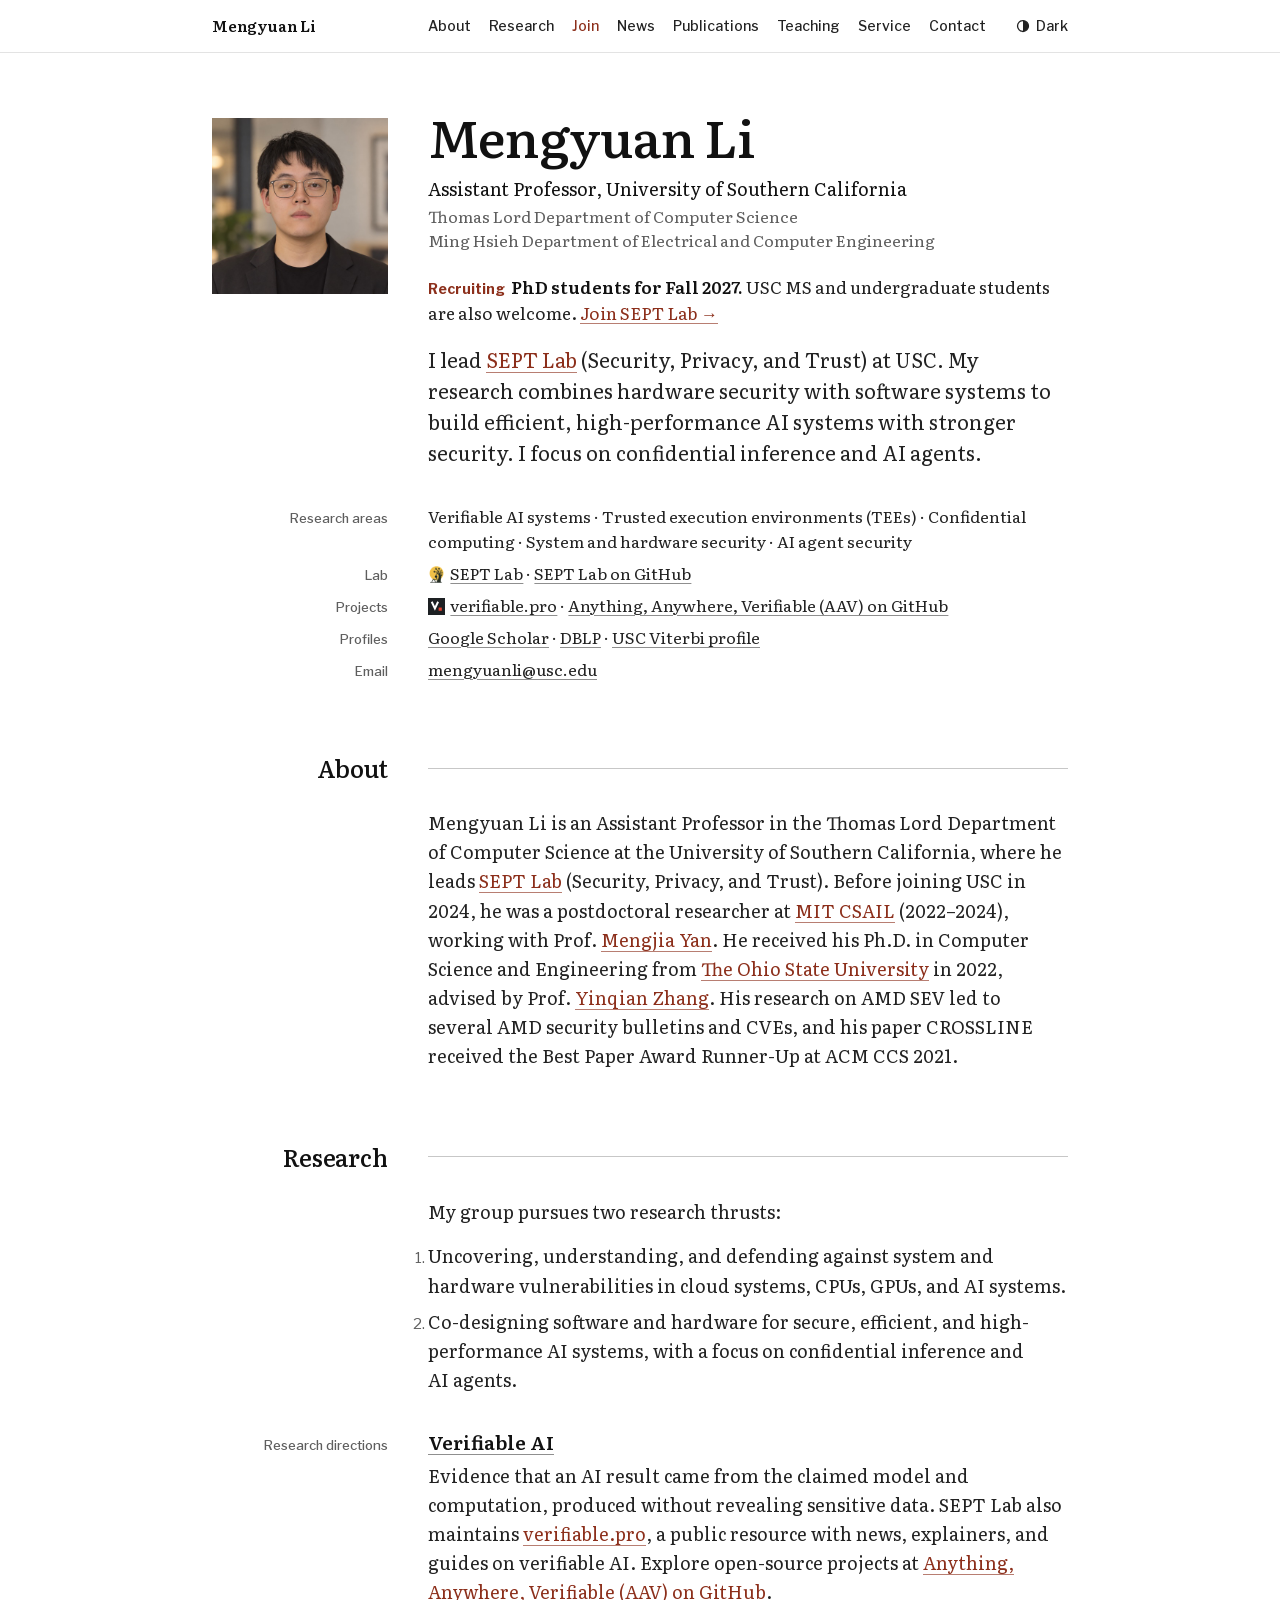
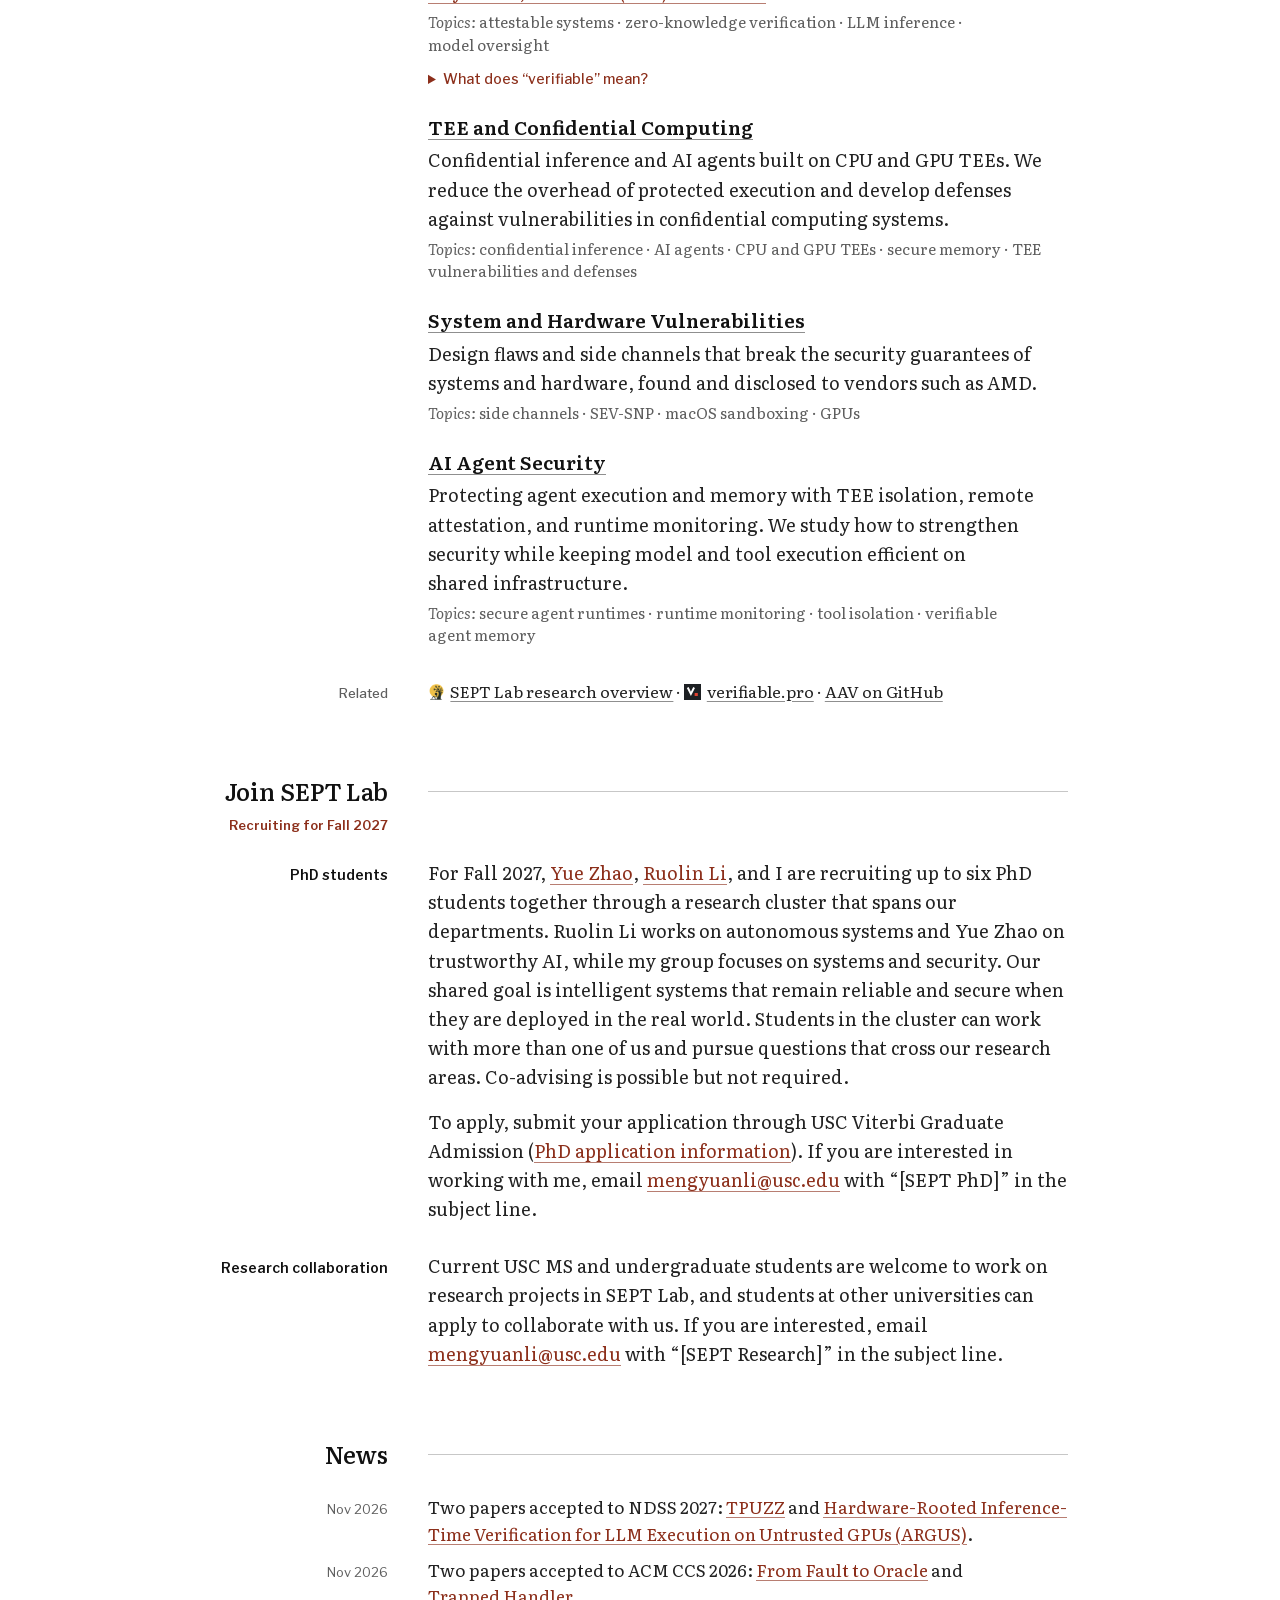
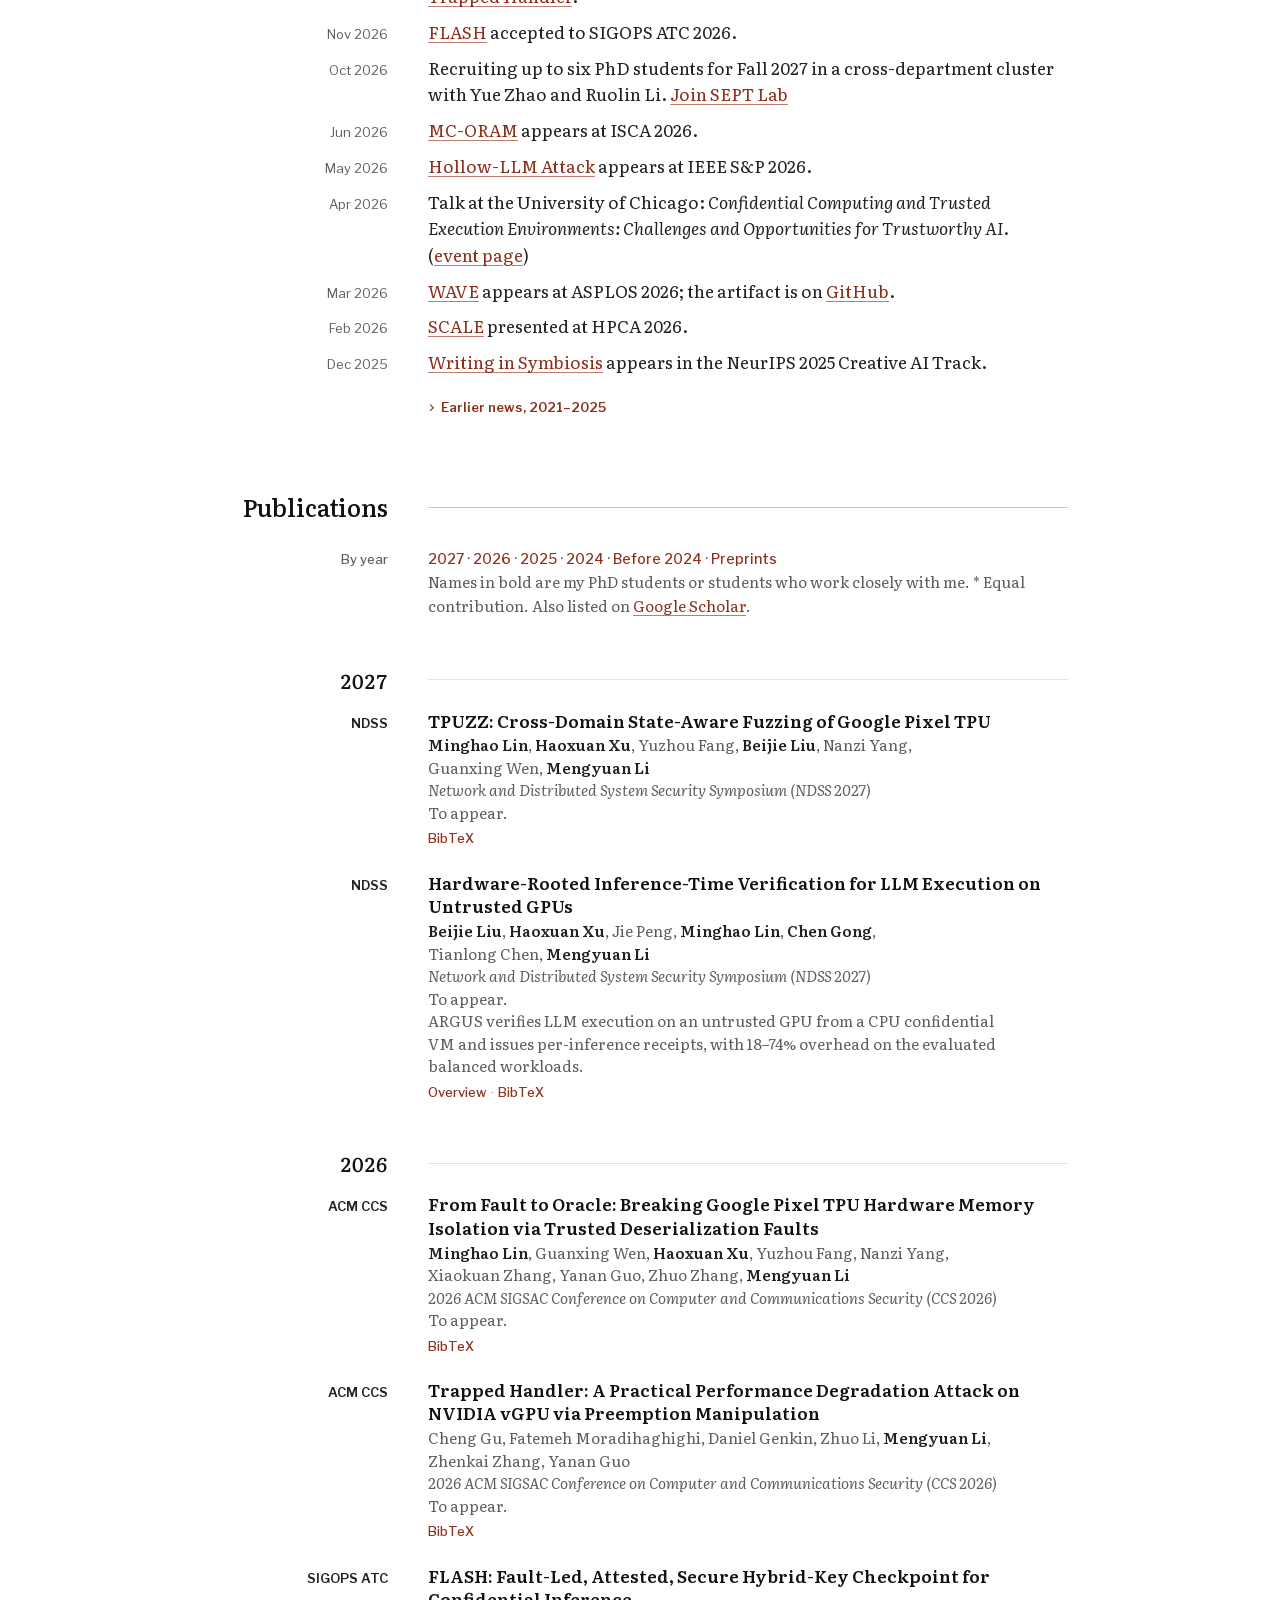
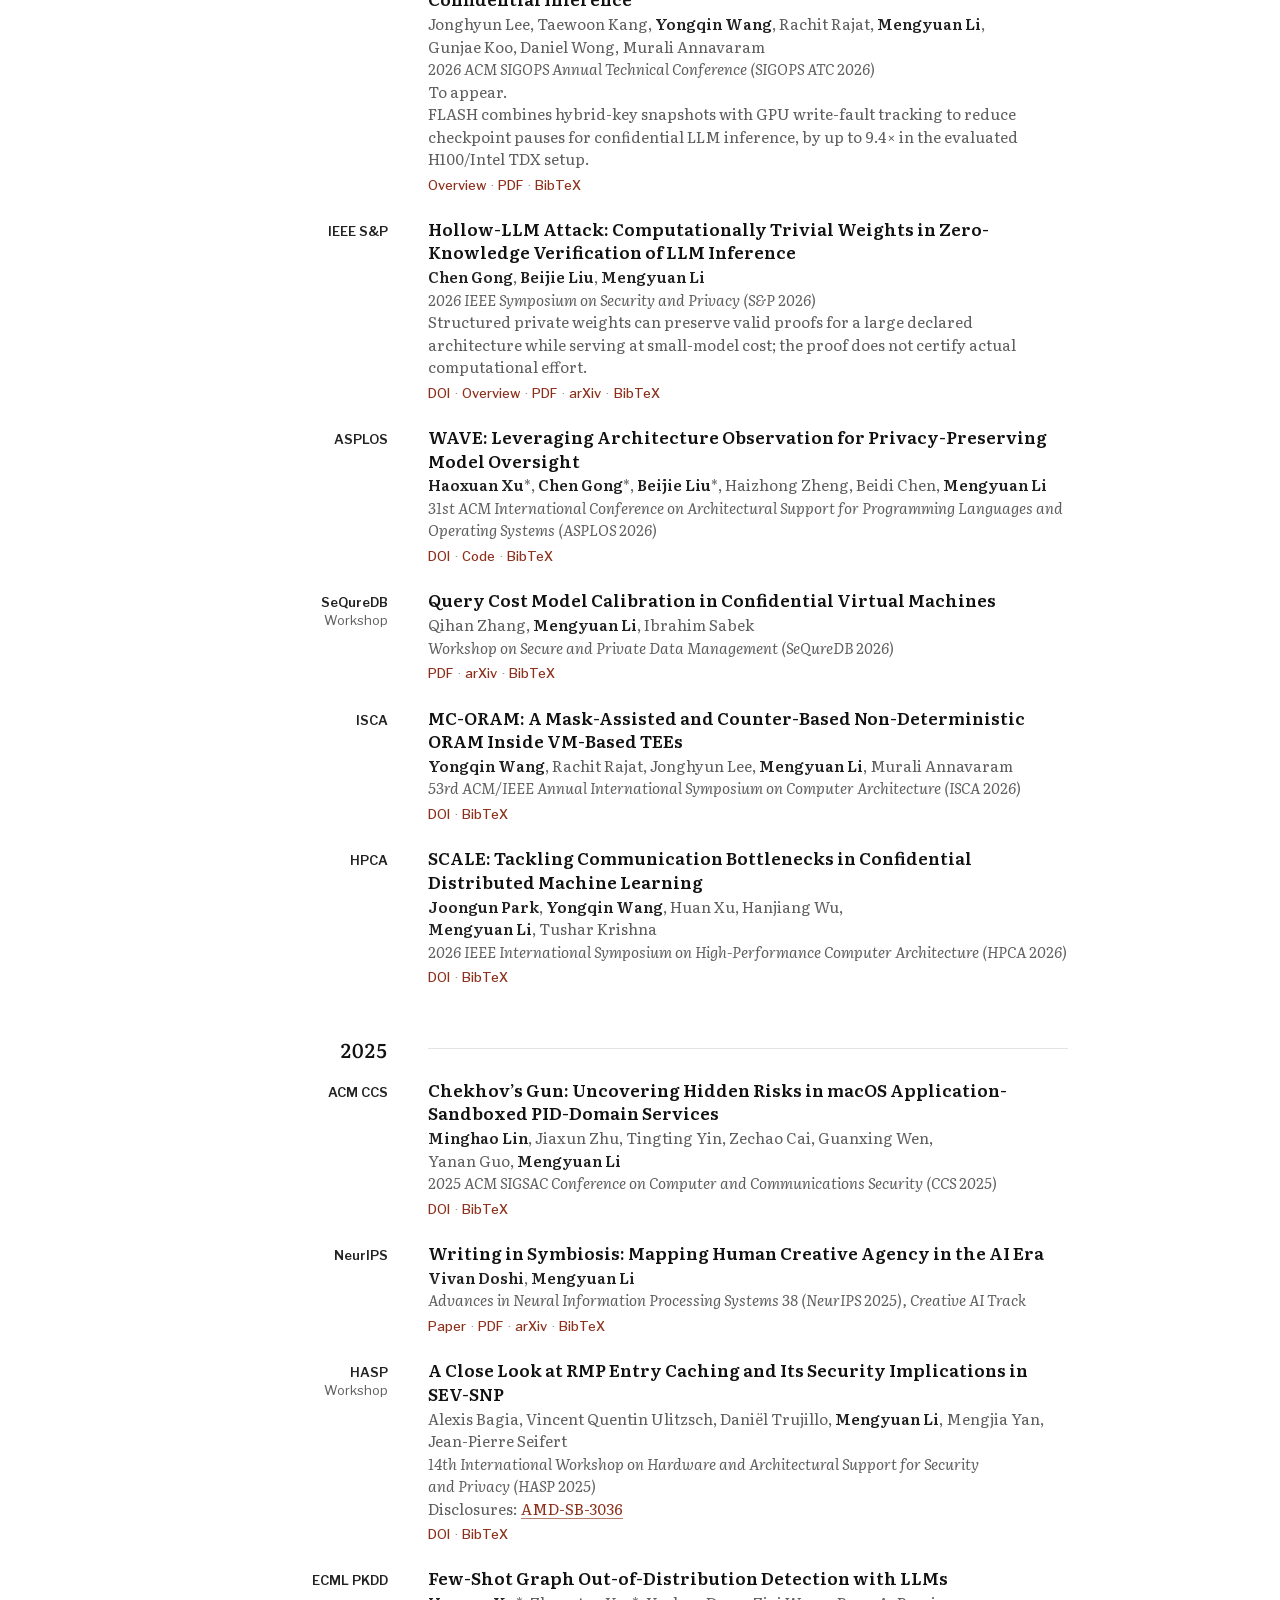
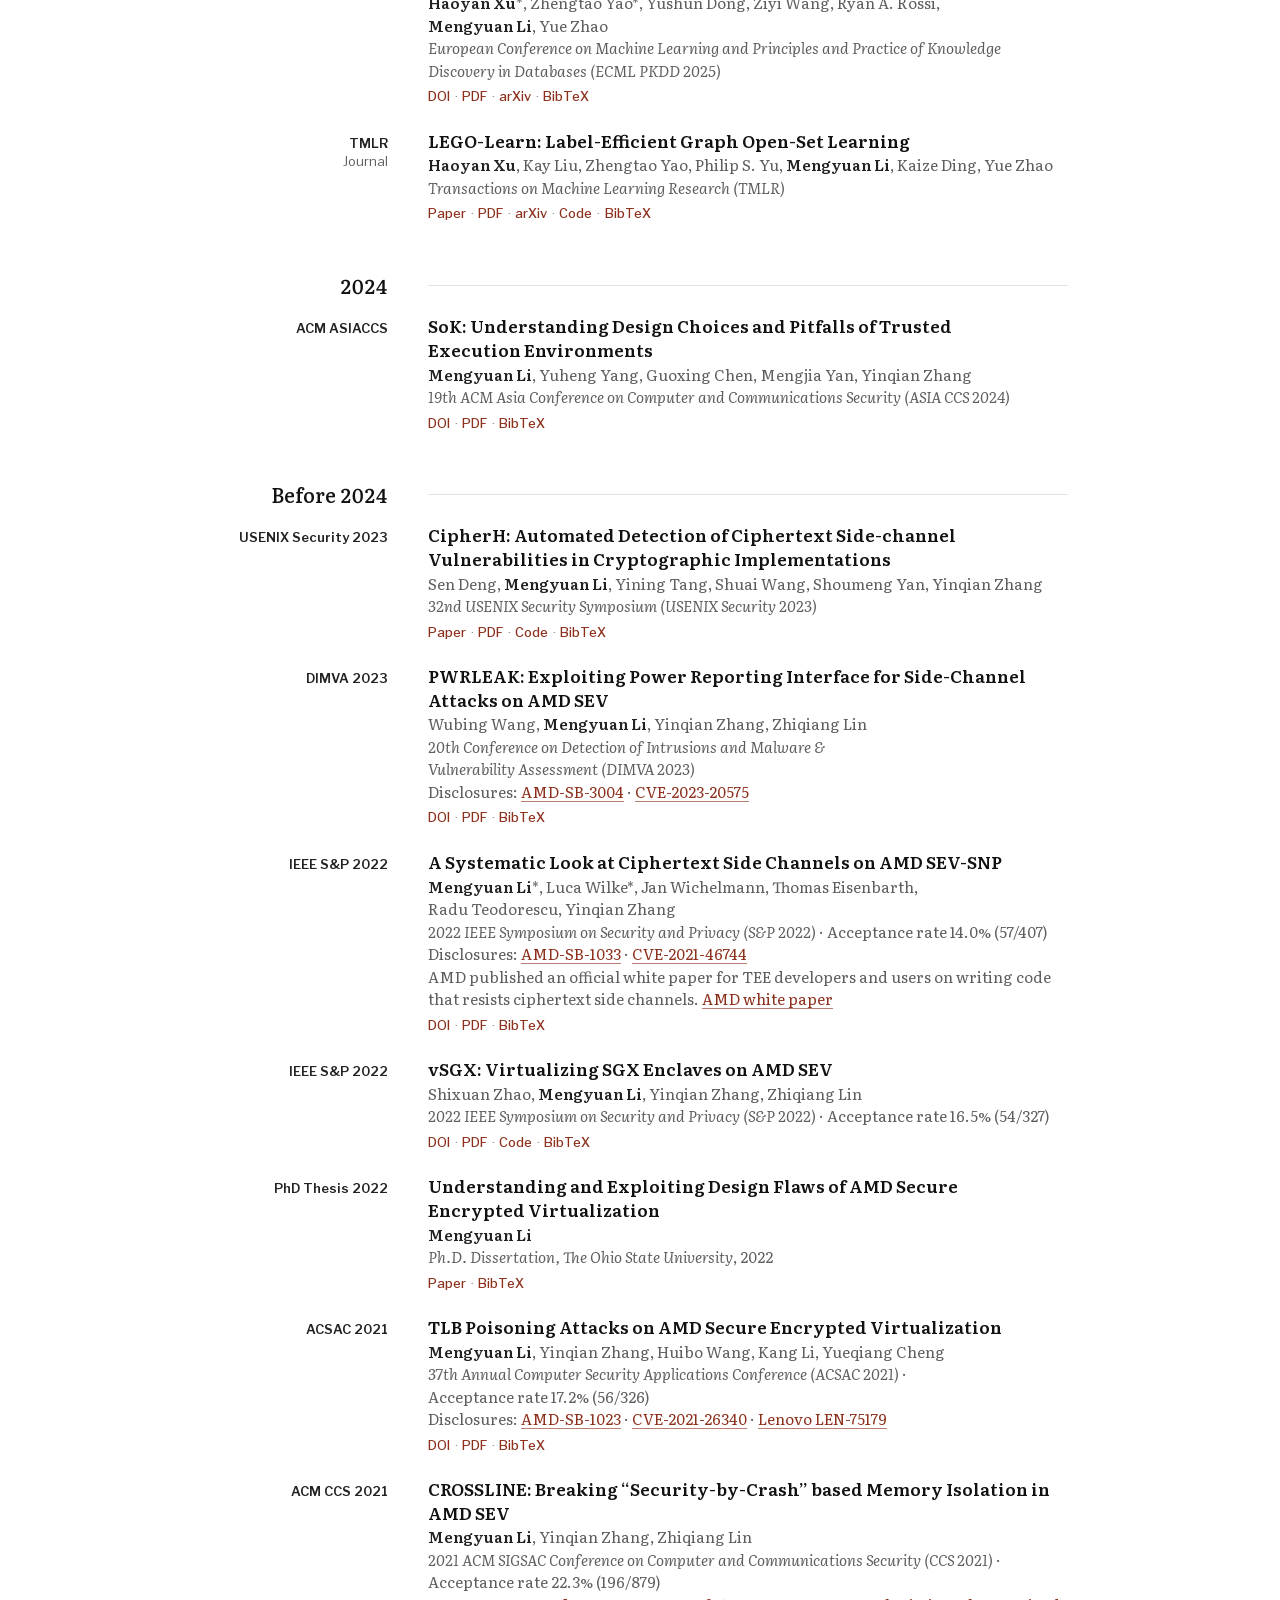
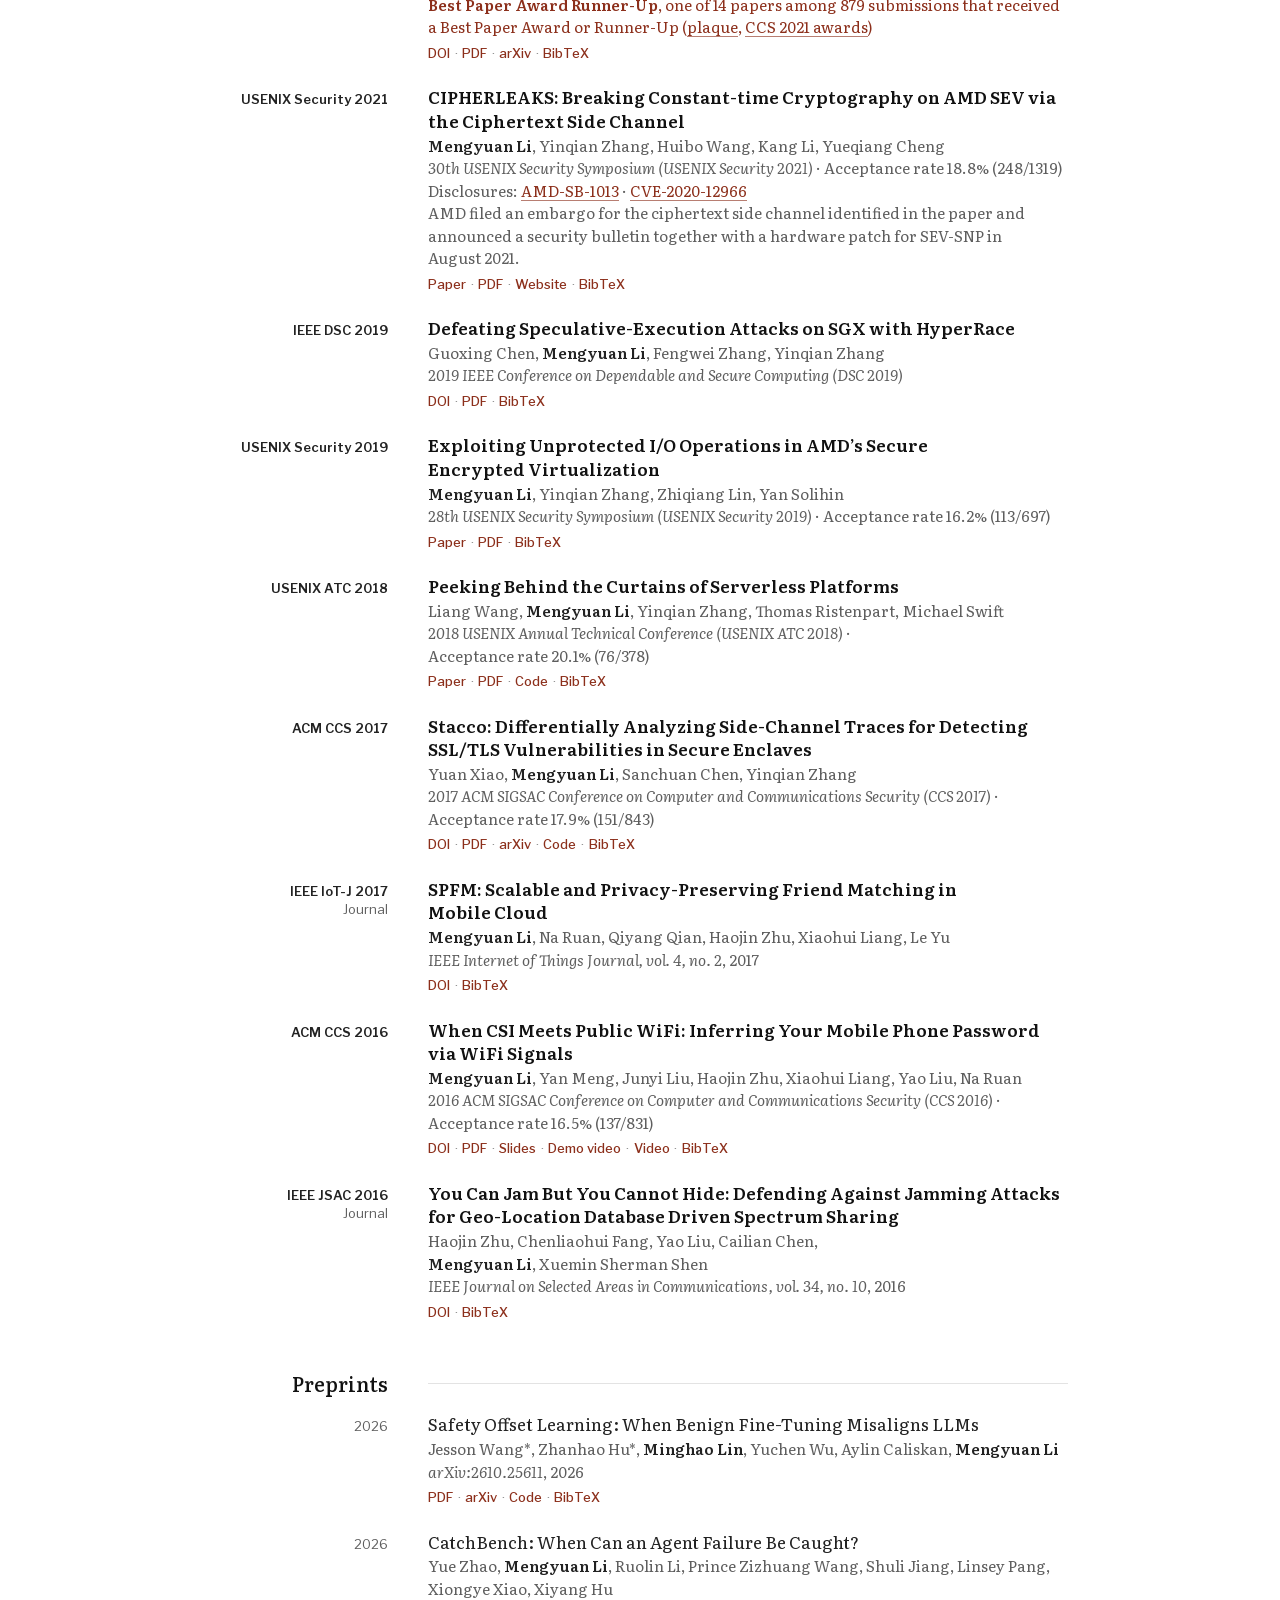
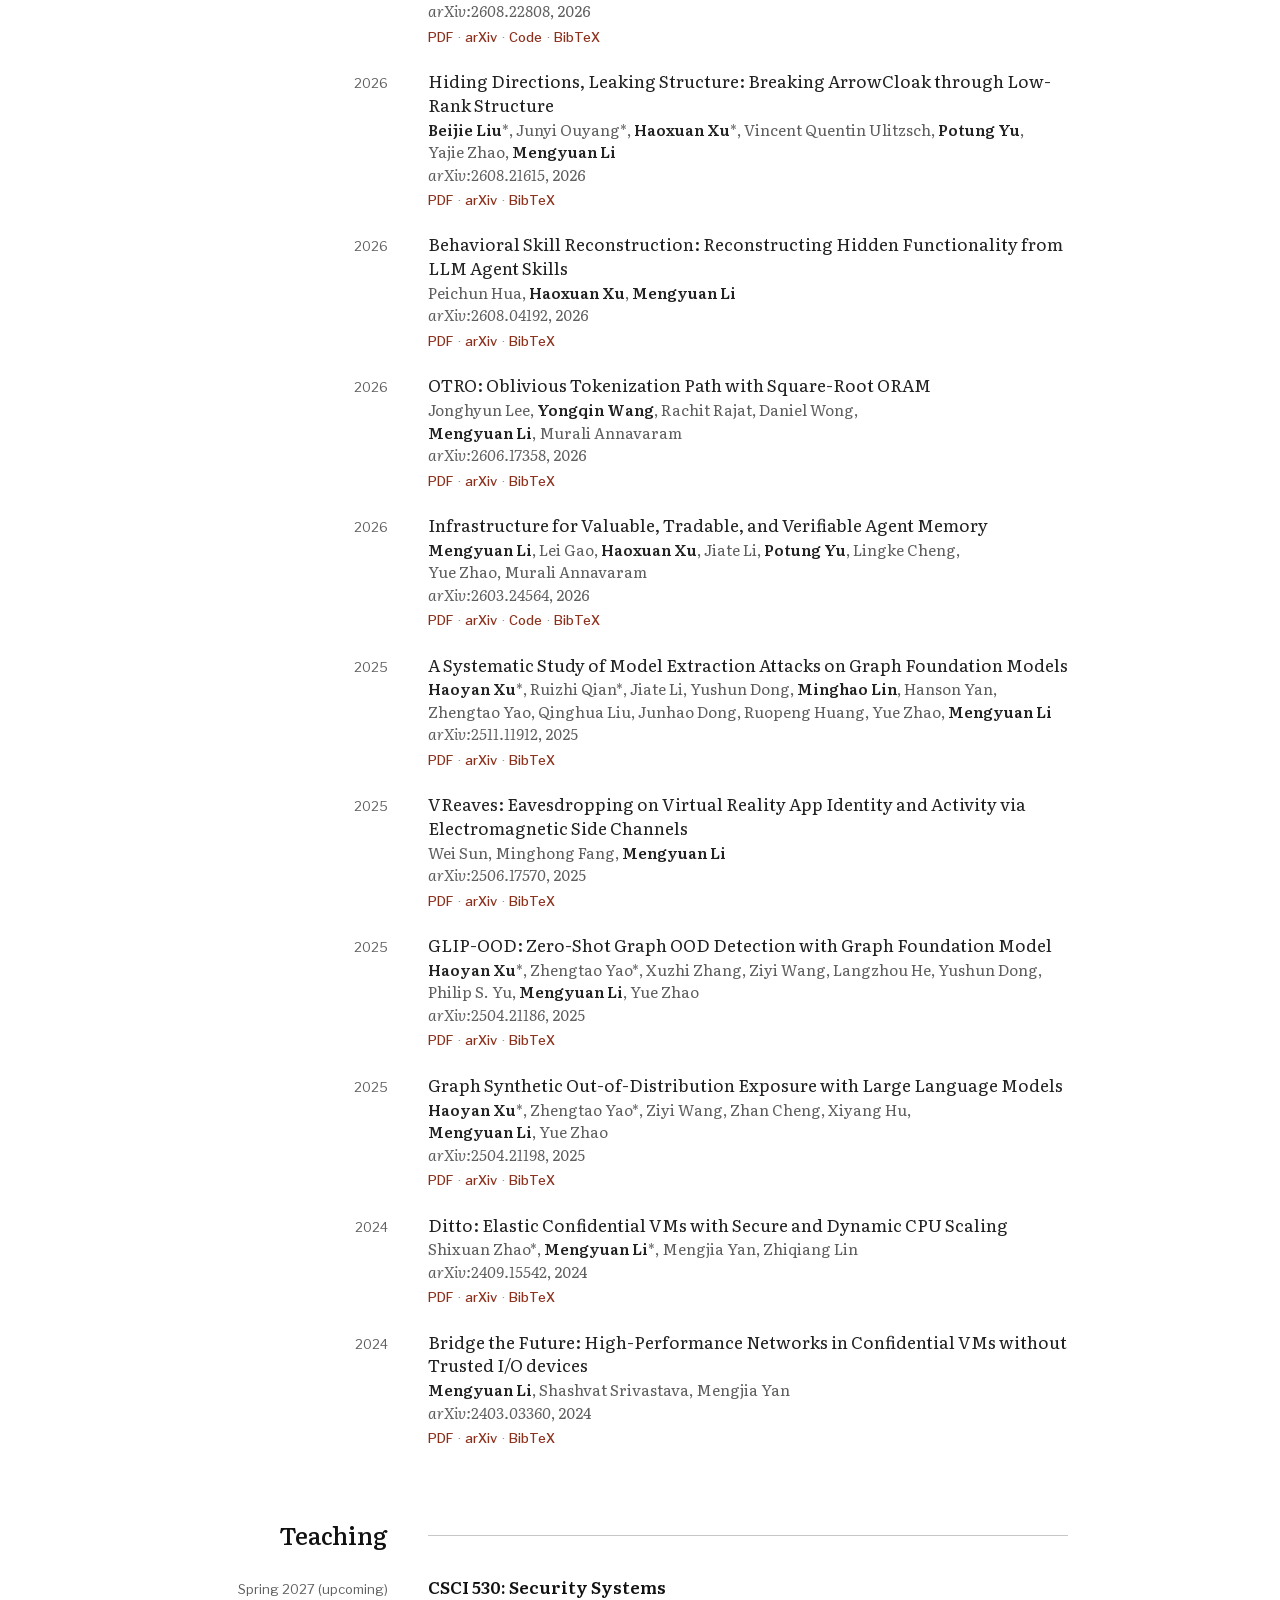
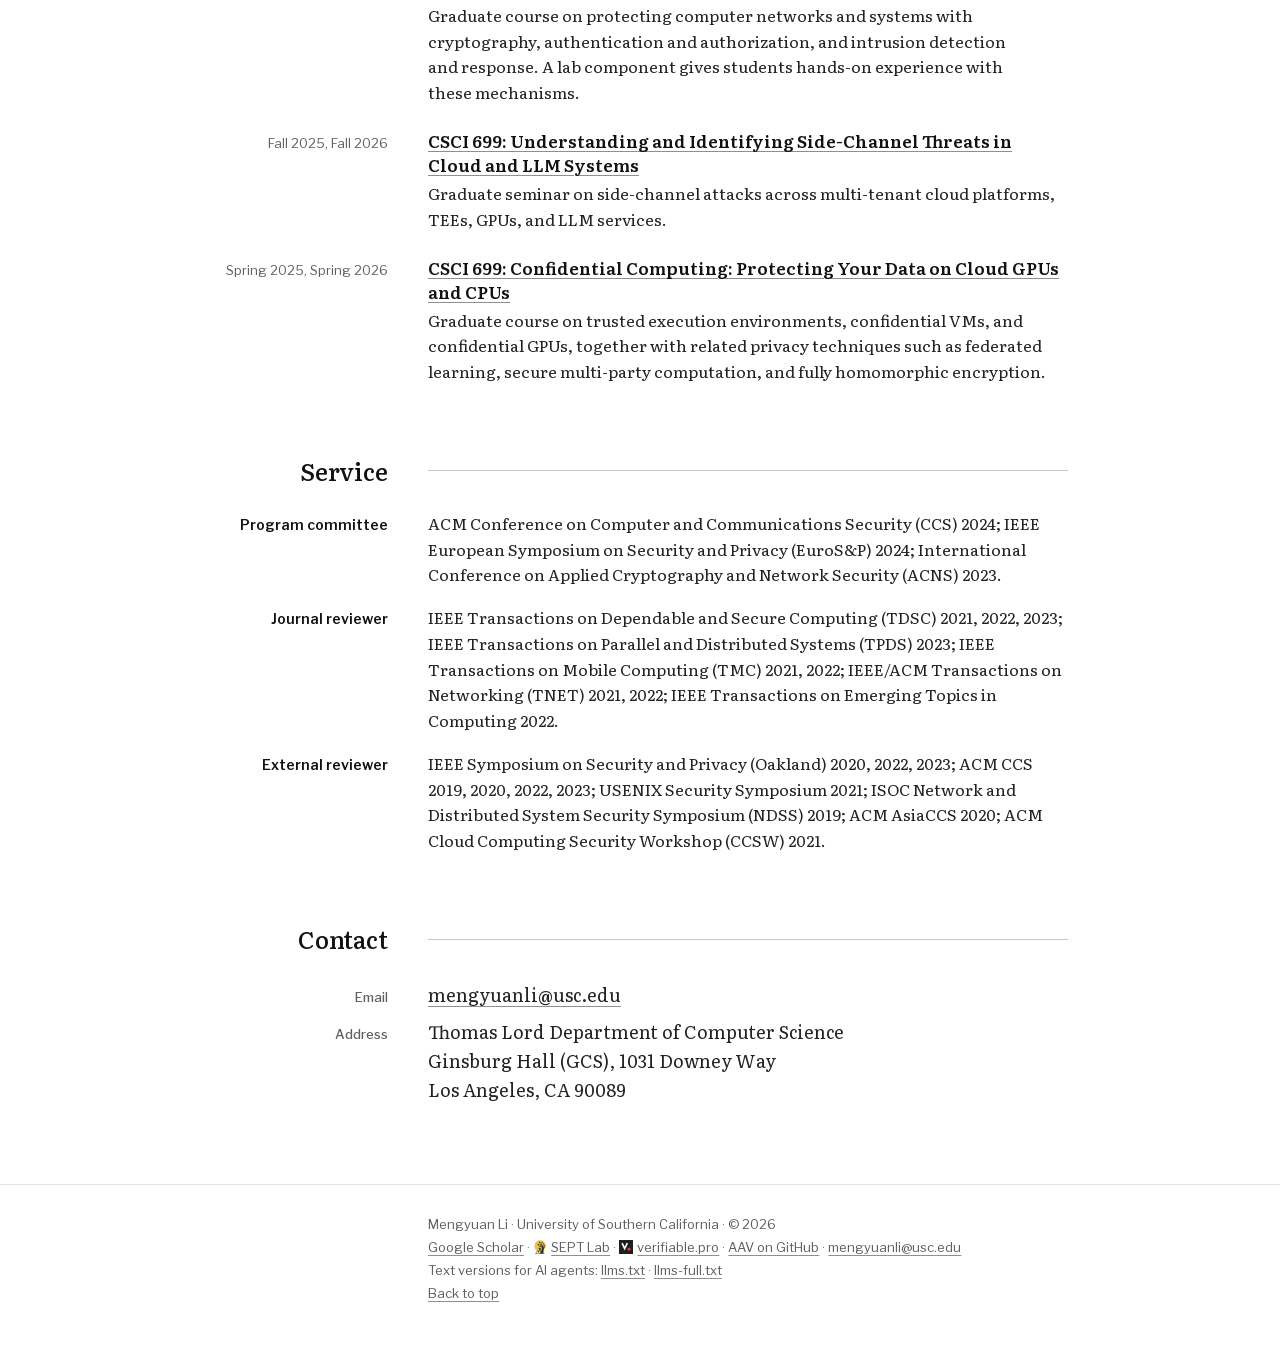
<file: index.html>
<!DOCTYPE html>
<html lang="en">
<head>
<meta charset="utf-8">
<meta name="viewport" content="width=device-width, initial-scale=1">
<title>Mengyuan Li | TEE, Confidential Computing, Verifiable AI, and AI Systems Security</title>
<meta name="description" content="Mengyuan Li is an Assistant Professor of Computer Science at USC and leads SEPT Lab. Recruiting PhD students for Fall 2027. Research on efficient, high-performance confidential inference and AI agents, verifiable AI, and system and hardware security.">
<meta name="author" content="Mengyuan Li">
<meta name="google-site-verification" content="zdhqFpA0oKjkjctPEFDgbejj96u3NkxTf8JfEv7Bwqs">
<link rel="canonical" href="https://mengyuanli.com/">
<link rel="alternate" type="text/markdown" title="LLM-friendly site index (llms.txt)" href="https://mengyuanli.com/llms.txt">
<link rel="alternate" type="text/markdown" title="Full site text for LLMs (llms-full.txt)" href="https://mengyuanli.com/llms-full.txt">
<link rel="me" href="https://scholar.google.com/citations?user=cgjqyuoAAAAJ">
<link rel="me" href="https://dblp.org/pid/157/4437-4.html">
<link rel="me" href="https://viterbi.usc.edu/directory/faculty/Li/Mengyuan">
<link rel="me" href="https://github.com/Mengyuan-L">
<meta property="og:type" content="profile">
<meta property="og:site_name" content="Mengyuan Li">
<meta property="og:title" content="Mengyuan Li | TEE, Confidential Computing, Verifiable AI, and AI Systems Security">
<meta property="og:description" content="Efficient, high-performance confidential inference and AI agents with stronger security. Mengyuan Li leads SEPT Lab at USC and is recruiting PhD students for Fall 2027.">
<meta property="og:url" content="https://mengyuanli.com/">
<meta property="og:image" content="https://mengyuanli.com/files/mengyuan-480.jpg">
<meta property="og:image:width" content="480">
<meta property="og:image:height" content="480">
<meta property="og:image:alt" content="Portrait of Mengyuan Li">
<meta property="profile:first_name" content="Mengyuan">
<meta property="profile:last_name" content="Li">
<meta name="twitter:card" content="summary">
<meta name="theme-color" content="#ffffff" media="(prefers-color-scheme: light)">
<meta name="theme-color" content="#141414" media="(prefers-color-scheme: dark)">
<link rel="icon" href="assets/img/favicon.svg?v=3" type="image/svg+xml">
<link rel="icon" href="assets/img/favicon-32.png?v=3" sizes="32x32" type="image/png">
<link rel="apple-touch-icon" href="assets/img/apple-touch-icon.png?v=3">
<script>(function(){var d=document.documentElement;d.classList.add('js');try{var t=localStorage.getItem('theme');if(t==='light'||t==='dark'){d.setAttribute('data-theme',t);var c=t==='dark'?'#141414':'#ffffff',m=document.querySelectorAll('meta[name="theme-color"]');for(var i=0;i<m.length;i++)m[i].setAttribute('content',c);}}catch(e){}})();</script>
<link rel="stylesheet" href="assets/css/site.css?v=20261028">
<script src="assets/js/site.js" defer></script>
<!-- BEGIN json-ld (generated) -->
<script type="application/ld+json">
{"@context":"https://schema.org","@graph":[
{"@type":"ProfilePage","@id":"https://mengyuanli.com/#profilepage","url":"https://mengyuanli.com/","name":"Mengyuan Li | TEE, Confidential Computing, Verifiable AI, and AI Systems Security","inLanguage":"en","dateModified":"2026-11-10","mainEntity":{"@id":"https://mengyuanli.com/#person"},"isPartOf":{"@id":"https://mengyuanli.com/#website"},"relatedLink":["https://septlab.com/","https://verifiable.pro/"]},
{"@type":"WebSite","@id":"https://mengyuanli.com/#website","url":"https://mengyuanli.com/","name":"Mengyuan Li","inLanguage":"en","publisher":{"@id":"https://mengyuanli.com/#person"}},
{"@type":"Person","@id":"https://mengyuanli.com/#person","name":"Mengyuan Li","givenName":"Mengyuan","familyName":"Li","url":"https://mengyuanli.com/","image":"https://mengyuanli.com/files/mengyuan-480.jpg","email":"mailto:mengyuanli@usc.edu","jobTitle":"Assistant Professor of Computer Science","description":"Assistant Professor of Computer Science at the University of Southern California and leader of SEPT Lab (Security, Privacy, and Trust). Research on efficient, high-performance AI systems with stronger security, focusing on confidential inference and AI agents, alongside verifiable AI and system and hardware security.","worksFor":{"@id":"https://mengyuanli.com/#usc"},"affiliation":[{"@id":"https://mengyuanli.com/#usc-cs"},{"@id":"https://mengyuanli.com/#usc-ece"},{"@id":"https://septlab.com/#lab"}],"memberOf":{"@id":"https://septlab.com/#lab"},"alumniOf":[{"@type":"CollegeOrUniversity","name":"The Ohio State University","url":"https://www.osu.edu/"}],"knowsAbout":["Verifiable AI systems","Trusted execution environments (TEEs)","Confidential computing","AMD SEV-SNP","Intel SGX","Confidential VMs","Confidential GPUs","Zero-knowledge verification of LLM inference","Side-channel attacks","System and hardware security","Cloud security","AI systems security","AI agent security","Confidential inference","High-performance AI systems","Secure AI agent runtimes"],"award":["Best Paper Award Runner-Up, ACM CCS 2021 (CROSSLINE)"],"sameAs":["https://scholar.google.com/citations?user=cgjqyuoAAAAJ","https://dblp.org/pid/157/4437-4.html","https://viterbi.usc.edu/directory/faculty/Li/Mengyuan","https://github.com/Mengyuan-L","https://septlab.com/people.html#person-mengyuan-li"],"workLocation":{"@type":"Place","name":"Ginsburg Hall (GCS), University of Southern California","address":{"@type":"PostalAddress","streetAddress":"1031 Downey Way","addressLocality":"Los Angeles","addressRegion":"CA","postalCode":"90089","addressCountry":"US"}}},
{"@type":"CollegeOrUniversity","@id":"https://mengyuanli.com/#usc","name":"University of Southern California","url":"https://www.usc.edu/"},
{"@type":"Organization","@id":"https://mengyuanli.com/#usc-cs","name":"Thomas Lord Department of Computer Science","url":"https://www.cs.usc.edu/","parentOrganization":{"@id":"https://mengyuanli.com/#usc"}},
{"@type":"Organization","@id":"https://mengyuanli.com/#usc-ece","name":"Ming Hsieh Department of Electrical and Computer Engineering","url":"https://minghsiehece.usc.edu/","parentOrganization":{"@id":"https://mengyuanli.com/#usc"}},
{"@type":"Organization","@id":"https://septlab.com/#lab","name":"SEPT Lab","alternateName":"Security, Privacy, and Trust Lab","url":"https://septlab.com/","founder":{"@id":"https://mengyuanli.com/#person"},"parentOrganization":{"@id":"https://mengyuanli.com/#usc-cs"},"sameAs":["https://github.com/sept-usc"]},
{"@type":"WebSite","@id":"https://verifiable.pro/#website","name":"verifiable.pro","url":"https://verifiable.pro/","description":"Public resource maintained by SEPT Lab with news, explainers, and guides on verifiable AI.","maintainer":{"@id":"https://septlab.com/#lab"}},
{"@type":"ScholarlyArticle","@id":"https://mengyuanli.com/#tpuzz-ndss27","name":"TPUZZ: Cross-Domain State-Aware Fuzzing of Google Pixel TPU","author":[{"@type":"Person","name":"Minghao Lin"},{"@type":"Person","name":"Haoxuan Xu"},{"@type":"Person","name":"Yuzhou Fang"},{"@type":"Person","name":"Beijie Liu"},{"@type":"Person","name":"Nanzi Yang"},{"@type":"Person","name":"Guanxing Wen"},{"@id":"https://mengyuanli.com/#person"}],"datePublished":"2027","isPartOf":{"@type":"CreativeWork","name":"Network and Distributed System Security Symposium (NDSS 2027)"}},
{"@type":"ScholarlyArticle","@id":"https://mengyuanli.com/#argus-ndss27","name":"Hardware-Rooted Inference-Time Verification for LLM Execution on Untrusted GPUs","author":[{"@type":"Person","name":"Beijie Liu"},{"@type":"Person","name":"Haoxuan Xu"},{"@type":"Person","name":"Jie Peng"},{"@type":"Person","name":"Minghao Lin"},{"@type":"Person","name":"Chen Gong"},{"@type":"Person","name":"Tianlong Chen"},{"@id":"https://mengyuanli.com/#person"}],"datePublished":"2027","url":"https://septlab.com/papers/argus.html","isPartOf":{"@type":"CreativeWork","name":"Network and Distributed System Security Symposium (NDSS 2027)"}},
{"@type":"ScholarlyArticle","@id":"https://mengyuanli.com/#fault-oracle-ccs26","name":"From Fault to Oracle: Breaking Google Pixel TPU Hardware Memory Isolation via Trusted Deserialization Faults","author":[{"@type":"Person","name":"Minghao Lin"},{"@type":"Person","name":"Guanxing Wen"},{"@type":"Person","name":"Haoxuan Xu"},{"@type":"Person","name":"Yuzhou Fang"},{"@type":"Person","name":"Nanzi Yang"},{"@type":"Person","name":"Xiaokuan Zhang"},{"@type":"Person","name":"Yanan Guo"},{"@type":"Person","name":"Zhuo Zhang"},{"@id":"https://mengyuanli.com/#person"}],"datePublished":"2026","isPartOf":{"@type":"CreativeWork","name":"2026 ACM SIGSAC Conference on Computer and Communications Security (CCS 2026)"}},
{"@type":"ScholarlyArticle","@id":"https://mengyuanli.com/#trapped-handler-ccs26","name":"Trapped Handler: A Practical Performance Degradation Attack on NVIDIA vGPU via Preemption Manipulation","author":[{"@type":"Person","name":"Cheng Gu"},{"@type":"Person","name":"Fatemeh Moradihaghighi"},{"@type":"Person","name":"Daniel Genkin"},{"@type":"Person","name":"Zhuo Li"},{"@id":"https://mengyuanli.com/#person"},{"@type":"Person","name":"Zhenkai Zhang"},{"@type":"Person","name":"Yanan Guo"}],"datePublished":"2026","isPartOf":{"@type":"CreativeWork","name":"2026 ACM SIGSAC Conference on Computer and Communications Security (CCS 2026)"}},
{"@type":"ScholarlyArticle","@id":"https://mengyuanli.com/#flash-atc26","name":"FLASH: Fault-Led, Attested, Secure Hybrid-Key Checkpoint for Confidential Inference","author":[{"@type":"Person","name":"Jonghyun Lee"},{"@type":"Person","name":"Taewoon Kang"},{"@type":"Person","name":"Yongqin Wang"},{"@type":"Person","name":"Rachit Rajat"},{"@id":"https://mengyuanli.com/#person"},{"@type":"Person","name":"Gunjae Koo"},{"@type":"Person","name":"Daniel Wong"},{"@type":"Person","name":"Murali Annavaram"}],"datePublished":"2026","url":"https://septlab.com/papers/flash.html","isPartOf":{"@type":"CreativeWork","name":"2026 ACM SIGOPS Annual Technical Conference (SIGOPS ATC 2026)"}},
{"@type":"ScholarlyArticle","@id":"https://mengyuanli.com/#hollow-llm-sp26","name":"Hollow-LLM Attack: Computationally Trivial Weights in Zero-Knowledge Verification of LLM Inference","author":[{"@type":"Person","name":"Chen Gong"},{"@type":"Person","name":"Beijie Liu"},{"@id":"https://mengyuanli.com/#person"}],"datePublished":"2026","url":"https://doi.org/10.1109/SP63933.2026.00258","isPartOf":{"@type":"CreativeWork","name":"2026 IEEE Symposium on Security and Privacy (S&P 2026)"},"identifier":[{"@type":"PropertyValue","propertyID":"DOI","value":"10.1109/SP63933.2026.00258"},{"@type":"PropertyValue","propertyID":"arXiv","value":"2607.28884"}],"sameAs":"https://arxiv.org/abs/2607.28884"},
{"@type":"ScholarlyArticle","@id":"https://mengyuanli.com/#wave-asplos26","name":"WAVE: Leveraging Architecture Observation for Privacy-Preserving Model Oversight","author":[{"@type":"Person","name":"Haoxuan Xu"},{"@type":"Person","name":"Chen Gong"},{"@type":"Person","name":"Beijie Liu"},{"@type":"Person","name":"Haizhong Zheng"},{"@type":"Person","name":"Beidi Chen"},{"@id":"https://mengyuanli.com/#person"}],"datePublished":"2026","url":"https://doi.org/10.1145/3779212.3790247","isPartOf":{"@type":"CreativeWork","name":"31st ACM International Conference on Architectural Support for Programming Languages and Operating Systems (ASPLOS 2026)"},"identifier":{"@type":"PropertyValue","propertyID":"DOI","value":"10.1145/3779212.3790247"}},
{"@type":"ScholarlyArticle","@id":"https://mengyuanli.com/#cvm-query-cost-sequredb26","name":"Query Cost Model Calibration in Confidential Virtual Machines","author":[{"@type":"Person","name":"Qihan Zhang"},{"@id":"https://mengyuanli.com/#person"},{"@type":"Person","name":"Ibrahim Sabek"}],"datePublished":"2026","url":"https://arxiv.org/abs/2606.26385","isPartOf":{"@type":"CreativeWork","name":"Workshop on Secure and Private Data Management (SeQureDB 2026)"},"identifier":{"@type":"PropertyValue","propertyID":"arXiv","value":"2606.26385"}},
{"@type":"ScholarlyArticle","@id":"https://mengyuanli.com/#mc-oram-isca26","name":"MC-ORAM: A Mask-Assisted and Counter-Based Non-Deterministic ORAM Inside VM-Based TEEs","author":[{"@type":"Person","name":"Yongqin Wang"},{"@type":"Person","name":"Rachit Rajat"},{"@type":"Person","name":"Jonghyun Lee"},{"@id":"https://mengyuanli.com/#person"},{"@type":"Person","name":"Murali Annavaram"}],"datePublished":"2026","url":"https://doi.org/10.1109/ISCA66397.2026.00047","isPartOf":{"@type":"CreativeWork","name":"53rd ACM/IEEE Annual International Symposium on Computer Architecture (ISCA 2026)"},"identifier":{"@type":"PropertyValue","propertyID":"DOI","value":"10.1109/ISCA66397.2026.00047"}},
{"@type":"ScholarlyArticle","@id":"https://mengyuanli.com/#scale-hpca26","name":"SCALE: Tackling Communication Bottlenecks in Confidential Distributed Machine Learning","author":[{"@type":"Person","name":"Joongun Park"},{"@type":"Person","name":"Yongqin Wang"},{"@type":"Person","name":"Huan Xu"},{"@type":"Person","name":"Hanjiang Wu"},{"@id":"https://mengyuanli.com/#person"},{"@type":"Person","name":"Tushar Krishna"}],"datePublished":"2026","url":"https://doi.org/10.1109/HPCA68181.2026.11408582","isPartOf":{"@type":"CreativeWork","name":"2026 IEEE International Symposium on High-Performance Computer Architecture (HPCA 2026)"},"identifier":{"@type":"PropertyValue","propertyID":"DOI","value":"10.1109/HPCA68181.2026.11408582"}},
{"@type":"ScholarlyArticle","@id":"https://mengyuanli.com/#safety-offset-arxiv26","name":"Safety Offset Learning: When Benign Fine-Tuning Misaligns LLMs","author":[{"@type":"Person","name":"Jesson Wang"},{"@type":"Person","name":"Zhanhao Hu"},{"@type":"Person","name":"Minghao Lin"},{"@type":"Person","name":"Yuchen Wu"},{"@type":"Person","name":"Aylin Caliskan"},{"@id":"https://mengyuanli.com/#person"}],"datePublished":"2026","url":"https://arxiv.org/abs/2610.25611","isPartOf":{"@type":"CreativeWork","name":"arXiv preprint arXiv:2610.25611"},"creativeWorkStatus":"Preprint","identifier":{"@type":"PropertyValue","propertyID":"arXiv","value":"2610.25611"}},
{"@type":"ScholarlyArticle","@id":"https://mengyuanli.com/#catchbench-arxiv26","name":"CatchBench: When Can an Agent Failure Be Caught?","author":[{"@type":"Person","name":"Yue Zhao"},{"@id":"https://mengyuanli.com/#person"},{"@type":"Person","name":"Ruolin Li"},{"@type":"Person","name":"Prince Zizhuang Wang"},{"@type":"Person","name":"Shuli Jiang"},{"@type":"Person","name":"Linsey Pang"},{"@type":"Person","name":"Xiongye Xiao"},{"@type":"Person","name":"Xiyang Hu"}],"datePublished":"2026","url":"https://arxiv.org/abs/2608.22808","isPartOf":{"@type":"CreativeWork","name":"arXiv preprint arXiv:2608.22808"},"creativeWorkStatus":"Preprint","identifier":{"@type":"PropertyValue","propertyID":"arXiv","value":"2608.22808"}},
{"@type":"ScholarlyArticle","@id":"https://mengyuanli.com/#arrowcloak-arxiv26","name":"Hiding Directions, Leaking Structure: Breaking ArrowCloak through Low-Rank Structure","author":[{"@type":"Person","name":"Beijie Liu"},{"@type":"Person","name":"Junyi Ouyang"},{"@type":"Person","name":"Haoxuan Xu"},{"@type":"Person","name":"Vincent Quentin Ulitzsch"},{"@type":"Person","name":"Potung Yu"},{"@type":"Person","name":"Yajie Zhao"},{"@id":"https://mengyuanli.com/#person"}],"datePublished":"2026","url":"https://arxiv.org/abs/2608.21615","isPartOf":{"@type":"CreativeWork","name":"arXiv preprint arXiv:2608.21615"},"creativeWorkStatus":"Preprint","identifier":{"@type":"PropertyValue","propertyID":"arXiv","value":"2608.21615"}},
{"@type":"ScholarlyArticle","@id":"https://mengyuanli.com/#skill-reconstruction-arxiv26","name":"Behavioral Skill Reconstruction: Reconstructing Hidden Functionality from LLM Agent Skills","author":[{"@type":"Person","name":"Peichun Hua"},{"@type":"Person","name":"Haoxuan Xu"},{"@id":"https://mengyuanli.com/#person"}],"datePublished":"2026","url":"https://arxiv.org/abs/2608.04192","isPartOf":{"@type":"CreativeWork","name":"arXiv preprint arXiv:2608.04192"},"creativeWorkStatus":"Preprint","identifier":{"@type":"PropertyValue","propertyID":"arXiv","value":"2608.04192"}},
{"@type":"ScholarlyArticle","@id":"https://mengyuanli.com/#otro-arxiv26","name":"OTRO: Oblivious Tokenization Path with Square-Root ORAM","author":[{"@type":"Person","name":"Jonghyun Lee"},{"@type":"Person","name":"Yongqin Wang"},{"@type":"Person","name":"Rachit Rajat"},{"@type":"Person","name":"Daniel Wong"},{"@id":"https://mengyuanli.com/#person"},{"@type":"Person","name":"Murali Annavaram"}],"datePublished":"2026","url":"https://arxiv.org/abs/2606.17358","isPartOf":{"@type":"CreativeWork","name":"arXiv preprint arXiv:2606.17358"},"creativeWorkStatus":"Preprint","identifier":{"@type":"PropertyValue","propertyID":"arXiv","value":"2606.17358"}},
{"@type":"ScholarlyArticle","@id":"https://mengyuanli.com/#agent-memory-arxiv26","name":"Infrastructure for Valuable, Tradable, and Verifiable Agent Memory","author":[{"@id":"https://mengyuanli.com/#person"},{"@type":"Person","name":"Lei Gao"},{"@type":"Person","name":"Haoxuan Xu"},{"@type":"Person","name":"Jiate Li"},{"@type":"Person","name":"Potung Yu"},{"@type":"Person","name":"Lingke Cheng"},{"@type":"Person","name":"Yue Zhao"},{"@type":"Person","name":"Murali Annavaram"}],"datePublished":"2026","url":"https://arxiv.org/abs/2603.24564","isPartOf":{"@type":"CreativeWork","name":"arXiv preprint arXiv:2603.24564"},"creativeWorkStatus":"Preprint","identifier":{"@type":"PropertyValue","propertyID":"arXiv","value":"2603.24564"}},
{"@type":"ScholarlyArticle","@id":"https://mengyuanli.com/#chekhovs-gun-ccs25","name":"Chekhov's Gun: Uncovering Hidden Risks in macOS Application-Sandboxed PID-Domain Services","author":[{"@type":"Person","name":"Minghao Lin"},{"@type":"Person","name":"Jiaxun Zhu"},{"@type":"Person","name":"Tingting Yin"},{"@type":"Person","name":"Zechao Cai"},{"@type":"Person","name":"Guanxing Wen"},{"@type":"Person","name":"Yanan Guo"},{"@id":"https://mengyuanli.com/#person"}],"datePublished":"2025","url":"https://doi.org/10.1145/3719027.3765205","isPartOf":{"@type":"CreativeWork","name":"2025 ACM SIGSAC Conference on Computer and Communications Security (CCS 2025)"},"identifier":{"@type":"PropertyValue","propertyID":"DOI","value":"10.1145/3719027.3765205"}},
{"@type":"ScholarlyArticle","@id":"https://mengyuanli.com/#writing-symbiosis-neurips25","name":"Writing in Symbiosis: Mapping Human Creative Agency in the AI Era","author":[{"@type":"Person","name":"Vivan Doshi"},{"@id":"https://mengyuanli.com/#person"}],"datePublished":"2025","url":"https://proceedings.neurips.cc/paper_files/paper/2025/hash/615229550c97d1c4d006a4bf6b54590e-Abstract-Creative_AI_Track.html","isPartOf":{"@type":"CreativeWork","name":"Advances in Neural Information Processing Systems 38 (NeurIPS 2025), Creative AI Track"},"identifier":{"@type":"PropertyValue","propertyID":"arXiv","value":"2512.13697"},"sameAs":"https://arxiv.org/abs/2512.13697"},
{"@type":"ScholarlyArticle","@id":"https://mengyuanli.com/#rmp-caching-hasp25","name":"A Close Look at RMP Entry Caching and Its Security Implications in SEV-SNP","author":[{"@type":"Person","name":"Alexis Bagia"},{"@type":"Person","name":"Vincent Quentin Ulitzsch"},{"@type":"Person","name":"Daniël Trujillo"},{"@id":"https://mengyuanli.com/#person"},{"@type":"Person","name":"Mengjia Yan"},{"@type":"Person","name":"Jean-Pierre Seifert"}],"datePublished":"2025","url":"https://doi.org/10.1145/3768725.3768727","isPartOf":{"@type":"CreativeWork","name":"14th International Workshop on Hardware and Architectural Support for Security and Privacy (HASP 2025)"},"identifier":{"@type":"PropertyValue","propertyID":"DOI","value":"10.1145/3768725.3768727"}},
{"@type":"ScholarlyArticle","@id":"https://mengyuanli.com/#fewshot-graph-ood-ecmlpkdd25","name":"Few-Shot Graph Out-of-Distribution Detection with LLMs","author":[{"@type":"Person","name":"Haoyan Xu"},{"@type":"Person","name":"Zhengtao Yao"},{"@type":"Person","name":"Yushun Dong"},{"@type":"Person","name":"Ziyi Wang"},{"@type":"Person","name":"Ryan A. Rossi"},{"@id":"https://mengyuanli.com/#person"},{"@type":"Person","name":"Yue Zhao"}],"datePublished":"2025","url":"https://doi.org/10.1007/978-3-032-06078-5_18","isPartOf":{"@type":"CreativeWork","name":"European Conference on Machine Learning and Principles and Practice of Knowledge Discovery in Databases (ECML PKDD 2025)"},"identifier":[{"@type":"PropertyValue","propertyID":"DOI","value":"10.1007/978-3-032-06078-5_18"},{"@type":"PropertyValue","propertyID":"arXiv","value":"2503.22097"}],"sameAs":"https://arxiv.org/abs/2503.22097"},
{"@type":"ScholarlyArticle","@id":"https://mengyuanli.com/#lego-learn-tmlr25","name":"LEGO-Learn: Label-Efficient Graph Open-Set Learning","author":[{"@type":"Person","name":"Haoyan Xu"},{"@type":"Person","name":"Kay Liu"},{"@type":"Person","name":"Zhengtao Yao"},{"@type":"Person","name":"Philip S. Yu"},{"@id":"https://mengyuanli.com/#person"},{"@type":"Person","name":"Kaize Ding"},{"@type":"Person","name":"Yue Zhao"}],"datePublished":"2025","url":"https://openreview.net/forum?id=J6oxTJPOyN","isPartOf":{"@type":"Periodical","name":"Transactions on Machine Learning Research (TMLR)"},"identifier":{"@type":"PropertyValue","propertyID":"arXiv","value":"2410.16386"},"sameAs":"https://arxiv.org/abs/2410.16386"},
{"@type":"ScholarlyArticle","@id":"https://mengyuanli.com/#gfm-extraction-arxiv25","name":"A Systematic Study of Model Extraction Attacks on Graph Foundation Models","author":[{"@type":"Person","name":"Haoyan Xu"},{"@type":"Person","name":"Ruizhi Qian"},{"@type":"Person","name":"Jiate Li"},{"@type":"Person","name":"Yushun Dong"},{"@type":"Person","name":"Minghao Lin"},{"@type":"Person","name":"Hanson Yan"},{"@type":"Person","name":"Zhengtao Yao"},{"@type":"Person","name":"Qinghua Liu"},{"@type":"Person","name":"Junhao Dong"},{"@type":"Person","name":"Ruopeng Huang"},{"@type":"Person","name":"Yue Zhao"},{"@id":"https://mengyuanli.com/#person"}],"datePublished":"2025","url":"https://arxiv.org/abs/2511.11912","isPartOf":{"@type":"CreativeWork","name":"arXiv preprint arXiv:2511.11912"},"creativeWorkStatus":"Preprint","identifier":{"@type":"PropertyValue","propertyID":"arXiv","value":"2511.11912"}},
{"@type":"ScholarlyArticle","@id":"https://mengyuanli.com/#vreaves-arxiv25","name":"VReaves: Eavesdropping on Virtual Reality App Identity and Activity via Electromagnetic Side Channels","author":[{"@type":"Person","name":"Wei Sun"},{"@type":"Person","name":"Minghong Fang"},{"@id":"https://mengyuanli.com/#person"}],"datePublished":"2025","url":"https://arxiv.org/abs/2506.17570","isPartOf":{"@type":"CreativeWork","name":"arXiv preprint arXiv:2506.17570"},"creativeWorkStatus":"Preprint","identifier":{"@type":"PropertyValue","propertyID":"arXiv","value":"2506.17570"}},
{"@type":"ScholarlyArticle","@id":"https://mengyuanli.com/#glip-ood-arxiv25","name":"GLIP-OOD: Zero-Shot Graph OOD Detection with Graph Foundation Model","author":[{"@type":"Person","name":"Haoyan Xu"},{"@type":"Person","name":"Zhengtao Yao"},{"@type":"Person","name":"Xuzhi Zhang"},{"@type":"Person","name":"Ziyi Wang"},{"@type":"Person","name":"Langzhou He"},{"@type":"Person","name":"Yushun Dong"},{"@type":"Person","name":"Philip S. Yu"},{"@id":"https://mengyuanli.com/#person"},{"@type":"Person","name":"Yue Zhao"}],"datePublished":"2025","url":"https://arxiv.org/abs/2504.21186","isPartOf":{"@type":"CreativeWork","name":"arXiv preprint arXiv:2504.21186"},"creativeWorkStatus":"Preprint","identifier":{"@type":"PropertyValue","propertyID":"arXiv","value":"2504.21186"}},
{"@type":"ScholarlyArticle","@id":"https://mengyuanli.com/#graph-ood-exposure-arxiv25","name":"Graph Synthetic Out-of-Distribution Exposure with Large Language Models","author":[{"@type":"Person","name":"Haoyan Xu"},{"@type":"Person","name":"Zhengtao Yao"},{"@type":"Person","name":"Ziyi Wang"},{"@type":"Person","name":"Zhan Cheng"},{"@type":"Person","name":"Xiyang Hu"},{"@id":"https://mengyuanli.com/#person"},{"@type":"Person","name":"Yue Zhao"}],"datePublished":"2025","url":"https://arxiv.org/abs/2504.21198","isPartOf":{"@type":"CreativeWork","name":"arXiv preprint arXiv:2504.21198"},"creativeWorkStatus":"Preprint","identifier":{"@type":"PropertyValue","propertyID":"arXiv","value":"2504.21198"}},
{"@type":"ScholarlyArticle","@id":"https://mengyuanli.com/#sok-tee-asiaccs24","name":"SoK: Understanding Design Choices and Pitfalls of Trusted Execution Environments","author":[{"@id":"https://mengyuanli.com/#person"},{"@type":"Person","name":"Yuheng Yang"},{"@type":"Person","name":"Guoxing Chen"},{"@type":"Person","name":"Mengjia Yan"},{"@type":"Person","name":"Yinqian Zhang"}],"datePublished":"2024","url":"https://doi.org/10.1145/3634737.3644993","isPartOf":{"@type":"CreativeWork","name":"19th ACM Asia Conference on Computer and Communications Security (ASIA CCS 2024)"},"identifier":{"@type":"PropertyValue","propertyID":"DOI","value":"10.1145/3634737.3644993"}},
{"@type":"ScholarlyArticle","@id":"https://mengyuanli.com/#ditto-arxiv24","name":"Ditto: Elastic Confidential VMs with Secure and Dynamic CPU Scaling","author":[{"@type":"Person","name":"Shixuan Zhao"},{"@id":"https://mengyuanli.com/#person"},{"@type":"Person","name":"Mengjia Yan"},{"@type":"Person","name":"Zhiqiang Lin"}],"datePublished":"2024","url":"https://arxiv.org/abs/2409.15542","isPartOf":{"@type":"CreativeWork","name":"arXiv preprint arXiv:2409.15542"},"creativeWorkStatus":"Preprint","identifier":{"@type":"PropertyValue","propertyID":"arXiv","value":"2409.15542"}},
{"@type":"ScholarlyArticle","@id":"https://mengyuanli.com/#bridge-the-future-arxiv24","name":"Bridge the Future: High-Performance Networks in Confidential VMs without Trusted I/O devices","author":[{"@id":"https://mengyuanli.com/#person"},{"@type":"Person","name":"Shashvat Srivastava"},{"@type":"Person","name":"Mengjia Yan"}],"datePublished":"2024","url":"https://arxiv.org/abs/2403.03360","isPartOf":{"@type":"CreativeWork","name":"arXiv preprint arXiv:2403.03360"},"creativeWorkStatus":"Preprint","identifier":{"@type":"PropertyValue","propertyID":"arXiv","value":"2403.03360"}},
{"@type":"ScholarlyArticle","@id":"https://mengyuanli.com/#cipherh-usenixsec23","name":"CipherH: Automated Detection of Ciphertext Side-channel Vulnerabilities in Cryptographic Implementations","author":[{"@type":"Person","name":"Sen Deng"},{"@id":"https://mengyuanli.com/#person"},{"@type":"Person","name":"Yining Tang"},{"@type":"Person","name":"Shuai Wang"},{"@type":"Person","name":"Shoumeng Yan"},{"@type":"Person","name":"Yinqian Zhang"}],"datePublished":"2023","url":"https://www.usenix.org/conference/usenixsecurity23/presentation/deng-sen","isPartOf":{"@type":"CreativeWork","name":"32nd USENIX Security Symposium (USENIX Security 2023)"}},
{"@type":"ScholarlyArticle","@id":"https://mengyuanli.com/#pwrleak-dimva23","name":"PWRLEAK: Exploiting Power Reporting Interface for Side-Channel Attacks on AMD SEV","author":[{"@type":"Person","name":"Wubing Wang"},{"@id":"https://mengyuanli.com/#person"},{"@type":"Person","name":"Yinqian Zhang"},{"@type":"Person","name":"Zhiqiang Lin"}],"datePublished":"2023","url":"https://doi.org/10.1007/978-3-031-35504-2_3","isPartOf":{"@type":"CreativeWork","name":"20th Conference on Detection of Intrusions and Malware & Vulnerability Assessment (DIMVA 2023)"},"identifier":{"@type":"PropertyValue","propertyID":"DOI","value":"10.1007/978-3-031-35504-2_3"}},
{"@type":"ScholarlyArticle","@id":"https://mengyuanli.com/#ciphertext-sev-snp-sp22","name":"A Systematic Look at Ciphertext Side Channels on AMD SEV-SNP","author":[{"@id":"https://mengyuanli.com/#person"},{"@type":"Person","name":"Luca Wilke"},{"@type":"Person","name":"Jan Wichelmann"},{"@type":"Person","name":"Thomas Eisenbarth"},{"@type":"Person","name":"Radu Teodorescu"},{"@type":"Person","name":"Yinqian Zhang"}],"datePublished":"2022","url":"https://doi.org/10.1109/SP46214.2022.9833768","isPartOf":{"@type":"CreativeWork","name":"2022 IEEE Symposium on Security and Privacy (S&P 2022)"},"identifier":{"@type":"PropertyValue","propertyID":"DOI","value":"10.1109/SP46214.2022.9833768"}},
{"@type":"ScholarlyArticle","@id":"https://mengyuanli.com/#vsgx-sp22","name":"vSGX: Virtualizing SGX Enclaves on AMD SEV","author":[{"@type":"Person","name":"Shixuan Zhao"},{"@id":"https://mengyuanli.com/#person"},{"@type":"Person","name":"Yinqian Zhang"},{"@type":"Person","name":"Zhiqiang Lin"}],"datePublished":"2022","url":"https://doi.org/10.1109/SP46214.2022.9833694","isPartOf":{"@type":"CreativeWork","name":"2022 IEEE Symposium on Security and Privacy (S&P 2022)"},"identifier":{"@type":"PropertyValue","propertyID":"DOI","value":"10.1109/SP46214.2022.9833694"}},
{"@type":"Thesis","@id":"https://mengyuanli.com/#phd-thesis-osu22","name":"Understanding and Exploiting Design Flaws of AMD Secure Encrypted Virtualization","author":[{"@id":"https://mengyuanli.com/#person"}],"datePublished":"2022","url":"https://www.proquest.com/openview/e4211fc9bbca1b28c1167c6fcca66c49/1","inSupportOf":"Ph.D.","sourceOrganization":{"@type":"CollegeOrUniversity","name":"The Ohio State University"}},
{"@type":"ScholarlyArticle","@id":"https://mengyuanli.com/#tlb-poisoning-acsac21","name":"TLB Poisoning Attacks on AMD Secure Encrypted Virtualization","author":[{"@id":"https://mengyuanli.com/#person"},{"@type":"Person","name":"Yinqian Zhang"},{"@type":"Person","name":"Huibo Wang"},{"@type":"Person","name":"Kang Li"},{"@type":"Person","name":"Yueqiang Cheng"}],"datePublished":"2021","url":"https://doi.org/10.1145/3485832.3485876","isPartOf":{"@type":"CreativeWork","name":"37th Annual Computer Security Applications Conference (ACSAC 2021)"},"identifier":{"@type":"PropertyValue","propertyID":"DOI","value":"10.1145/3485832.3485876"}},
{"@type":"ScholarlyArticle","@id":"https://mengyuanli.com/#crossline-ccs21","name":"CROSSLINE: Breaking \"Security-by-Crash\" based Memory Isolation in AMD SEV","author":[{"@id":"https://mengyuanli.com/#person"},{"@type":"Person","name":"Yinqian Zhang"},{"@type":"Person","name":"Zhiqiang Lin"}],"datePublished":"2021","url":"https://doi.org/10.1145/3460120.3485253","isPartOf":{"@type":"CreativeWork","name":"2021 ACM SIGSAC Conference on Computer and Communications Security (CCS 2021)"},"identifier":[{"@type":"PropertyValue","propertyID":"DOI","value":"10.1145/3460120.3485253"},{"@type":"PropertyValue","propertyID":"arXiv","value":"2008.00146"}],"sameAs":"https://arxiv.org/abs/2008.00146","award":"Best Paper Award Runner-Up"},
{"@type":"ScholarlyArticle","@id":"https://mengyuanli.com/#cipherleaks-usenixsec21","name":"CIPHERLEAKS: Breaking Constant-time Cryptography on AMD SEV via the Ciphertext Side Channel","author":[{"@id":"https://mengyuanli.com/#person"},{"@type":"Person","name":"Yinqian Zhang"},{"@type":"Person","name":"Huibo Wang"},{"@type":"Person","name":"Kang Li"},{"@type":"Person","name":"Yueqiang Cheng"}],"datePublished":"2021","url":"https://www.usenix.org/conference/usenixsecurity21/presentation/li-mengyuan","isPartOf":{"@type":"CreativeWork","name":"30th USENIX Security Symposium (USENIX Security 2021)"}},
{"@type":"ScholarlyArticle","@id":"https://mengyuanli.com/#hyperrace-dsc19","name":"Defeating Speculative-Execution Attacks on SGX with HyperRace","author":[{"@type":"Person","name":"Guoxing Chen"},{"@id":"https://mengyuanli.com/#person"},{"@type":"Person","name":"Fengwei Zhang"},{"@type":"Person","name":"Yinqian Zhang"}],"datePublished":"2019","url":"https://doi.org/10.1109/DSC47296.2019.8937682","isPartOf":{"@type":"CreativeWork","name":"2019 IEEE Conference on Dependable and Secure Computing (DSC 2019)"},"identifier":{"@type":"PropertyValue","propertyID":"DOI","value":"10.1109/DSC47296.2019.8937682"}},
{"@type":"ScholarlyArticle","@id":"https://mengyuanli.com/#sev-io-usenixsec19","name":"Exploiting Unprotected I/O Operations in AMD's Secure Encrypted Virtualization","author":[{"@id":"https://mengyuanli.com/#person"},{"@type":"Person","name":"Yinqian Zhang"},{"@type":"Person","name":"Zhiqiang Lin"},{"@type":"Person","name":"Yan Solihin"}],"datePublished":"2019","url":"https://www.usenix.org/conference/usenixsecurity19/presentation/li-mengyuan","isPartOf":{"@type":"CreativeWork","name":"28th USENIX Security Symposium (USENIX Security 2019)"}},
{"@type":"ScholarlyArticle","@id":"https://mengyuanli.com/#serverless-atc18","name":"Peeking Behind the Curtains of Serverless Platforms","author":[{"@type":"Person","name":"Liang Wang"},{"@id":"https://mengyuanli.com/#person"},{"@type":"Person","name":"Yinqian Zhang"},{"@type":"Person","name":"Thomas Ristenpart"},{"@type":"Person","name":"Michael Swift"}],"datePublished":"2018","url":"https://www.usenix.org/conference/atc18/presentation/wang-liang","isPartOf":{"@type":"CreativeWork","name":"2018 USENIX Annual Technical Conference (USENIX ATC 2018)"}},
{"@type":"ScholarlyArticle","@id":"https://mengyuanli.com/#stacco-ccs17","name":"Stacco: Differentially Analyzing Side-Channel Traces for Detecting SSL/TLS Vulnerabilities in Secure Enclaves","author":[{"@type":"Person","name":"Yuan Xiao"},{"@id":"https://mengyuanli.com/#person"},{"@type":"Person","name":"Sanchuan Chen"},{"@type":"Person","name":"Yinqian Zhang"}],"datePublished":"2017","url":"https://doi.org/10.1145/3133956.3134016","isPartOf":{"@type":"CreativeWork","name":"2017 ACM SIGSAC Conference on Computer and Communications Security (CCS 2017)"},"identifier":[{"@type":"PropertyValue","propertyID":"DOI","value":"10.1145/3133956.3134016"},{"@type":"PropertyValue","propertyID":"arXiv","value":"1707.03473"}],"sameAs":"https://arxiv.org/abs/1707.03473"},
{"@type":"ScholarlyArticle","@id":"https://mengyuanli.com/#spfm-iotj17","name":"SPFM: Scalable and Privacy-Preserving Friend Matching in Mobile Cloud","author":[{"@id":"https://mengyuanli.com/#person"},{"@type":"Person","name":"Na Ruan"},{"@type":"Person","name":"Qiyang Qian"},{"@type":"Person","name":"Haojin Zhu"},{"@type":"Person","name":"Xiaohui Liang"},{"@type":"Person","name":"Le Yu"}],"datePublished":"2017","url":"https://doi.org/10.1109/JIOT.2016.2582780","isPartOf":{"@type":"Periodical","name":"IEEE Internet of Things Journal, vol. 4, no. 2"},"identifier":{"@type":"PropertyValue","propertyID":"DOI","value":"10.1109/JIOT.2016.2582780"}},
{"@type":"ScholarlyArticle","@id":"https://mengyuanli.com/#csi-wifi-ccs16","name":"When CSI Meets Public WiFi: Inferring Your Mobile Phone Password via WiFi Signals","author":[{"@id":"https://mengyuanli.com/#person"},{"@type":"Person","name":"Yan Meng"},{"@type":"Person","name":"Junyi Liu"},{"@type":"Person","name":"Haojin Zhu"},{"@type":"Person","name":"Xiaohui Liang"},{"@type":"Person","name":"Yao Liu"},{"@type":"Person","name":"Na Ruan"}],"datePublished":"2016","url":"https://doi.org/10.1145/2976749.2978397","isPartOf":{"@type":"CreativeWork","name":"2016 ACM SIGSAC Conference on Computer and Communications Security (CCS 2016)"},"identifier":{"@type":"PropertyValue","propertyID":"DOI","value":"10.1145/2976749.2978397"}},
{"@type":"ScholarlyArticle","@id":"https://mengyuanli.com/#jamming-jsac16","name":"You Can Jam But You Cannot Hide: Defending Against Jamming Attacks for Geo-Location Database Driven Spectrum Sharing","author":[{"@type":"Person","name":"Haojin Zhu"},{"@type":"Person","name":"Chenliaohui Fang"},{"@type":"Person","name":"Yao Liu"},{"@type":"Person","name":"Cailian Chen"},{"@id":"https://mengyuanli.com/#person"},{"@type":"Person","name":"Xuemin Sherman Shen"}],"datePublished":"2016","url":"https://doi.org/10.1109/JSAC.2016.2605799","isPartOf":{"@type":"Periodical","name":"IEEE Journal on Selected Areas in Communications, vol. 34, no. 10"},"identifier":{"@type":"PropertyValue","propertyID":"DOI","value":"10.1109/JSAC.2016.2605799"}}
]}
</script>
<!-- END json-ld -->
</head>
<body id="top">
<a class="skip" href="#main">Skip to content</a>

<header class="site-header">
  <div class="wrap">
    <a class="brand" href="#top">Mengyuan Li</a>
    <nav class="nav" aria-label="Main">
      <ul role="list">
        <li><a href="#about">About</a></li>
        <li><a href="#research">Research</a></li>
        <li><a class="hl" href="#join">Join</a></li>
        <li><a href="#news">News</a></li>
        <li><a href="#publications">Publications</a></li>
        <li><a href="#teaching">Teaching</a></li>
        <li><a href="#service">Service</a></li>
        <li><a href="#contact">Contact</a></li>
      </ul>
    </nav>
    <button class="theme-toggle" type="button">
      <svg width="14" height="14" viewBox="0 0 16 16" aria-hidden="true" focusable="false"><circle cx="8" cy="8" r="6.25" fill="none" stroke="currentColor" stroke-width="1.5"/><path d="M8 1.75a6.25 6.25 0 0 1 0 12.5z" fill="currentColor"/></svg>
      <span class="to-dark"><span class="sr">Switch to </span><span class="lbl">Dark</span><span class="sr"> theme</span></span>
      <span class="to-light"><span class="sr">Switch to </span><span class="lbl">Light</span><span class="sr"> theme</span></span>
    </button>
  </div>
</header>

<main id="main" class="wrap">

<div class="mast">
  <a class="portrait" href="files/mengyuan.png"><img src="files/mengyuan-480.jpg" alt="Portrait of Mengyuan Li" width="480" height="480"></a>
  <div class="id">
    <h1 id="myname">Mengyuan&nbsp;Li</h1>
    <p class="role">Assistant Professor, University of Southern California</p>
    <p class="depts"><a href="https://www.cs.usc.edu/">Thomas Lord Department of Computer Science</a><br>
      <a href="https://minghsiehece.usc.edu/">Ming Hsieh Department of Electrical and Computer Engineering</a></p>
  </div>
  <p class="recruit"><span class="recruit-label">Recruiting</span> <strong>PhD students for Fall 2027.</strong> USC MS and undergraduate students are also welcome. <a href="#join">Join SEPT Lab<span aria-hidden="true">&nbsp;→</span></a></p>
  <p class="lede">I lead <a href="https://septlab.com/">SEPT Lab</a> (Security, Privacy, and Trust) at USC. My research combines hardware security with software systems to build efficient, high-performance AI systems with stronger security. I focus on confidential inference and AI agents.</p>
  <dl class="facts">
    <div class="m"><dt class="side">Research areas</dt>
      <dd>Verifiable AI systems&nbsp;· Trusted execution environments (TEEs)&nbsp;· Confidential computing&nbsp;· System and hardware security&nbsp;· AI agent security</dd></div>
    <div class="m"><dt class="side">Lab</dt>
      <dd><a href="https://septlab.com/"><img class="site-icon" src="assets/img/sept-lab.png" alt="" width="16" height="16">SEPT Lab</a>&nbsp;· <a href="https://github.com/sept-usc">SEPT Lab on GitHub</a></dd></div>
    <div class="m"><dt class="side">Projects</dt>
      <dd><a href="https://verifiable.pro/"><img class="site-icon" src="assets/img/verifiable-pro.svg" alt="" width="16" height="16">verifiable.pro</a>&nbsp;· <a href="https://github.com/Anything-Anywhere-Verifiable">Anything, Anywhere, Verifiable (AAV) on GitHub</a></dd></div>
    <div class="m"><dt class="side">Profiles</dt>
      <dd><a rel="me" href="https://scholar.google.com/citations?user=cgjqyuoAAAAJ&amp;hl=en">Google Scholar</a>&nbsp;· <a rel="me" href="https://dblp.org/pid/157/4437-4.html">DBLP</a>&nbsp;· <a rel="me" href="https://viterbi.usc.edu/directory/faculty/Li/Mengyuan">USC Viterbi profile</a></dd></div>
    <div class="m"><dt class="side">Email</dt>
      <dd><a href="mailto:mengyuanli@usc.edu">mengyuanli@usc.edu</a></dd></div>
  </dl>
</div>

<section id="about">
  <h2 class="sec">About</h2>
  <div class="col prose">
    <p>Mengyuan Li is an Assistant Professor in the Thomas Lord Department of Computer Science at the University of Southern California, where he leads <a href="https://septlab.com/">SEPT Lab</a> (Security, Privacy, and Trust). Before joining USC in 2024, he was a postdoctoral researcher at <a href="https://www.csail.mit.edu/">MIT CSAIL</a> (2022–2024), working with Prof. <a href="https://people.csail.mit.edu/mengjia/">Mengjia Yan</a>. He received his Ph.D. in Computer Science and Engineering from <a href="https://www.osu.edu/">The Ohio State University</a> in 2022, advised by Prof. <a href="https://yinqian.org/">Yinqian Zhang</a>. His research on AMD SEV led to several AMD security bulletins and CVEs, and his paper CROSSLINE received the Best Paper Award Runner-Up at ACM CCS 2021.</p>
  </div>
</section>

<section id="research">
  <h2 class="sec" id="interests">Research</h2>
  <div class="col">
    <p>My group pursues two research thrusts:</p>
    <ol class="thrusts">
      <li>Uncovering, understanding, and defending against system and hardware vulnerabilities in cloud systems, CPUs, GPUs, and AI systems.</li>
      <li>Co-designing software and hardware for secure, efficient, and high-performance AI systems, with a focus on confidential inference and AI agents.</li>
    </ol>
  </div>
  <div class="m dirs-row"><span class="side">Research directions</span>
    <ul class="items" role="list">
      <li><h3><a href="verifiable-ai.html">Verifiable AI</a></h3>
        <p>Evidence that an AI result came from the claimed model and computation, produced without revealing sensitive data. SEPT Lab also maintains <a href="https://verifiable.pro/">verifiable.pro</a>, a public resource with news, explainers, and guides on verifiable AI. Explore open-source projects at <a href="https://github.com/Anything-Anywhere-Verifiable">Anything, Anywhere, Verifiable (AAV) on GitHub</a>.</p>
        <p class="topics"><i>Topics:</i> attestable systems&nbsp;· zero-knowledge verification&nbsp;· LLM inference&nbsp;· model oversight</p>
        <details class="term-note">
          <summary>What does “verifiable” mean?</summary>
          <p>Here, <em>verifiable</em> means that a specific claim about an AI system can be checked using evidence. This includes <em>attestable</em> systems: <a href="https://www.rfc-editor.org/rfc/rfc9334.html">remote attestation</a> lets a verifier assess claims about the hardware and measured software state.</p>
          <p>The evidence applies to those claims under stated trust assumptions; it does not by itself prove that an AI answer is correct. Explore the <a href="https://verifiable.pro/topics/">verification stack at verifiable.pro</a> for the different claims each layer supports.</p>
        </details></li>
      <li><h3><a href="tee-confidential-computing.html">TEE and Confidential Computing</a></h3>
        <p>Confidential inference and AI agents built on CPU and GPU TEEs. We reduce the overhead of protected execution and develop defenses against vulnerabilities in confidential computing systems.</p>
        <p class="topics"><i>Topics:</i> confidential inference&nbsp;· AI agents&nbsp;· CPU and GPU TEEs&nbsp;· secure memory&nbsp;· TEE vulnerabilities and defenses</p></li>
      <li><h3><a href="tee-confidential-computing.html#attacks">System and Hardware Vulnerabilities</a></h3>
        <p>Design flaws and side channels that break the security guarantees of systems and hardware, found and disclosed to vendors such as AMD.</p>
        <p class="topics"><i>Topics:</i> side channels&nbsp;· <span class="nw">SEV-SNP</span>&nbsp;· macOS sandboxing&nbsp;· GPUs</p></li>
      <li><h3><a href="ai-agent-security.html">AI Agent Security</a></h3>
        <p>Protecting agent execution and memory with TEE isolation, remote attestation, and runtime monitoring. We study how to strengthen security while keeping model and tool execution efficient on shared infrastructure.</p>
        <p class="topics"><i>Topics:</i> secure agent runtimes&nbsp;· runtime monitoring&nbsp;· tool isolation&nbsp;· verifiable agent memory</p></li>
    </ul></div>
  <div class="m related"><span class="side">Related</span>
    <p><a href="https://septlab.com/research.html"><img class="site-icon" src="assets/img/sept-lab.png" alt="" width="16" height="16">SEPT Lab research overview</a>&nbsp;· <a href="https://verifiable.pro/"><img class="site-icon" src="assets/img/verifiable-pro.svg" alt="" width="16" height="16">verifiable.pro</a>&nbsp;· <a href="https://github.com/Anything-Anywhere-Verifiable" aria-label="Anything, Anywhere, Verifiable (AAV) on GitHub">AAV on GitHub</a></p></div>
</section>

<section id="join" class="join">
  <h2 class="sec">Join SEPT Lab</h2>
  <p class="sec-note">Recruiting for Fall 2027</p>
  <div class="m"><h3 class="side">PhD students</h3>
    <p>For Fall 2027, <a href="https://viterbi-web.usc.edu/~yzhao010/">Yue Zhao</a>, <a href="https://ruolinli.me/">Ruolin Li</a>, and I are recruiting up to six PhD students together through a research cluster that spans our departments. Ruolin Li works on autonomous systems and Yue Zhao on trustworthy AI, while my group focuses on systems and security. Our shared goal is intelligent systems that remain reliable and secure when they are deployed in the real world. Students in the cluster can work with more than one of us and pursue questions that cross our research areas. Co-advising is possible but not required.</p>
    <p>To apply, submit your application through USC Viterbi Graduate Admission (<a href="https://viterbigradadmission.usc.edu/doctoral/">PhD application information</a>). If you are interested in working with me, email <a href="mailto:mengyuanli@usc.edu?subject=%5BSEPT%20PhD%5D">mengyuanli@usc.edu</a> with “[SEPT PhD]” in the subject line.</p></div>
  <div class="m"><h3 class="side">Research collaboration</h3>
    <p>Current USC MS and undergraduate students are welcome to work on research projects in SEPT Lab, and students at other universities can apply to collaborate with us. If you are interested, email <a href="mailto:mengyuanli@usc.edu?subject=%5BSEPT%20Research%5D">mengyuanli@usc.edu</a> with “[SEPT Research]” in the subject line.</p></div>
</section>

<section id="news">
  <h2 class="sec">News</h2>
  <ol class="news" role="list">
    <li class="m"><time class="side" datetime="2026-11">Nov 2026</time><p>Two papers accepted to NDSS 2027: <a href="#tpuzz-ndss27">TPUZZ</a> and <a href="https://septlab.com/papers/argus.html">Hardware-Rooted Inference-Time Verification for LLM Execution on Untrusted GPUs (ARGUS)</a>.</p></li>
    <li class="m"><time class="side" datetime="2026-11">Nov 2026</time><p>Two papers accepted to ACM CCS 2026: <a href="#fault-oracle-ccs26">From Fault to Oracle</a> and <a href="#trapped-handler-ccs26">Trapped Handler</a>.</p></li>
    <li class="m"><time class="side" datetime="2026-11">Nov 2026</time><p><a href="https://septlab.com/papers/flash.html">FLASH</a> accepted to SIGOPS ATC 2026.</p></li>
    <li class="m"><time class="side" datetime="2026-10">Oct 2026</time><p>Recruiting up to six PhD students for Fall 2027 in a cross-department cluster with Yue Zhao and Ruolin Li. <a href="#join">Join SEPT Lab</a></p></li>
    <li class="m"><time class="side" datetime="2026-06">Jun 2026</time><p><a href="#mc-oram-isca26">MC-ORAM</a> appears at ISCA 2026.</p></li>
    <li class="m"><time class="side" datetime="2026-05">May 2026</time><p><a href="https://septlab.com/papers/hollow-llm.html">Hollow-LLM Attack</a> appears at IEEE&nbsp;S&amp;P 2026.</p></li>
    <li class="m"><time class="side" datetime="2026-04">Apr 2026</time><p>Talk at the University of Chicago: <i>Confidential Computing and Trusted Execution Environments: Challenges and Opportunities for Trustworthy AI</i>. (<a href="https://computerscience.uchicago.edu/events/event/mengyuan-li-usc-confidential-computing-and-trusted-execution-environments-challenges-and-opportunities-for-trustworthy-ai/">event page</a>)</p></li>
    <li class="m"><time class="side" datetime="2026-03">Mar 2026</time><p><a href="#wave-asplos26">WAVE</a> appears at ASPLOS 2026; the artifact is on <a href="https://github.com/sept-usc/Wave">GitHub</a>.</p></li>
    <li class="m"><time class="side" datetime="2026-02">Feb 2026</time><p><a href="#scale-hpca26">SCALE</a> presented at HPCA 2026.</p></li>
    <li class="m"><time class="side" datetime="2025-12">Dec 2025</time><p><a href="#writing-symbiosis-neurips25">Writing in Symbiosis</a> appears in the NeurIPS 2025 Creative AI Track.</p></li>
  </ol>
  <details class="more">
    <summary>Earlier news, 2021–2025</summary>
    <ol class="news" role="list">
      <li class="m"><time class="side" datetime="2025-10">Oct 2025</time><p><a href="#rmp-caching-hasp25">RMP entry caching study</a> at HASP 2025; AMD published security bulletin <a class="nw" href="https://www.amd.com/en/resources/product-security/bulletin/amd-sb-3036.html">AMD-SB-3036</a>.</p></li>
      <li class="m"><time class="side" datetime="2025-10">Oct 2025</time><p><a href="#chekhovs-gun-ccs25">Chekhov’s Gun</a> appears at ACM CCS 2025.</p></li>
      <li class="m"><time class="side" datetime="2025-09">Sep 2025</time><p><a href="#fewshot-graph-ood-ecmlpkdd25">Few-shot graph OOD detection with LLMs</a> appears at ECML PKDD 2025.</p></li>
      <li class="m"><time class="side" datetime="2024-07">Jul 2024</time><p><a href="#sok-tee-asiaccs24">SoK on TEE design choices and pitfalls</a> appears at ACM ASIACCS 2024.</p></li>
      <li class="m"><time class="side" datetime="2024">2024</time><p>Joined USC as an Assistant Professor in the Thomas Lord Department of Computer Science and started SEPT Lab.</p></li>
      <li class="m"><time class="side" datetime="2023">2023</time><p><a href="#cipherh-usenixsec23">CipherH</a> accepted to USENIX Security 2023.</p></li>
      <li class="m"><time class="side" datetime="2022">2022</time><p>Two papers at IEEE&nbsp;S&amp;P 2022: <a href="#ciphertext-sev-snp-sp22">A Systematic Look at Ciphertext Side Channels on AMD SEV-SNP</a> and <a href="#vsgx-sp22">vSGX</a>.</p></li>
      <li class="m"><time class="side" datetime="2021">2021</time><p><a href="#crossline-ccs21">CROSSLINE</a> accepted to ACM CCS 2021 and received the Best Paper Award Runner-Up.</p></li>
      <li class="m"><time class="side" datetime="2021">2021</time><p><a href="#cipherleaks-usenixsec21">CIPHERLEAKS</a> accepted to USENIX Security 2021; AMD issued a security bulletin and CVE.</p></li>
    </ol>
  </details>
</section>

<section id="publications">
  <h2 class="sec" id="mypublication">Publications</h2>
<!-- BEGIN publications (generated by _tools/build.py from _data/publications.json; edit the JSON, not this block) -->
<div class="m pubhead"><span class="side">By year</span>
  <p class="years"><a href="#pubs-2027">2027</a>&nbsp;· <a href="#pubs-2026">2026</a>&nbsp;· <a href="#pubs-2025">2025</a>&nbsp;· <a href="#pubs-2024">2024</a>&nbsp;· <a href="#pubs-before-2024">Before 2024</a>&nbsp;· <a href="#pubs-preprints">Preprints</a></p>
  <p>Names in bold are my PhD students or students who work closely with me. * Equal contribution. Also listed on <a href="https://scholar.google.com/citations?user=cgjqyuoAAAAJ">Google Scholar</a>.</p></div>
<h3 class="yr" id="pubs-2027">2027</h3>
<ol class="pubs" role="list">
<li id="tpuzz-ndss27"><span class="tag" data-export="skip">NDSS</span>
  <cite>TPUZZ: Cross-Domain State-Aware Fuzzing of Google Pixel TPU</cite>
  <span class="au"><b>Minghao&nbsp;Lin</b>, <b>Haoxuan&nbsp;Xu</b>, Yuzhou&nbsp;Fang, <b>Beijie&nbsp;Liu</b>, Nanzi&nbsp;Yang, Guanxing&nbsp;Wen, <b>Mengyuan&nbsp;Li</b></span>
  <span class="ve"><i>Network and Distributed System Security Symposium&nbsp;(NDSS&nbsp;2027)</i></span>
  <span class="nt">To appear.</span>
  <span class="ln"><a href="files/bib/tpuzz-ndss27.bib">BibTeX</a></span></li>
<li id="argus-ndss27"><span class="tag" data-export="skip">NDSS</span>
  <cite>Hardware-Rooted Inference-Time Verification for LLM Execution on Untrusted GPUs</cite>
  <span class="au"><b>Beijie&nbsp;Liu</b>, <b>Haoxuan&nbsp;Xu</b>, Jie&nbsp;Peng, <b>Minghao&nbsp;Lin</b>, <b>Chen&nbsp;Gong</b>, Tianlong&nbsp;Chen, <b>Mengyuan&nbsp;Li</b></span>
  <span class="ve"><i>Network and Distributed System Security Symposium&nbsp;(NDSS&nbsp;2027)</i></span>
  <span class="nt">To appear.</span>
  <span class="nt">ARGUS verifies LLM execution on an untrusted GPU from a CPU confidential VM and issues per-inference receipts, with 18–74% overhead on the evaluated balanced workloads.</span>
  <span class="ln"><a href="https://septlab.com/papers/argus.html">Overview</a>&nbsp;· <a href="files/bib/argus-ndss27.bib">BibTeX</a></span></li>
</ol>
<h3 class="yr" id="pubs-2026">2026</h3>
<ol class="pubs" role="list">
<li id="fault-oracle-ccs26"><span class="tag" data-export="skip">ACM CCS</span>
  <cite>From Fault to Oracle: Breaking Google Pixel TPU Hardware Memory Isolation via Trusted Deserialization Faults</cite>
  <span class="au"><b>Minghao&nbsp;Lin</b>, Guanxing&nbsp;Wen, <b>Haoxuan&nbsp;Xu</b>, Yuzhou&nbsp;Fang, Nanzi&nbsp;Yang, Xiaokuan&nbsp;Zhang, Yanan&nbsp;Guo, Zhuo&nbsp;Zhang, <b>Mengyuan&nbsp;Li</b></span>
  <span class="ve"><i>2026 ACM SIGSAC Conference on Computer and Communications Security&nbsp;(CCS&nbsp;2026)</i></span>
  <span class="nt">To appear.</span>
  <span class="ln"><a href="files/bib/fault-oracle-ccs26.bib">BibTeX</a></span></li>
<li id="trapped-handler-ccs26"><span class="tag" data-export="skip">ACM CCS</span>
  <cite>Trapped Handler: A Practical Performance Degradation Attack on NVIDIA vGPU via Preemption Manipulation</cite>
  <span class="au">Cheng&nbsp;Gu, Fatemeh&nbsp;Moradihaghighi, Daniel&nbsp;Genkin, Zhuo&nbsp;Li, <b>Mengyuan&nbsp;Li</b>, Zhenkai&nbsp;Zhang, Yanan&nbsp;Guo</span>
  <span class="ve"><i>2026 ACM SIGSAC Conference on Computer and Communications Security&nbsp;(CCS&nbsp;2026)</i></span>
  <span class="nt">To appear.</span>
  <span class="ln"><a href="files/bib/trapped-handler-ccs26.bib">BibTeX</a></span></li>
<li id="flash-atc26"><span class="tag" data-export="skip">SIGOPS ATC</span>
  <cite>FLASH: Fault-Led, Attested, Secure Hybrid-Key Checkpoint for Confidential Inference</cite>
  <span class="au">Jonghyun&nbsp;Lee, Taewoon&nbsp;Kang, <b>Yongqin&nbsp;Wang</b>, Rachit&nbsp;Rajat, <b>Mengyuan&nbsp;Li</b>, Gunjae&nbsp;Koo, Daniel&nbsp;Wong, Murali&nbsp;Annavaram</span>
  <span class="ve"><i>2026 ACM SIGOPS Annual Technical Conference&nbsp;(SIGOPS&nbsp;ATC&nbsp;2026)</i></span>
  <span class="nt">To appear.</span>
  <span class="nt">FLASH combines hybrid-key snapshots with GPU write-fault tracking to reduce checkpoint pauses for confidential LLM inference, by up to 9.4× in the evaluated H100/Intel TDX setup.</span>
  <span class="ln"><a href="https://septlab.com/papers/flash.html">Overview</a>&nbsp;· <a href="https://septlab.com/papers/flash.pdf">PDF</a>&nbsp;· <a href="files/bib/flash-atc26.bib">BibTeX</a></span></li>
<li id="hollow-llm-sp26"><span class="tag" data-export="skip">IEEE S&amp;P</span>
  <cite>Hollow-LLM Attack: Computationally Trivial Weights in Zero-Knowledge Verification of LLM Inference</cite>
  <span class="au"><b>Chen&nbsp;Gong</b>, <b>Beijie&nbsp;Liu</b>, <b>Mengyuan&nbsp;Li</b></span>
  <span class="ve"><i>2026 IEEE Symposium on Security and Privacy&nbsp;(S&amp;P&nbsp;2026)</i></span>
  <span class="nt">Structured private weights can preserve valid proofs for a large declared architecture while serving at small-model cost; the proof does not certify actual computational effort.</span>
  <span class="ln"><a href="https://doi.org/10.1109/SP63933.2026.00258">DOI</a>&nbsp;· <a href="https://septlab.com/papers/hollow-llm.html">Overview</a>&nbsp;· <a href="files/hollow-llm.pdf">PDF</a>&nbsp;· <a href="https://arxiv.org/abs/2607.28884">arXiv</a>&nbsp;· <a href="files/hollow-llm.bib">BibTeX</a></span></li>
<li id="wave-asplos26"><span class="tag" data-export="skip">ASPLOS</span>
  <cite>WAVE: Leveraging Architecture Observation for Privacy-Preserving Model Oversight</cite>
  <span class="au"><b>Haoxuan&nbsp;Xu</b>*, <b>Chen&nbsp;Gong</b>*, <b>Beijie&nbsp;Liu</b>*, Haizhong&nbsp;Zheng, Beidi&nbsp;Chen, <b>Mengyuan&nbsp;Li</b></span>
  <span class="ve"><i>31st ACM International Conference on Architectural Support for Programming Languages and Operating Systems&nbsp;(ASPLOS&nbsp;2026)</i></span>
  <span class="ln"><a href="https://doi.org/10.1145/3779212.3790247">DOI</a>&nbsp;· <a href="https://github.com/sept-usc/Wave">Code</a>&nbsp;· <a href="files/bib/wave-asplos26.bib">BibTeX</a></span></li>
<li id="cvm-query-cost-sequredb26"><span class="tag" data-export="skip">SeQureDB <small>Workshop</small></span>
  <cite>Query Cost Model Calibration in Confidential Virtual Machines</cite>
  <span class="au">Qihan&nbsp;Zhang, <b>Mengyuan&nbsp;Li</b>, Ibrahim&nbsp;Sabek</span>
  <span class="ve"><i>Workshop on Secure and Private Data Management&nbsp;(SeQureDB&nbsp;2026)</i></span>
  <span class="ln"><a href="https://arxiv.org/pdf/2606.26385">PDF</a>&nbsp;· <a href="https://arxiv.org/abs/2606.26385">arXiv</a>&nbsp;· <a href="files/bib/cvm-query-cost-sequredb26.bib">BibTeX</a></span></li>
<li id="mc-oram-isca26"><span class="tag" data-export="skip">ISCA</span>
  <cite>MC-ORAM: A Mask-Assisted and Counter-Based Non-Deterministic ORAM Inside VM-Based TEEs</cite>
  <span class="au"><b>Yongqin&nbsp;Wang</b>, Rachit&nbsp;Rajat, Jonghyun&nbsp;Lee, <b>Mengyuan&nbsp;Li</b>, Murali&nbsp;Annavaram</span>
  <span class="ve"><i>53rd ACM/IEEE Annual International Symposium on Computer Architecture&nbsp;(ISCA&nbsp;2026)</i></span>
  <span class="ln"><a href="https://doi.org/10.1109/ISCA66397.2026.00047">DOI</a>&nbsp;· <a href="files/bib/mc-oram-isca26.bib">BibTeX</a></span></li>
<li id="scale-hpca26"><span class="tag" data-export="skip">HPCA</span>
  <cite>SCALE: Tackling Communication Bottlenecks in Confidential Distributed Machine Learning</cite>
  <span class="au"><b>Joongun&nbsp;Park</b>, <b>Yongqin&nbsp;Wang</b>, Huan&nbsp;Xu, Hanjiang&nbsp;Wu, <b>Mengyuan&nbsp;Li</b>, Tushar&nbsp;Krishna</span>
  <span class="ve"><i>2026 IEEE International Symposium on High-Performance Computer Architecture&nbsp;(HPCA&nbsp;2026)</i></span>
  <span class="ln"><a href="https://doi.org/10.1109/HPCA68181.2026.11408582">DOI</a>&nbsp;· <a href="files/bib/scale-hpca26.bib">BibTeX</a></span></li>
</ol>
<h3 class="yr" id="pubs-2025">2025</h3>
<ol class="pubs" role="list">
<li id="chekhovs-gun-ccs25"><span class="tag" data-export="skip">ACM CCS</span>
  <cite>Chekhov’s Gun: Uncovering Hidden Risks in macOS Application-Sandboxed PID-Domain Services</cite>
  <span class="au"><b>Minghao&nbsp;Lin</b>, Jiaxun&nbsp;Zhu, Tingting&nbsp;Yin, Zechao&nbsp;Cai, Guanxing&nbsp;Wen, Yanan&nbsp;Guo, <b>Mengyuan&nbsp;Li</b></span>
  <span class="ve"><i>2025 ACM SIGSAC Conference on Computer and Communications Security&nbsp;(CCS&nbsp;2025)</i></span>
  <span class="ln"><a href="https://doi.org/10.1145/3719027.3765205">DOI</a>&nbsp;· <a href="files/bib/chekhovs-gun-ccs25.bib">BibTeX</a></span></li>
<li id="writing-symbiosis-neurips25"><span class="tag" data-export="skip">NeurIPS</span>
  <cite>Writing in Symbiosis: Mapping Human Creative Agency in the AI Era</cite>
  <span class="au"><b>Vivan&nbsp;Doshi</b>, <b>Mengyuan&nbsp;Li</b></span>
  <span class="ve"><i>Advances in Neural Information Processing Systems 38&nbsp;(NeurIPS&nbsp;2025), Creative AI Track</i></span>
  <span class="ln"><a href="https://proceedings.neurips.cc/paper_files/paper/2025/hash/615229550c97d1c4d006a4bf6b54590e-Abstract-Creative_AI_Track.html">Paper</a>&nbsp;· <a href="https://papers.neurips.cc/paper_files/paper/2025/file/615229550c97d1c4d006a4bf6b54590e-Paper-Creative_AI_Track.pdf">PDF</a>&nbsp;· <a href="https://arxiv.org/abs/2512.13697">arXiv</a>&nbsp;· <a href="files/bib/writing-symbiosis-neurips25.bib">BibTeX</a></span></li>
<li id="rmp-caching-hasp25"><span class="tag" data-export="skip">HASP <small>Workshop</small></span>
  <cite>A Close Look at RMP Entry Caching and Its Security Implications in SEV-SNP</cite>
  <span class="au">Alexis&nbsp;Bagia, Vincent&nbsp;Quentin&nbsp;Ulitzsch, Daniël&nbsp;Trujillo, <b>Mengyuan&nbsp;Li</b>, Mengjia&nbsp;Yan, Jean-Pierre&nbsp;Seifert</span>
  <span class="ve"><i>14th International Workshop on Hardware and Architectural Support for Security and Privacy&nbsp;(HASP&nbsp;2025)</i></span>
  <span class="ds">Disclosures: <a href="https://www.amd.com/en/resources/product-security/bulletin/amd-sb-3036.html">AMD-SB-3036</a></span>
  <span class="ln"><a href="https://doi.org/10.1145/3768725.3768727">DOI</a>&nbsp;· <a href="files/bib/rmp-caching-hasp25.bib">BibTeX</a></span></li>
<li id="fewshot-graph-ood-ecmlpkdd25"><span class="tag" data-export="skip">ECML PKDD</span>
  <cite>Few-Shot Graph Out-of-Distribution Detection with LLMs</cite>
  <span class="au"><b>Haoyan&nbsp;Xu</b>*, Zhengtao&nbsp;Yao*, Yushun&nbsp;Dong, Ziyi&nbsp;Wang, Ryan&nbsp;A.&nbsp;Rossi, <b>Mengyuan&nbsp;Li</b>, Yue&nbsp;Zhao</span>
  <span class="ve"><i>European Conference on Machine Learning and Principles and Practice of Knowledge Discovery in Databases&nbsp;(ECML&nbsp;PKDD&nbsp;2025)</i></span>
  <span class="ln"><a href="https://doi.org/10.1007/978-3-032-06078-5_18">DOI</a>&nbsp;· <a href="https://arxiv.org/pdf/2503.22097">PDF</a>&nbsp;· <a href="https://arxiv.org/abs/2503.22097">arXiv</a>&nbsp;· <a href="files/bib/fewshot-graph-ood-ecmlpkdd25.bib">BibTeX</a></span></li>
<li id="lego-learn-tmlr25"><span class="tag" data-export="skip">TMLR <small>Journal</small></span>
  <cite>LEGO-Learn: Label-Efficient Graph Open-Set Learning</cite>
  <span class="au"><b>Haoyan&nbsp;Xu</b>, Kay&nbsp;Liu, Zhengtao&nbsp;Yao, Philip&nbsp;S.&nbsp;Yu, <b>Mengyuan&nbsp;Li</b>, Kaize&nbsp;Ding, Yue&nbsp;Zhao</span>
  <span class="ve"><i>Transactions on Machine Learning Research&nbsp;(TMLR)</i></span>
  <span class="ln"><a href="https://openreview.net/forum?id=J6oxTJPOyN">Paper</a>&nbsp;· <a href="https://arxiv.org/pdf/2410.16386">PDF</a>&nbsp;· <a href="https://arxiv.org/abs/2410.16386">arXiv</a>&nbsp;· <a href="https://github.com/zhengtaoyao/lego">Code</a>&nbsp;· <a href="files/bib/lego-learn-tmlr25.bib">BibTeX</a></span></li>
</ol>
<h3 class="yr" id="pubs-2024">2024</h3>
<ol class="pubs" role="list">
<li id="sok-tee-asiaccs24"><span class="tag" data-export="skip">ACM ASIACCS</span>
  <cite>SoK: Understanding Design Choices and Pitfalls of Trusted Execution Environments</cite>
  <span class="au"><b>Mengyuan&nbsp;Li</b>, Yuheng&nbsp;Yang, Guoxing&nbsp;Chen, Mengjia&nbsp;Yan, Yinqian&nbsp;Zhang</span>
  <span class="ve"><i>19th ACM Asia Conference on Computer and Communications Security&nbsp;(ASIA&nbsp;CCS&nbsp;2024)</i></span>
  <span class="ln"><a href="https://doi.org/10.1145/3634737.3644993">DOI</a>&nbsp;· <a href="files/asiaccs_sok.pdf">PDF</a>&nbsp;· <a href="files/bib/sok-tee-asiaccs24.bib">BibTeX</a></span></li>
</ol>
<h3 class="yr" id="pubs-before-2024">Before 2024</h3>
<ol class="pubs" role="list">
<li id="cipherh-usenixsec23"><span class="tag" data-export="skip">USENIX Security&nbsp;2023</span>
  <cite>CipherH: Automated Detection of Ciphertext Side-channel Vulnerabilities in Cryptographic Implementations</cite>
  <span class="au">Sen&nbsp;Deng, <b>Mengyuan&nbsp;Li</b>, Yining&nbsp;Tang, Shuai&nbsp;Wang, Shoumeng&nbsp;Yan, Yinqian&nbsp;Zhang</span>
  <span class="ve"><i>32nd USENIX Security Symposium&nbsp;(USENIX&nbsp;Security&nbsp;2023)</i></span>
  <span class="ln"><a href="https://www.usenix.org/conference/usenixsecurity23/presentation/deng-sen">Paper</a>&nbsp;· <a href="https://www.usenix.org/system/files/usenixsecurity23-deng-sen.pdf">PDF</a>&nbsp;· <a href="https://github.com/Sen-Deng/CipherH">Code</a>&nbsp;· <a href="files/bib/cipherh-usenixsec23.bib">BibTeX</a></span></li>
<li id="pwrleak-dimva23"><span class="tag" data-export="skip">DIMVA&nbsp;2023</span>
  <cite>PWRLEAK: Exploiting Power Reporting Interface for Side-Channel Attacks on AMD SEV</cite>
  <span class="au">Wubing&nbsp;Wang, <b>Mengyuan&nbsp;Li</b>, Yinqian&nbsp;Zhang, Zhiqiang&nbsp;Lin</span>
  <span class="ve"><i>20th Conference on Detection of Intrusions and Malware &amp; Vulnerability Assessment&nbsp;(DIMVA&nbsp;2023)</i></span>
  <span class="ds">Disclosures: <a href="https://www.amd.com/en/resources/product-security/bulletin/amd-sb-3004.html">AMD-SB-3004</a>&nbsp;· <a href="https://www.cve.org/CVERecord?id=CVE-2023-20575">CVE-2023-20575</a></span>
  <span class="ln"><a href="https://doi.org/10.1007/978-3-031-35504-2_3">DOI</a>&nbsp;· <a href="https://yinqian.org/papers/dimva23.pdf">PDF</a>&nbsp;· <a href="files/bib/pwrleak-dimva23.bib">BibTeX</a></span></li>
<li id="ciphertext-sev-snp-sp22"><span class="tag" data-export="skip">IEEE S&amp;P&nbsp;2022</span>
  <cite>A Systematic Look at Ciphertext Side Channels on AMD SEV-SNP</cite>
  <span class="au"><b>Mengyuan&nbsp;Li</b>*, Luca&nbsp;Wilke*, Jan&nbsp;Wichelmann, Thomas&nbsp;Eisenbarth, Radu&nbsp;Teodorescu, Yinqian&nbsp;Zhang</span>
  <span class="ve"><i>2022 IEEE Symposium on Security and Privacy&nbsp;(S&amp;P&nbsp;2022)</i>&nbsp;· <span class="ar">Acceptance rate 14.0% (57/407)</span></span>
  <span class="ds">Disclosures: <a href="https://www.amd.com/en/resources/product-security/bulletin/amd-sb-1033.html">AMD-SB-1033</a>&nbsp;· <a href="https://www.cve.org/CVERecord?id=CVE-2021-46744">CVE-2021-46744</a></span>
  <span class="nt">AMD published an official white paper for TEE developers and users on writing code that resists ciphertext side channels. <a href="https://www.amd.com/content/dam/amd/en/documents/resources/bulletin/technical-guidance-for-mitigating-effects-of-ciphertext-visibility-under-amd-sev.pdf">AMD white paper</a></span>
  <span class="ln"><a href="https://doi.org/10.1109/SP46214.2022.9833768">DOI</a>&nbsp;· <a href="https://yinqian.org/papers/sp22b.pdf">PDF</a>&nbsp;· <a href="files/bib/ciphertext-sev-snp-sp22.bib">BibTeX</a></span></li>
<li id="vsgx-sp22"><span class="tag" data-export="skip">IEEE S&amp;P&nbsp;2022</span>
  <cite>vSGX: Virtualizing SGX Enclaves on AMD SEV</cite>
  <span class="au">Shixuan&nbsp;Zhao, <b>Mengyuan&nbsp;Li</b>, Yinqian&nbsp;Zhang, Zhiqiang&nbsp;Lin</span>
  <span class="ve"><i>2022 IEEE Symposium on Security and Privacy&nbsp;(S&amp;P&nbsp;2022)</i>&nbsp;· <span class="ar">Acceptance rate 16.5% (54/327)</span></span>
  <span class="ln"><a href="https://doi.org/10.1109/SP46214.2022.9833694">DOI</a>&nbsp;· <a href="https://yinqian.org/papers/sp22a.pdf">PDF</a>&nbsp;· <a href="https://github.com/OSUSecLab/vSGX">Code</a>&nbsp;· <a href="files/bib/vsgx-sp22.bib">BibTeX</a></span></li>
<li id="phd-thesis-osu22"><span class="tag" data-export="skip">PhD Thesis&nbsp;2022</span>
  <cite>Understanding and Exploiting Design Flaws of AMD Secure Encrypted Virtualization</cite>
  <span class="au"><b>Mengyuan&nbsp;Li</b></span>
  <span class="ve"><i>Ph.D. Dissertation, The Ohio State University</i>, 2022</span>
  <span class="ln"><a href="https://www.proquest.com/openview/e4211fc9bbca1b28c1167c6fcca66c49/1">Paper</a>&nbsp;· <a href="files/bib/phd-thesis-osu22.bib">BibTeX</a></span></li>
<li id="tlb-poisoning-acsac21"><span class="tag" data-export="skip">ACSAC&nbsp;2021</span>
  <cite>TLB Poisoning Attacks on AMD Secure Encrypted Virtualization</cite>
  <span class="au"><b>Mengyuan&nbsp;Li</b>, Yinqian&nbsp;Zhang, Huibo&nbsp;Wang, Kang&nbsp;Li, Yueqiang&nbsp;Cheng</span>
  <span class="ve"><i>37th Annual Computer Security Applications Conference&nbsp;(ACSAC&nbsp;2021)</i>&nbsp;· <span class="ar">Acceptance rate 17.2% (56/326)</span></span>
  <span class="ds">Disclosures: <a href="https://www.amd.com/en/resources/product-security/bulletin/amd-sb-1023.html">AMD-SB-1023</a>&nbsp;· <a href="https://www.cve.org/CVERecord?id=CVE-2021-26340">CVE-2021-26340</a>&nbsp;· <a href="https://support.lenovo.com/us/en/product_security/LEN-75179">Lenovo LEN-75179</a></span>
  <span class="ln"><a href="https://doi.org/10.1145/3485832.3485876">DOI</a>&nbsp;· <a href="https://yinqian.org/papers/acsac21.pdf">PDF</a>&nbsp;· <a href="files/bib/tlb-poisoning-acsac21.bib">BibTeX</a></span></li>
<li id="crossline-ccs21"><span class="tag" data-export="skip">ACM CCS&nbsp;2021</span>
  <cite>CROSSLINE: Breaking “Security-by-Crash” based Memory Isolation in AMD SEV</cite>
  <span class="au"><b>Mengyuan&nbsp;Li</b>, Yinqian&nbsp;Zhang, Zhiqiang&nbsp;Lin</span>
  <span class="ve"><i>2021 ACM SIGSAC Conference on Computer and Communications Security&nbsp;(CCS&nbsp;2021)</i>&nbsp;· <span class="ar">Acceptance rate 22.3% (196/879)</span></span>
  <span class="aw"><strong>Best Paper Award Runner-Up</strong>, one of 14 papers among 879 submissions that received a Best Paper Award or Runner-Up (<a href="https://raw.githubusercontent.com/acmccs2021/acm-ccs-2021/main/best-paper-awards-runner-up/ACM%20CCS%202021_BestPaperAward_RunnerUp%20(6).jpg">plaque</a>, <a href="https://sigsac.org/ccs/CCS2021/ccs-awards.html">CCS 2021 awards</a>)</span>
  <span class="ln"><a href="https://doi.org/10.1145/3460120.3485253">DOI</a>&nbsp;· <a href="https://arxiv.org/pdf/2008.00146">PDF</a>&nbsp;· <a href="https://arxiv.org/abs/2008.00146">arXiv</a>&nbsp;· <a href="files/bib/crossline-ccs21.bib">BibTeX</a></span></li>
<li id="cipherleaks-usenixsec21"><span class="tag" data-export="skip">USENIX Security&nbsp;2021</span>
  <cite>CIPHERLEAKS: Breaking Constant-time Cryptography on AMD SEV via the Ciphertext Side Channel</cite>
  <span class="au"><b>Mengyuan&nbsp;Li</b>, Yinqian&nbsp;Zhang, Huibo&nbsp;Wang, Kang&nbsp;Li, Yueqiang&nbsp;Cheng</span>
  <span class="ve"><i>30th USENIX Security Symposium&nbsp;(USENIX&nbsp;Security&nbsp;2021)</i>&nbsp;· <span class="ar">Acceptance rate 18.8% (248/1319)</span></span>
  <span class="ds">Disclosures: <a href="https://www.amd.com/en/resources/product-security/bulletin/amd-sb-1013.html">AMD-SB-1013</a>&nbsp;· <a href="https://www.cve.org/CVERecord?id=CVE-2020-12966">CVE-2020-12966</a></span>
  <span class="nt">AMD filed an embargo for the ciphertext side channel identified in the paper and announced a security bulletin together with a hardware patch for SEV-SNP in August 2021.</span>
  <span class="ln"><a href="https://www.usenix.org/conference/usenixsecurity21/presentation/li-mengyuan">Paper</a>&nbsp;· <a href="https://www.usenix.org/system/files/sec21-li-mengyuan.pdf">PDF</a>&nbsp;· <a href="https://cipherleaks.com/">Website</a>&nbsp;· <a href="files/bib/cipherleaks-usenixsec21.bib">BibTeX</a></span></li>
<li id="hyperrace-dsc19"><span class="tag" data-export="skip">IEEE DSC&nbsp;2019</span>
  <cite>Defeating Speculative-Execution Attacks on SGX with HyperRace</cite>
  <span class="au">Guoxing&nbsp;Chen, <b>Mengyuan&nbsp;Li</b>, Fengwei&nbsp;Zhang, Yinqian&nbsp;Zhang</span>
  <span class="ve"><i>2019 IEEE Conference on Dependable and Secure Computing&nbsp;(DSC&nbsp;2019)</i></span>
  <span class="ln"><a href="https://doi.org/10.1109/DSC47296.2019.8937682">DOI</a>&nbsp;· <a href="https://yinqian.org/papers/idsc19.pdf">PDF</a>&nbsp;· <a href="files/bib/hyperrace-dsc19.bib">BibTeX</a></span></li>
<li id="sev-io-usenixsec19"><span class="tag" data-export="skip">USENIX Security&nbsp;2019</span>
  <cite>Exploiting Unprotected I/O Operations in AMD’s Secure Encrypted Virtualization</cite>
  <span class="au"><b>Mengyuan&nbsp;Li</b>, Yinqian&nbsp;Zhang, Zhiqiang&nbsp;Lin, Yan&nbsp;Solihin</span>
  <span class="ve"><i>28th USENIX Security Symposium&nbsp;(USENIX&nbsp;Security&nbsp;2019)</i>&nbsp;· <span class="ar">Acceptance rate 16.2% (113/697)</span></span>
  <span class="ln"><a href="https://www.usenix.org/conference/usenixsecurity19/presentation/li-mengyuan">Paper</a>&nbsp;· <a href="https://www.usenix.org/system/files/sec19-li-mengyuan_0.pdf">PDF</a>&nbsp;· <a href="files/bib/sev-io-usenixsec19.bib">BibTeX</a></span></li>
<li id="serverless-atc18"><span class="tag" data-export="skip">USENIX ATC&nbsp;2018</span>
  <cite>Peeking Behind the Curtains of Serverless Platforms</cite>
  <span class="au">Liang&nbsp;Wang, <b>Mengyuan&nbsp;Li</b>, Yinqian&nbsp;Zhang, Thomas&nbsp;Ristenpart, Michael&nbsp;Swift</span>
  <span class="ve"><i>2018 USENIX Annual Technical Conference&nbsp;(USENIX&nbsp;ATC&nbsp;2018)</i>&nbsp;· <span class="ar">Acceptance rate 20.1% (76/378)</span></span>
  <span class="ln"><a href="https://www.usenix.org/conference/atc18/presentation/wang-liang">Paper</a>&nbsp;· <a href="https://www.usenix.org/system/files/conference/atc18/atc18-wang-liang.pdf">PDF</a>&nbsp;· <a href="https://github.com/liangw-sec/faas_measure">Code</a>&nbsp;· <a href="files/bib/serverless-atc18.bib">BibTeX</a></span></li>
<li id="stacco-ccs17"><span class="tag" data-export="skip">ACM CCS&nbsp;2017</span>
  <cite>Stacco: Differentially Analyzing Side-Channel Traces for Detecting SSL/TLS Vulnerabilities in Secure Enclaves</cite>
  <span class="au">Yuan&nbsp;Xiao, <b>Mengyuan&nbsp;Li</b>, Sanchuan&nbsp;Chen, Yinqian&nbsp;Zhang</span>
  <span class="ve"><i>2017 ACM SIGSAC Conference on Computer and Communications Security&nbsp;(CCS&nbsp;2017)</i>&nbsp;· <span class="ar">Acceptance rate 17.9% (151/843)</span></span>
  <span class="ln"><a href="https://doi.org/10.1145/3133956.3134016">DOI</a>&nbsp;· <a href="https://acmccs.github.io/papers/p859-xiaoA.pdf">PDF</a>&nbsp;· <a href="https://arxiv.org/abs/1707.03473">arXiv</a>&nbsp;· <a href="https://github.com/OSUSecLab/Stacco">Code</a>&nbsp;· <a href="files/bib/stacco-ccs17.bib">BibTeX</a></span></li>
<li id="spfm-iotj17"><span class="tag" data-export="skip">IEEE IoT-J&nbsp;2017 <small>Journal</small></span>
  <cite>SPFM: Scalable and Privacy-Preserving Friend Matching in Mobile Cloud</cite>
  <span class="au"><b>Mengyuan&nbsp;Li</b>, Na&nbsp;Ruan, Qiyang&nbsp;Qian, Haojin&nbsp;Zhu, Xiaohui&nbsp;Liang, Le&nbsp;Yu</span>
  <span class="ve"><i>IEEE Internet of Things Journal, vol. 4, no. 2</i>, 2017</span>
  <span class="ln"><a href="https://doi.org/10.1109/JIOT.2016.2582780">DOI</a>&nbsp;· <a href="files/bib/spfm-iotj17.bib">BibTeX</a></span></li>
<li id="csi-wifi-ccs16"><span class="tag" data-export="skip">ACM CCS&nbsp;2016</span>
  <cite>When CSI Meets Public WiFi: Inferring Your Mobile Phone Password via WiFi Signals</cite>
  <span class="au"><b>Mengyuan&nbsp;Li</b>, Yan&nbsp;Meng, Junyi&nbsp;Liu, Haojin&nbsp;Zhu, Xiaohui&nbsp;Liang, Yao&nbsp;Liu, Na&nbsp;Ruan</span>
  <span class="ve"><i>2016 ACM SIGSAC Conference on Computer and Communications Security&nbsp;(CCS&nbsp;2016)</i>&nbsp;· <span class="ar">Acceptance rate 16.5% (137/831)</span></span>
  <span class="ln"><a href="https://doi.org/10.1145/2976749.2978397">DOI</a>&nbsp;· <a href="https://nsec.sjtu.edu.cn/publications/2016/When.pdf">PDF</a>&nbsp;· <a href="https://nsec.sjtu.edu.cn/publications/2016/CCS%202016.pdf">Slides</a>&nbsp;· <a href="https://nsec.sjtu.edu.cn/publications/2016/ccs2016.mp4">Demo video</a>&nbsp;· <a href="https://www.youtube.com/watch?v=ZJrTVU_eajE">Video</a>&nbsp;· <a href="files/bib/csi-wifi-ccs16.bib">BibTeX</a></span></li>
<li id="jamming-jsac16"><span class="tag" data-export="skip">IEEE JSAC&nbsp;2016 <small>Journal</small></span>
  <cite>You Can Jam But You Cannot Hide: Defending Against Jamming Attacks for Geo-Location Database Driven Spectrum Sharing</cite>
  <span class="au">Haojin&nbsp;Zhu, Chenliaohui&nbsp;Fang, Yao&nbsp;Liu, Cailian&nbsp;Chen, <b>Mengyuan&nbsp;Li</b>, Xuemin&nbsp;Sherman&nbsp;Shen</span>
  <span class="ve"><i>IEEE Journal on Selected Areas in Communications, vol. 34, no. 10</i>, 2016</span>
  <span class="ln"><a href="https://doi.org/10.1109/JSAC.2016.2605799">DOI</a>&nbsp;· <a href="files/bib/jamming-jsac16.bib">BibTeX</a></span></li>
</ol>
<h3 class="yr" id="pubs-preprints">Preprints</h3>
<ol class="pubs" role="list">
<li id="safety-offset-arxiv26" class="pre"><span class="tag" data-export="skip">2026</span>
  <cite>Safety Offset Learning: When Benign Fine-Tuning Misaligns LLMs</cite>
  <span class="au">Jesson&nbsp;Wang*, Zhanhao&nbsp;Hu*, <b>Minghao&nbsp;Lin</b>, Yuchen&nbsp;Wu, Aylin&nbsp;Caliskan, <b>Mengyuan&nbsp;Li</b></span>
  <span class="ve"><i>arXiv:2610.25611</i>, 2026</span>
  <span class="ln"><a href="https://arxiv.org/pdf/2610.25611">PDF</a>&nbsp;· <a href="https://arxiv.org/abs/2610.25611">arXiv</a>&nbsp;· <a href="https://github.com/JessonWong/safety-offset-learning">Code</a>&nbsp;· <a href="files/bib/safety-offset-arxiv26.bib">BibTeX</a></span></li>
<li id="catchbench-arxiv26" class="pre"><span class="tag" data-export="skip">2026</span>
  <cite>CatchBench: When Can an Agent Failure Be Caught?</cite>
  <span class="au">Yue&nbsp;Zhao, <b>Mengyuan&nbsp;Li</b>, Ruolin&nbsp;Li, Prince&nbsp;Zizhuang&nbsp;Wang, Shuli&nbsp;Jiang, Linsey&nbsp;Pang, Xiongye&nbsp;Xiao, Xiyang&nbsp;Hu</span>
  <span class="ve"><i>arXiv:2608.22808</i>, 2026</span>
  <span class="ln"><a href="https://arxiv.org/pdf/2608.22808">PDF</a>&nbsp;· <a href="https://arxiv.org/abs/2608.22808">arXiv</a>&nbsp;· <a href="https://github.com/yzhao062/catchbench">Code</a>&nbsp;· <a href="files/bib/catchbench-arxiv26.bib">BibTeX</a></span></li>
<li id="arrowcloak-arxiv26" class="pre"><span class="tag" data-export="skip">2026</span>
  <cite>Hiding Directions, Leaking Structure: Breaking ArrowCloak through Low-Rank Structure</cite>
  <span class="au"><b>Beijie&nbsp;Liu</b>*, Junyi&nbsp;Ouyang*, <b>Haoxuan&nbsp;Xu</b>*, Vincent&nbsp;Quentin&nbsp;Ulitzsch, <b>Potung&nbsp;Yu</b>, Yajie&nbsp;Zhao, <b>Mengyuan&nbsp;Li</b></span>
  <span class="ve"><i>arXiv:2608.21615</i>, 2026</span>
  <span class="ln"><a href="https://arxiv.org/pdf/2608.21615">PDF</a>&nbsp;· <a href="https://arxiv.org/abs/2608.21615">arXiv</a>&nbsp;· <a href="files/bib/arrowcloak-arxiv26.bib">BibTeX</a></span></li>
<li id="skill-reconstruction-arxiv26" class="pre"><span class="tag" data-export="skip">2026</span>
  <cite>Behavioral Skill Reconstruction: Reconstructing Hidden Functionality from LLM Agent Skills</cite>
  <span class="au">Peichun&nbsp;Hua, <b>Haoxuan&nbsp;Xu</b>, <b>Mengyuan&nbsp;Li</b></span>
  <span class="ve"><i>arXiv:2608.04192</i>, 2026</span>
  <span class="ln"><a href="https://arxiv.org/pdf/2608.04192">PDF</a>&nbsp;· <a href="https://arxiv.org/abs/2608.04192">arXiv</a>&nbsp;· <a href="files/bib/skill-reconstruction-arxiv26.bib">BibTeX</a></span></li>
<li id="otro-arxiv26" class="pre"><span class="tag" data-export="skip">2026</span>
  <cite>OTRO: Oblivious Tokenization Path with Square-Root ORAM</cite>
  <span class="au">Jonghyun&nbsp;Lee, <b>Yongqin&nbsp;Wang</b>, Rachit&nbsp;Rajat, Daniel&nbsp;Wong, <b>Mengyuan&nbsp;Li</b>, Murali&nbsp;Annavaram</span>
  <span class="ve"><i>arXiv:2606.17358</i>, 2026</span>
  <span class="ln"><a href="https://arxiv.org/pdf/2606.17358">PDF</a>&nbsp;· <a href="https://arxiv.org/abs/2606.17358">arXiv</a>&nbsp;· <a href="files/bib/otro-arxiv26.bib">BibTeX</a></span></li>
<li id="agent-memory-arxiv26" class="pre"><span class="tag" data-export="skip">2026</span>
  <cite>Infrastructure for Valuable, Tradable, and Verifiable Agent Memory</cite>
  <span class="au"><b>Mengyuan&nbsp;Li</b>, Lei&nbsp;Gao, <b>Haoxuan&nbsp;Xu</b>, Jiate&nbsp;Li, <b>Potung&nbsp;Yu</b>, Lingke&nbsp;Cheng, Yue&nbsp;Zhao, Murali&nbsp;Annavaram</span>
  <span class="ve"><i>arXiv:2603.24564</i>, 2026</span>
  <span class="ln"><a href="https://arxiv.org/pdf/2603.24564">PDF</a>&nbsp;· <a href="https://arxiv.org/abs/2603.24564">arXiv</a>&nbsp;· <a href="https://github.com/sept-usc/ClawGang">Code</a>&nbsp;· <a href="files/bib/agent-memory-arxiv26.bib">BibTeX</a></span></li>
<li id="gfm-extraction-arxiv25" class="pre"><span class="tag" data-export="skip">2025</span>
  <cite>A Systematic Study of Model Extraction Attacks on Graph Foundation Models</cite>
  <span class="au"><b>Haoyan&nbsp;Xu</b>*, Ruizhi&nbsp;Qian*, Jiate&nbsp;Li, Yushun&nbsp;Dong, <b>Minghao&nbsp;Lin</b>, Hanson&nbsp;Yan, Zhengtao&nbsp;Yao, Qinghua&nbsp;Liu, Junhao&nbsp;Dong, Ruopeng&nbsp;Huang, Yue&nbsp;Zhao, <b>Mengyuan&nbsp;Li</b></span>
  <span class="ve"><i>arXiv:2511.11912</i>, 2025</span>
  <span class="ln"><a href="https://arxiv.org/pdf/2511.11912">PDF</a>&nbsp;· <a href="https://arxiv.org/abs/2511.11912">arXiv</a>&nbsp;· <a href="files/bib/gfm-extraction-arxiv25.bib">BibTeX</a></span></li>
<li id="vreaves-arxiv25" class="pre"><span class="tag" data-export="skip">2025</span>
  <cite>VReaves: Eavesdropping on Virtual Reality App Identity and Activity via Electromagnetic Side Channels</cite>
  <span class="au">Wei&nbsp;Sun, Minghong&nbsp;Fang, <b>Mengyuan&nbsp;Li</b></span>
  <span class="ve"><i>arXiv:2506.17570</i>, 2025</span>
  <span class="ln"><a href="https://arxiv.org/pdf/2506.17570">PDF</a>&nbsp;· <a href="https://arxiv.org/abs/2506.17570">arXiv</a>&nbsp;· <a href="files/bib/vreaves-arxiv25.bib">BibTeX</a></span></li>
<li id="glip-ood-arxiv25" class="pre"><span class="tag" data-export="skip">2025</span>
  <cite>GLIP-OOD: Zero-Shot Graph OOD Detection with Graph Foundation Model</cite>
  <span class="au"><b>Haoyan&nbsp;Xu</b>*, Zhengtao&nbsp;Yao*, Xuzhi&nbsp;Zhang, Ziyi&nbsp;Wang, Langzhou&nbsp;He, Yushun&nbsp;Dong, Philip&nbsp;S.&nbsp;Yu, <b>Mengyuan&nbsp;Li</b>, Yue&nbsp;Zhao</span>
  <span class="ve"><i>arXiv:2504.21186</i>, 2025</span>
  <span class="ln"><a href="https://arxiv.org/pdf/2504.21186">PDF</a>&nbsp;· <a href="https://arxiv.org/abs/2504.21186">arXiv</a>&nbsp;· <a href="files/bib/glip-ood-arxiv25.bib">BibTeX</a></span></li>
<li id="graph-ood-exposure-arxiv25" class="pre"><span class="tag" data-export="skip">2025</span>
  <cite>Graph Synthetic Out-of-Distribution Exposure with Large Language Models</cite>
  <span class="au"><b>Haoyan&nbsp;Xu</b>*, Zhengtao&nbsp;Yao*, Ziyi&nbsp;Wang, Zhan&nbsp;Cheng, Xiyang&nbsp;Hu, <b>Mengyuan&nbsp;Li</b>, Yue&nbsp;Zhao</span>
  <span class="ve"><i>arXiv:2504.21198</i>, 2025</span>
  <span class="ln"><a href="https://arxiv.org/pdf/2504.21198">PDF</a>&nbsp;· <a href="https://arxiv.org/abs/2504.21198">arXiv</a>&nbsp;· <a href="files/bib/graph-ood-exposure-arxiv25.bib">BibTeX</a></span></li>
<li id="ditto-arxiv24" class="pre"><span class="tag" data-export="skip">2024</span>
  <cite>Ditto: Elastic Confidential VMs with Secure and Dynamic CPU Scaling</cite>
  <span class="au">Shixuan&nbsp;Zhao*, <b>Mengyuan&nbsp;Li</b>*, Mengjia&nbsp;Yan, Zhiqiang&nbsp;Lin</span>
  <span class="ve"><i>arXiv:2409.15542</i>, 2024</span>
  <span class="ln"><a href="https://arxiv.org/pdf/2409.15542">PDF</a>&nbsp;· <a href="https://arxiv.org/abs/2409.15542">arXiv</a>&nbsp;· <a href="files/bib/ditto-arxiv24.bib">BibTeX</a></span></li>
<li id="bridge-the-future-arxiv24" class="pre"><span class="tag" data-export="skip">2024</span>
  <cite>Bridge the Future: High-Performance Networks in Confidential VMs without Trusted I/O devices</cite>
  <span class="au"><b>Mengyuan&nbsp;Li</b>, Shashvat&nbsp;Srivastava, Mengjia&nbsp;Yan</span>
  <span class="ve"><i>arXiv:2403.03360</i>, 2024</span>
  <span class="ln"><a href="https://arxiv.org/pdf/2403.03360">PDF</a>&nbsp;· <a href="https://arxiv.org/abs/2403.03360">arXiv</a>&nbsp;· <a href="files/bib/bridge-the-future-arxiv24.bib">BibTeX</a></span></li>
</ol>
<!-- END publications -->
</section>

<section id="teaching">
  <h2 class="sec">Teaching</h2>
  <ul class="teach" role="list">
    <li class="m"><span class="side">Spring 2027 (upcoming)</span>
      <h3>CSCI 530: Security Systems</h3>
      <p>Graduate course on protecting computer networks and systems with cryptography, authentication and authorization, and intrusion detection and response. A lab component gives students hands-on experience with these mechanisms.</p></li>
    <li class="m"><span class="side">Fall 2025, Fall 2026</span>
      <h3><a href="25fall_699.html">CSCI 699: Understanding and Identifying <span class="nw">Side-Channel</span> Threats in Cloud and LLM Systems</a></h3>
      <p>Graduate seminar on side-channel attacks across multi-tenant cloud platforms, TEEs, GPUs, and LLM services.</p></li>
    <li class="m"><span class="side">Spring 2025, Spring 2026</span>
      <h3><a href="course.html">CSCI 699: Confidential Computing: Protecting Your Data on Cloud GPUs and CPUs</a></h3>
      <p>Graduate course on trusted execution environments, confidential VMs, and confidential GPUs, together with related privacy techniques such as federated learning, secure multi-party computation, and fully homomorphic encryption.</p></li>
  </ul>
</section>

<section id="service" class="svc">
  <h2 class="sec" id="myservices">Service</h2>
  <div class="m"><h3 class="side">Program committee</h3>
    <p>ACM Conference on Computer and Communications Security (CCS) 2024; IEEE European Symposium on Security and Privacy (EuroS&amp;P) 2024; International Conference on Applied Cryptography and Network Security (ACNS) 2023.</p></div>
  <div class="m"><h3 class="side">Journal reviewer</h3>
    <p>IEEE Transactions on Dependable and Secure Computing (TDSC) 2021, 2022, 2023; IEEE Transactions on Parallel and Distributed Systems (TPDS) 2023; IEEE Transactions on Mobile Computing (TMC) 2021, 2022; IEEE/ACM Transactions on Networking (TNET) 2021, 2022; IEEE Transactions on Emerging Topics in Computing 2022.</p></div>
  <div class="m"><h3 class="side">External reviewer</h3>
    <p>IEEE Symposium on Security and Privacy (Oakland) 2020, 2022, 2023; ACM CCS 2019, 2020, 2022, 2023; USENIX Security Symposium 2021; ISOC Network and Distributed System Security Symposium (NDSS) 2019; ACM AsiaCCS 2020; ACM Cloud Computing Security Workshop (CCSW) 2021.</p></div>
</section>

<section id="contact" class="contact">
  <h2 class="sec">Contact</h2>
  <div class="m"><span class="side">Email</span>
    <p><a href="mailto:mengyuanli@usc.edu">mengyuanli@usc.edu</a></p></div>
  <div class="m"><span class="side">Address</span>
    <address>Thomas Lord Department of Computer Science<br>Ginsburg Hall (GCS), 1031 Downey Way<br>Los Angeles, CA 90089</address></div>
</section>

</main>

<footer class="site-footer">
  <div class="wrap"><div class="col">
    <p>Mengyuan Li&nbsp;· University of Southern California&nbsp;· <span class="footer-copyright">© 2026<span class="footer-stat"><!-- begin Web-Stat code v 7.0 -->
<span id="wts2213221"></span>
<script>var wts=document.createElement('script');wts.async=true;
wts.src='https://app.ardalio.com/wts7.js';document.head.appendChild(wts);
wts.onload = function(){ wtsl7(2213221,2); };
</script><noscript><img src="https://app.ardalio.com/7/2/2213221.png"></noscript>
<!-- end Web-Stat code v 7.0 --></span></span></p>
    <nav aria-label="Footer"><p><a href="https://scholar.google.com/citations?user=cgjqyuoAAAAJ&amp;hl=en">Google Scholar</a>&nbsp;· <a href="https://septlab.com/"><img class="site-icon" src="assets/img/sept-lab.png" alt="" width="16" height="16">SEPT Lab</a>&nbsp;· <a href="https://verifiable.pro/"><img class="site-icon" src="assets/img/verifiable-pro.svg" alt="" width="16" height="16">verifiable.pro</a>&nbsp;· <a href="https://github.com/Anything-Anywhere-Verifiable" aria-label="Anything, Anywhere, Verifiable (AAV) on GitHub">AAV on GitHub</a>&nbsp;· <a href="mailto:mengyuanli@usc.edu">mengyuanli@usc.edu</a></p></nav>
    <p>Text versions for AI agents: <a href="llms.txt">llms.txt</a>&nbsp;· <a href="llms-full.txt">llms-full.txt</a></p>
    <p><a href="#top">Back to top</a></p>
  </div></div>
</footer>
</body>
</html>
</file>
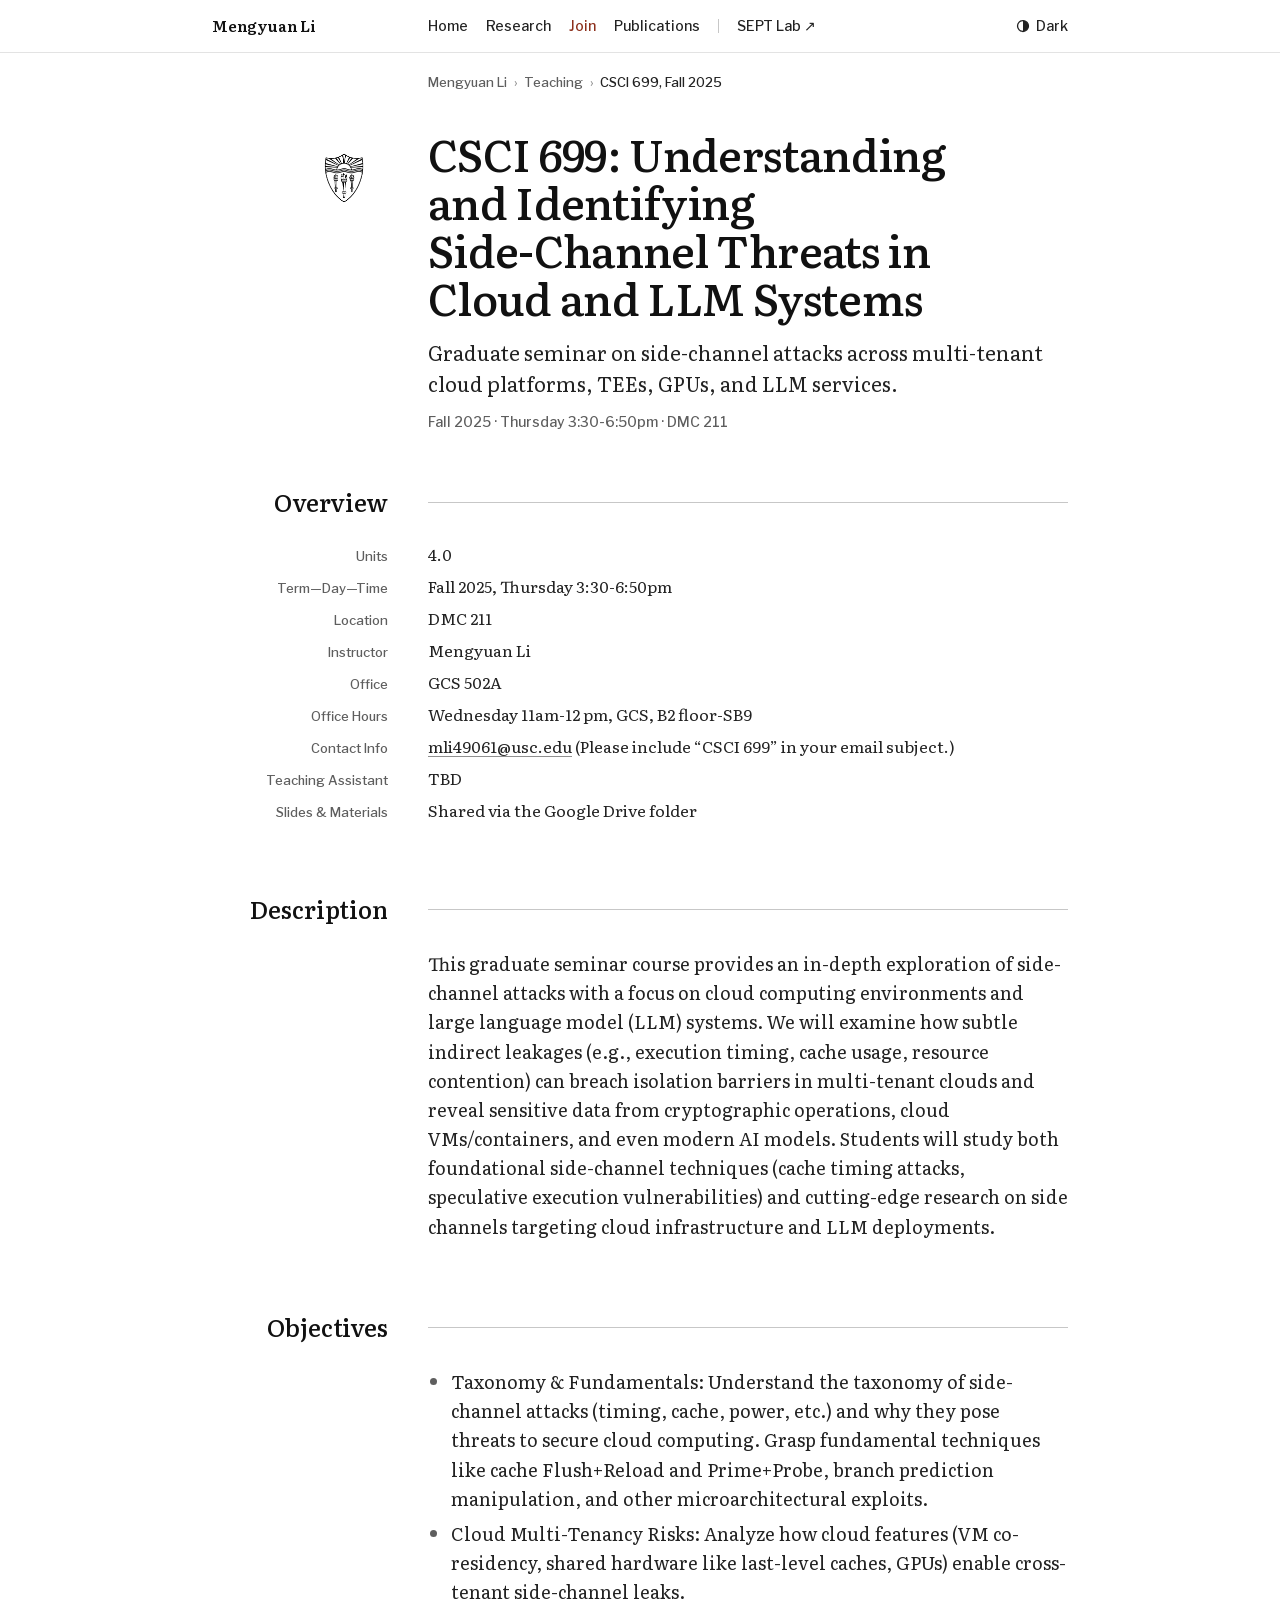
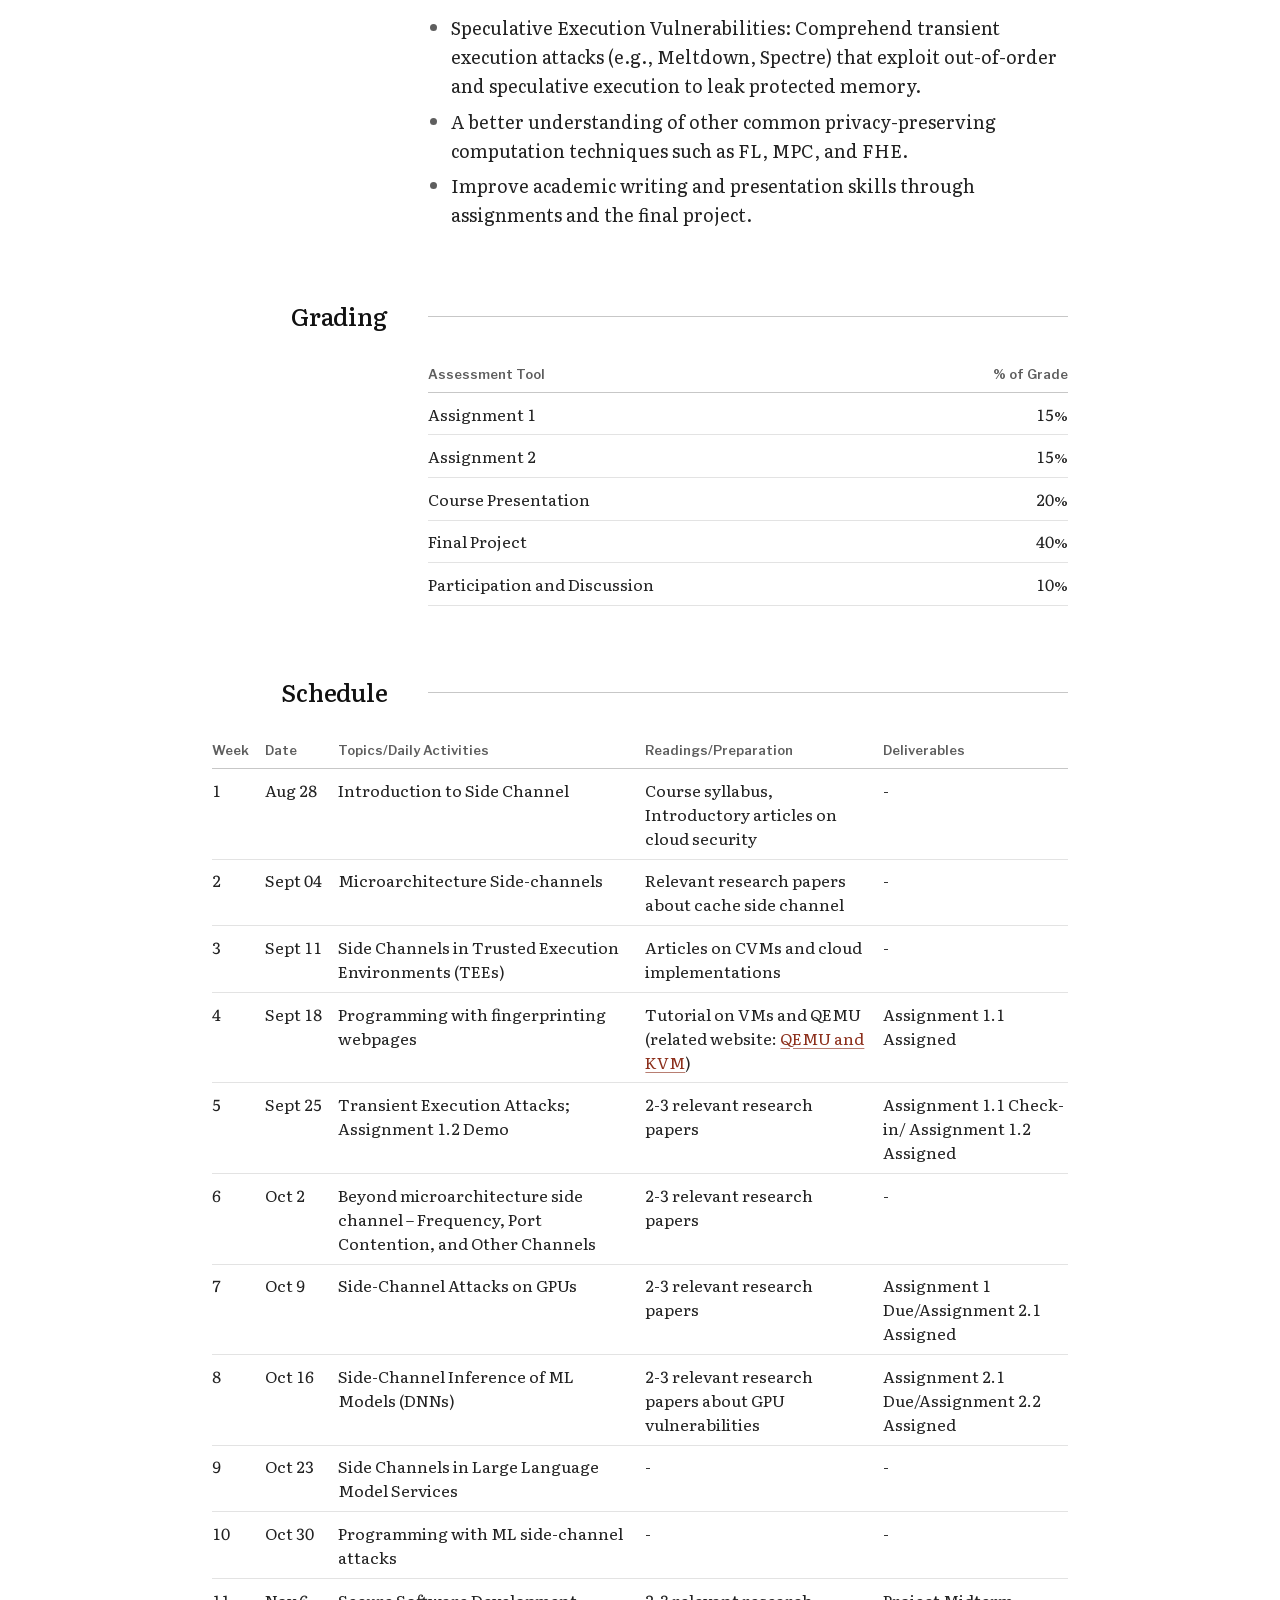
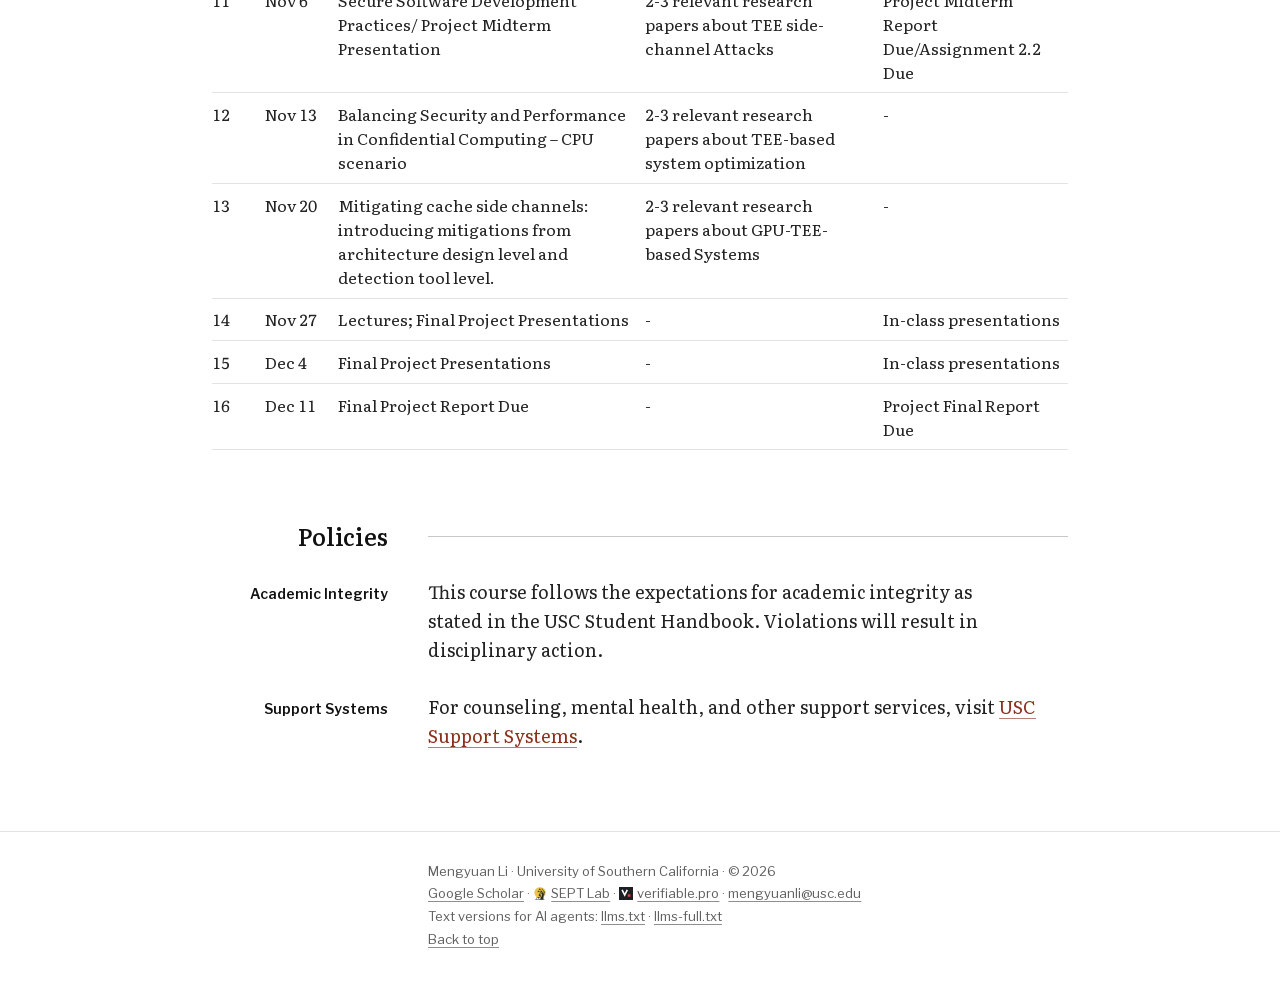
<file: 25fall_699.html>
<!DOCTYPE html>
<html lang="en">
<head>
<meta charset="utf-8">
<meta name="viewport" content="width=device-width, initial-scale=1">
<title>CSCI 699: Understanding and Identifying Side-Channel Threats in Cloud and LLM Systems (Fall 2025) | Mengyuan Li</title>
<meta name="description" content="Syllabus for CSCI 699 at USC (Fall 2025), taught by Mengyuan Li, on side-channel threats in cloud and LLM systems, including TEEs, confidential computing, microarchitectural attacks, and AI system security.">
<link rel="canonical" href="https://mengyuanli.com/25fall_699.html">
<link rel="alternate" type="text/markdown" title="LLM-friendly site index (llms.txt)" href="https://mengyuanli.com/llms.txt">
<link rel="alternate" type="text/markdown" title="Full site text for LLMs (llms-full.txt)" href="https://mengyuanli.com/llms-full.txt">
<meta property="og:title" content="CSCI 699: Understanding and Identifying Side-Channel Threats in Cloud and LLM Systems (Fall 2025)">
<meta property="og:description" content="Syllabus for CSCI 699 at USC (Fall 2025), taught by Mengyuan Li, on side-channel threats in cloud and LLM systems, including TEEs, confidential computing, microarchitectural attacks, and AI system security.">
<meta property="og:type" content="website">
<meta property="og:site_name" content="Mengyuan Li">
<meta property="og:url" content="https://mengyuanli.com/25fall_699.html">
<meta property="og:image" content="https://mengyuanli.com/files/mengyuan-480.jpg">
<meta property="og:image:width" content="480">
<meta property="og:image:height" content="480">
<meta property="og:image:alt" content="Portrait of Mengyuan Li">
<meta name="twitter:card" content="summary">
<meta name="theme-color" content="#ffffff" media="(prefers-color-scheme: light)">
<meta name="theme-color" content="#141414" media="(prefers-color-scheme: dark)">
<link rel="icon" href="assets/img/favicon.svg?v=3" type="image/svg+xml">
<link rel="icon" href="assets/img/favicon-32.png?v=3" sizes="32x32" type="image/png">
<link rel="apple-touch-icon" href="assets/img/apple-touch-icon.png?v=3">
<script>(function(){var d=document.documentElement;d.classList.add('js');try{var t=localStorage.getItem('theme');if(t==='light'||t==='dark'){d.setAttribute('data-theme',t);var c=t==='dark'?'#141414':'#ffffff',m=document.querySelectorAll('meta[name="theme-color"]');for(var i=0;i<m.length;i++)m[i].setAttribute('content',c);}}catch(e){}})();</script>
<link rel="stylesheet" href="assets/css/site.css">
<script src="assets/js/site.js" defer></script>
<script type="application/ld+json">
{"@context":"https://schema.org","@graph":[
{"@type":"WebPage","@id":"https://mengyuanli.com/25fall_699.html#webpage","url":"https://mengyuanli.com/25fall_699.html","name":"CSCI 699: Understanding and Identifying Side-Channel Threats in Cloud and LLM Systems (Fall 2025)","inLanguage":"en","isPartOf":{"@id":"https://mengyuanli.com/#website"},"author":{"@id":"https://mengyuanli.com/#person"},"about":{"@id":"https://mengyuanli.com/25fall_699.html#course"},"mainEntity":{"@id":"https://mengyuanli.com/25fall_699.html#course"},"breadcrumb":{"@id":"https://mengyuanli.com/25fall_699.html#breadcrumb"}},
{"@type":"Course","@id":"https://mengyuanli.com/25fall_699.html#course","name":"CSCI 699: Understanding and Identifying Side-Channel Threats in Cloud and LLM Systems","courseCode":"CSCI 699","description":"This graduate seminar course provides an in-depth exploration of side-channel attacks with a focus on cloud computing environments and large language model (LLM) systems.","url":"https://mengyuanli.com/25fall_699.html","inLanguage":"en","numberOfCredits":4,"provider":{"@id":"https://mengyuanli.com/#usc"},"hasCourseInstance":{"@type":"CourseInstance","name":"Fall 2025","courseMode":"Onsite","location":{"@type":"Place","name":"DMC 211"},"instructor":{"@id":"https://mengyuanli.com/#person"}}},
{"@type":"Person","@id":"https://mengyuanli.com/#person","name":"Mengyuan Li","url":"https://mengyuanli.com/"},
{"@type":"CollegeOrUniversity","@id":"https://mengyuanli.com/#usc","name":"University of Southern California","url":"https://www.usc.edu/"},
{"@type":"BreadcrumbList","@id":"https://mengyuanli.com/25fall_699.html#breadcrumb","itemListElement":[{"@type":"ListItem","position":1,"name":"Mengyuan Li","item":"https://mengyuanli.com/"},{"@type":"ListItem","position":2,"name":"Teaching","item":"https://mengyuanli.com/#teaching"},{"@type":"ListItem","position":3,"name":"CSCI 699, Fall 2025","item":"https://mengyuanli.com/25fall_699.html"}]}
]}
</script>
</head>
<body id="top">
<a class="skip" href="#main">Skip to content</a>

<header class="site-header">
  <div class="wrap">
    <a class="brand" href="./">Mengyuan Li</a>
    <nav class="nav is-short" aria-label="Main">
      <ul role="list">
        <li><a href="./">Home</a></li>
        <li><a href="./#research">Research</a></li>
        <li><a class="hl" href="./#join">Join</a></li>
        <li><a href="./#publications">Publications</a></li>
      </ul>
      <ul class="nav-ext" role="list">
        <li><a href="https://septlab.com/">SEPT Lab<span aria-hidden="true">&nbsp;↗</span></a></li>
      </ul>
    </nav>
    <button class="theme-toggle" type="button">
      <svg width="14" height="14" viewBox="0 0 16 16" aria-hidden="true" focusable="false"><circle cx="8" cy="8" r="6.25" fill="none" stroke="currentColor" stroke-width="1.5"/><path d="M8 1.75a6.25 6.25 0 0 1 0 12.5z" fill="currentColor"/></svg>
      <span class="to-dark"><span class="sr">Switch to </span><span class="lbl">Dark</span><span class="sr"> theme</span></span>
      <span class="to-light"><span class="sr">Switch to </span><span class="lbl">Light</span><span class="sr"> theme</span></span>
    </button>
  </div>
</header>

<nav class="crumbs wrap" aria-label="Breadcrumb"><ol role="list"><li><a href="./">Mengyuan Li</a></li><li><a href="./#teaching">Teaching</a></li><li aria-current="page">CSCI 699, Fall 2025</li></ol></nav>

<main id="main" class="wrap">

<header class="page-head m"><img class="mark" src="files/Shield.png" alt="USC shield" width="345" height="388">
  <h1>CSCI 699: Understanding and Identifying <span class="nw">Side-Channel</span> Threats in Cloud and LLM Systems</h1>
  <p class="lede">Graduate seminar on side-channel attacks across multi-tenant cloud platforms, TEEs, GPUs, and LLM services.</p>
  <p class="meta">Fall 2025&nbsp;· Thursday <span class="nw">3:30-6:50pm</span>&nbsp;· <span class="nw">DMC 211</span></p>
</header>

<section id="overview">
  <h2 class="sec">Overview</h2>
  <dl class="facts">
    <div class="m"><dt class="side">Units</dt><dd>4.0</dd></div>
    <div class="m"><dt class="side">Term—Day—Time</dt><dd>Fall 2025, Thursday 3:30-6:50pm</dd></div>
    <div class="m"><dt class="side">Location</dt><dd>DMC 211</dd></div>
    <div class="m"><dt class="side">Instructor</dt><dd>Mengyuan Li</dd></div>
    <div class="m"><dt class="side">Office</dt><dd>GCS 502A</dd></div>
    <div class="m"><dt class="side">Office Hours</dt><dd>Wednesday 11am-12 pm, GCS, B2 floor-SB9</dd></div>
    <div class="m"><dt class="side">Contact Info</dt><dd><a href="mailto:mli49061@usc.edu">mli49061@usc.edu</a> (Please include “CSCI 699” in your email subject.)</dd></div>
    <div class="m"><dt class="side">Teaching Assistant</dt><dd>TBD</dd></div>
    <div class="m"><dt class="side">Slides &amp; Materials</dt><dd>Shared via the Google Drive folder</dd></div>
  </dl>
</section>

<section id="description">
  <h2 class="sec">Description</h2>
  <div class="col prose">
    <p>This graduate seminar course provides an in-depth exploration of side-channel attacks with a focus on cloud computing environments and large language model (LLM) systems. We will examine how subtle indirect leakages (e.g., execution timing, cache usage, resource contention) can breach isolation barriers in multi-tenant clouds and reveal sensitive data from cryptographic operations, cloud VMs/containers, and even modern AI models. Students will study both foundational side-channel techniques (cache timing attacks, speculative execution vulnerabilities) and cutting-edge research on side channels targeting cloud infrastructure and LLM deployments.</p>
  </div>
</section>

<section id="objectives">
  <h2 class="sec">Objectives</h2>
  <div class="col prose">
    <ul>
      <li>Taxonomy &amp; Fundamentals: Understand the taxonomy of side-channel attacks (timing, cache, power, etc.) and why they pose threats to secure cloud computing. Grasp fundamental techniques like cache Flush+Reload and Prime+Probe, branch prediction manipulation, and other microarchitectural exploits.</li>
      <li>Cloud Multi-Tenancy Risks: Analyze how cloud features (VM co-residency, shared hardware like last-level caches, GPUs) enable cross-tenant side-channel leaks.</li>
      <li>Speculative Execution Vulnerabilities: Comprehend transient execution attacks (e.g., Meltdown, Spectre) that exploit out-of-order and speculative execution to leak protected memory.</li>
      <li>A better understanding of other common privacy-preserving computation techniques such as FL, MPC, and FHE.</li>
      <li>Improve academic writing and presentation skills through assignments and the final project.</li>
    </ul>
  </div>
</section>

<section id="grading">
  <h2 class="sec">Grading</h2>
  <div class="table-wrap"><table class="tbl">
    <thead><tr><th scope="col">Assessment Tool</th><th scope="col" class="num">% of Grade</th></tr></thead>
    <tbody>
      <tr><td>Assignment 1</td><td class="num">15%</td></tr>
      <tr><td>Assignment 2</td><td class="num">15%</td></tr>
      <tr><td>Course Presentation</td><td class="num">20%</td></tr>
      <tr><td>Final Project</td><td class="num">40%</td></tr>
      <tr><td>Participation and Discussion</td><td class="num">10%</td></tr>
    </tbody>
  </table></div>
</section>

<section id="schedule">
  <h2 class="sec">Schedule</h2>
  <p class="col note scroll-hint" data-export="skip">Scroll the table sideways for readings and deliverables.</p>
  <div class="table-wrap" role="region" aria-label="Course schedule" tabindex="0"><table class="tbl tbl-wide">
    <thead><tr><th scope="col">Week</th><th scope="col">Date</th><th scope="col">Topics/Daily Activities</th><th scope="col">Readings/Preparation</th><th scope="col">Deliverables</th></tr></thead>
    <tbody>
      <tr><td>1</td><td class="nw">Aug 28</td><td>Introduction to Side Channel</td><td>Course syllabus, Introductory articles on cloud security</td><td>-</td></tr>
      <tr><td>2</td><td class="nw">Sept 04</td><td>Microarchitecture Side-channels</td><td>Relevant research papers about cache side channel</td><td>-</td></tr>
      <tr><td>3</td><td class="nw">Sept 11</td><td>Side Channels in Trusted Execution Environments (TEEs)</td><td>Articles on CVMs and cloud implementations</td><td>-</td></tr>
      <tr><td>4</td><td class="nw">Sept 18</td><td>Programming with fingerprinting webpages</td><td>Tutorial on VMs and QEMU (related website: <a href="https://bitgrounds.tech/posts/kvm-qemu-libvirt-virtualization/">QEMU and KVM</a>)</td><td>Assignment 1.1 Assigned</td></tr>
      <tr><td>5</td><td class="nw">Sept 25</td><td>Transient Execution Attacks; Assignment 1.2 Demo</td><td>2-3 relevant research papers</td><td>Assignment 1.1 Check-in/ Assignment 1.2 Assigned</td></tr>
      <tr><td>6</td><td class="nw">Oct 2</td><td>Beyond microarchitecture side channel – Frequency, Port Contention, and Other Channels</td><td>2-3 relevant research papers</td><td>-</td></tr>
      <tr><td>7</td><td class="nw">Oct 9</td><td>Side-Channel Attacks on GPUs</td><td>2-3 relevant research papers</td><td>Assignment 1 Due/Assignment 2.1 Assigned</td></tr>
      <tr><td>8</td><td class="nw">Oct 16</td><td>Side-Channel Inference of ML Models (DNNs)</td><td>2-3 relevant research papers about GPU vulnerabilities</td><td>Assignment 2.1 Due/Assignment 2.2 Assigned</td></tr>
      <tr><td>9</td><td class="nw">Oct 23</td><td>Side Channels in Large Language Model Services</td><td>-</td><td>-</td></tr>
      <tr><td>10</td><td class="nw">Oct 30</td><td>Programming with ML side-channel attacks</td><td>-</td><td>-</td></tr>
      <tr><td>11</td><td class="nw">Nov 6</td><td>Secure Software Development Practices/ Project Midterm Presentation</td><td>2-3 relevant research papers about TEE side-channel Attacks</td><td>Project Midterm Report Due/Assignment 2.2 Due</td></tr>
      <tr><td>12</td><td class="nw">Nov 13</td><td>Balancing Security and Performance in Confidential Computing – CPU scenario</td><td>2-3 relevant research papers about TEE-based system optimization</td><td>-</td></tr>
      <tr><td>13</td><td class="nw">Nov 20</td><td>Mitigating cache side channels: introducing mitigations from architecture design level and detection tool level.</td><td>2-3 relevant research papers about GPU-TEE-based Systems</td><td>-</td></tr>
      <tr><td>14</td><td class="nw">Nov 27</td><td>Lectures; Final Project Presentations</td><td>-</td><td>In-class presentations</td></tr>
      <tr><td>15</td><td class="nw">Dec 4</td><td>Final Project Presentations</td><td>-</td><td>In-class presentations</td></tr>
      <tr><td>16</td><td class="nw">Dec 11</td><td>Final Project Report Due</td><td>-</td><td>Project Final Report Due</td></tr>
    </tbody>
  </table></div>
</section>

<section id="policies">
  <h2 class="sec">Policies</h2>
  <div class="m"><h3 class="side">Academic Integrity</h3>
    <p>This course follows the expectations for academic integrity as stated in the USC Student Handbook. Violations will result in disciplinary action.</p></div>
  <div class="m"><h3 class="side">Support Systems</h3>
    <p>For counseling, mental health, and other support services, visit <a href="https://usc.edu">USC Support Systems</a>.</p></div>
</section>

</main>

<footer class="site-footer">
  <div class="wrap"><div class="col">
    <p>Mengyuan Li&nbsp;· University of Southern California&nbsp;· © 2026</p>
    <nav aria-label="Footer"><p><a href="https://scholar.google.com/citations?user=cgjqyuoAAAAJ&amp;hl=en">Google Scholar</a>&nbsp;· <a href="https://septlab.com/"><img class="site-icon" src="assets/img/sept-lab.png" alt="" width="16" height="16">SEPT Lab</a>&nbsp;· <a href="https://verifiable.pro/"><img class="site-icon" src="assets/img/verifiable-pro.svg" alt="" width="16" height="16">verifiable.pro</a>&nbsp;· <a href="mailto:mengyuanli@usc.edu">mengyuanli@usc.edu</a></p></nav>
    <p>Text versions for AI agents: <a href="llms.txt">llms.txt</a>&nbsp;· <a href="llms-full.txt">llms-full.txt</a></p>
    <p><a href="#top">Back to top</a></p>
  </div></div>
</footer>
</body>
</html>
</file>
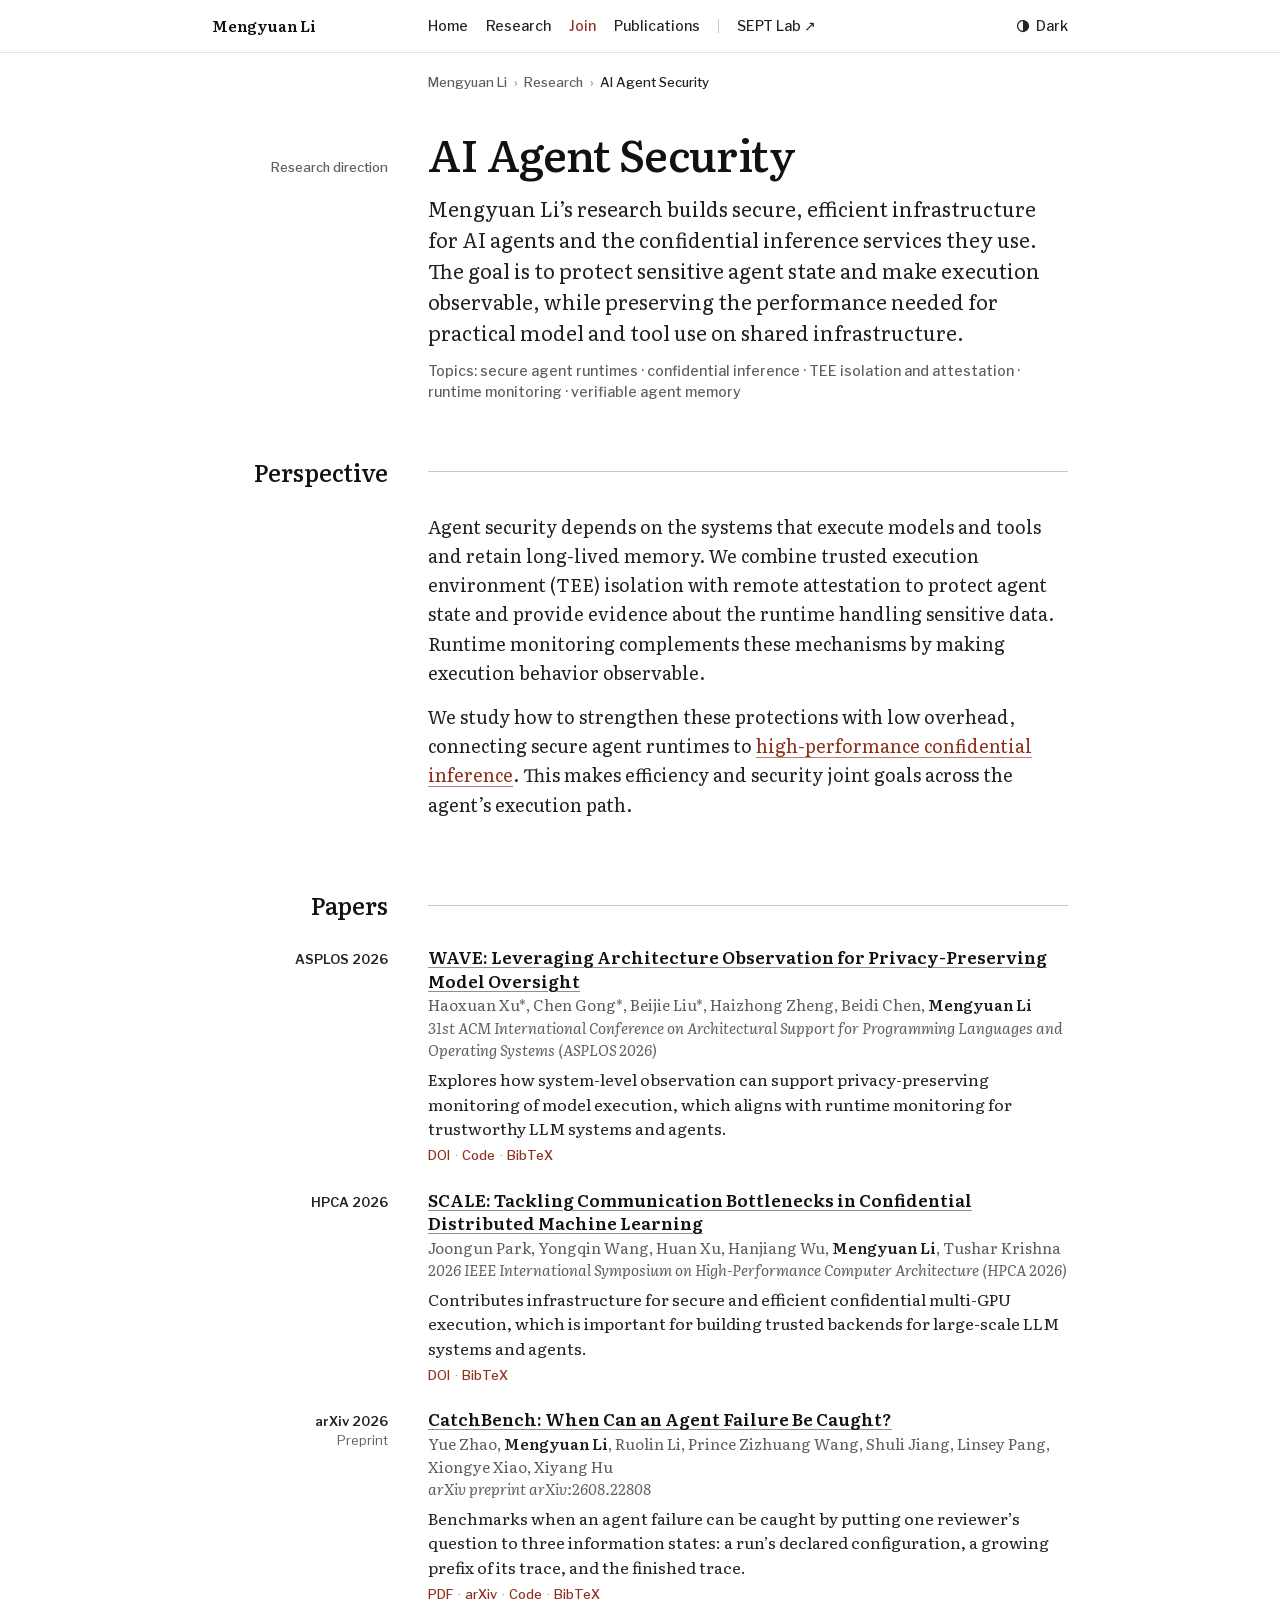
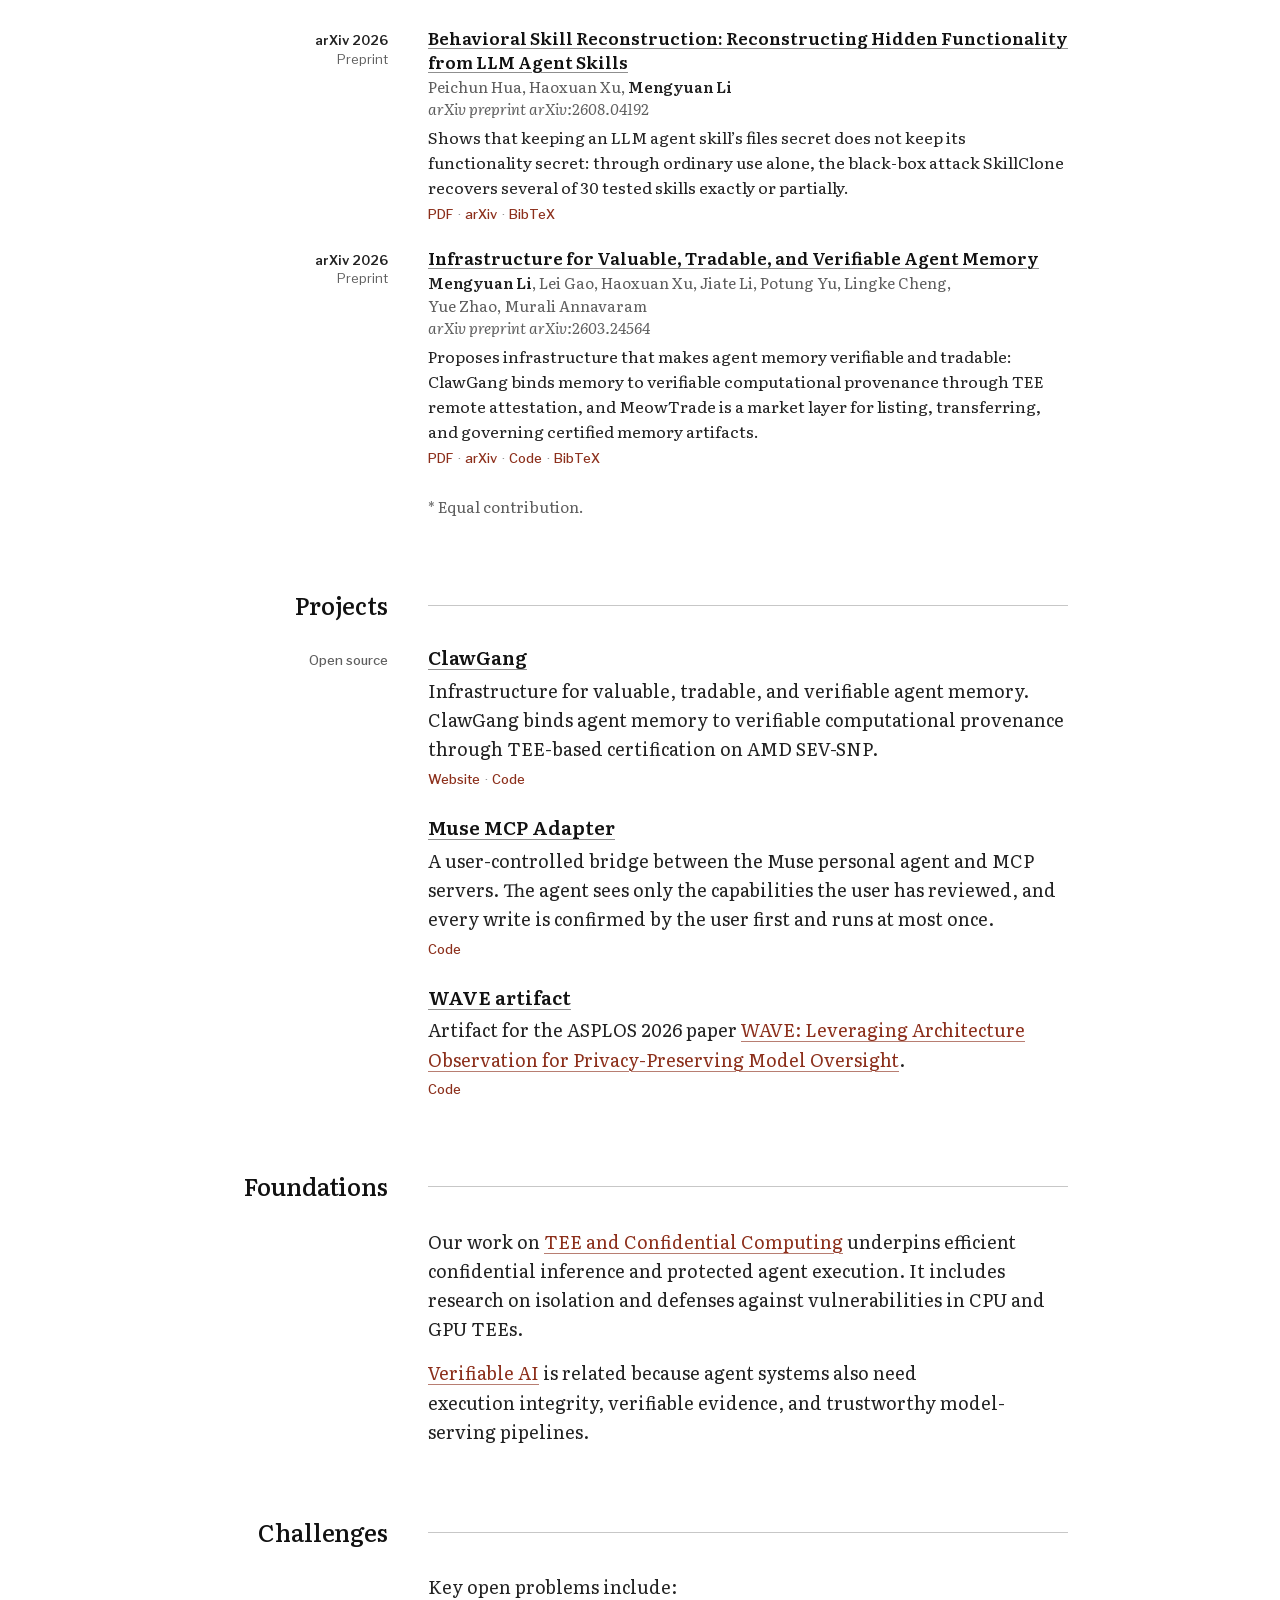
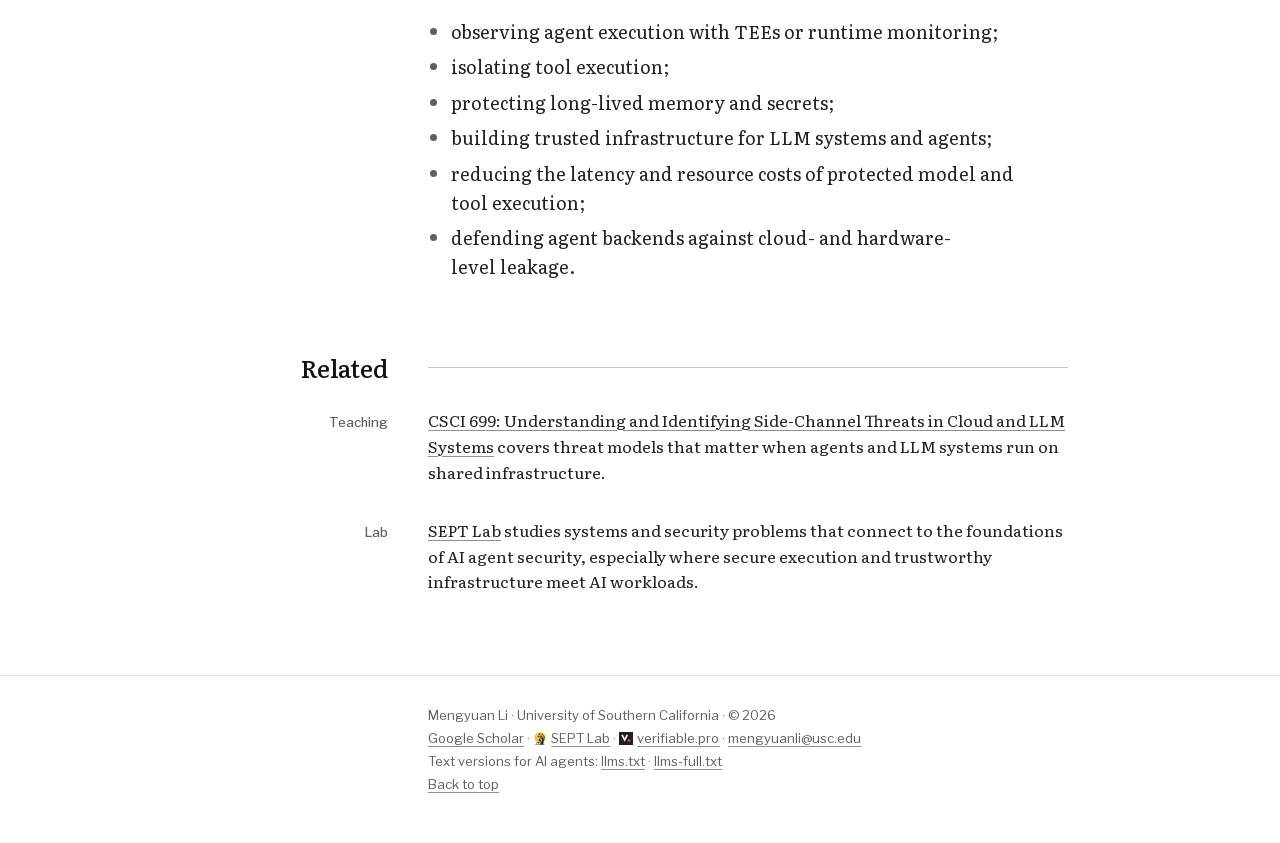
<file: ai-agent-security.html>
<!DOCTYPE html>
<html lang="en">
<head>
<meta charset="utf-8">
<meta name="viewport" content="width=device-width, initial-scale=1">
<title>AI Agent Security | Mengyuan Li</title>
<meta name="description" content="AI agent security research by Mengyuan Li on efficient protected execution, confidential inference, TEE isolation and attestation, runtime monitoring, and verifiable agent memory.">
<link rel="canonical" href="https://mengyuanli.com/ai-agent-security.html">
<link rel="alternate" type="text/markdown" title="LLM-friendly site index (llms.txt)" href="https://mengyuanli.com/llms.txt">
<link rel="alternate" type="text/markdown" title="Full site text for LLMs (llms-full.txt)" href="https://mengyuanli.com/llms-full.txt">
<meta property="og:title" content="AI Agent Security | Mengyuan Li">
<meta property="og:description" content="Efficient, protected AI agent execution and confidential inference with TEE isolation, remote attestation, runtime monitoring, and verifiable memory.">
<meta property="og:type" content="article">
<meta property="og:site_name" content="Mengyuan Li">
<meta property="og:url" content="https://mengyuanli.com/ai-agent-security.html">
<meta property="og:image" content="https://mengyuanli.com/files/mengyuan-480.jpg">
<meta property="og:image:width" content="480">
<meta property="og:image:height" content="480">
<meta property="og:image:alt" content="Portrait of Mengyuan Li">
<meta name="twitter:card" content="summary">
<meta name="theme-color" content="#ffffff" media="(prefers-color-scheme: light)">
<meta name="theme-color" content="#141414" media="(prefers-color-scheme: dark)">
<link rel="icon" href="assets/img/favicon.svg?v=3" type="image/svg+xml">
<link rel="icon" href="assets/img/favicon-32.png?v=3" sizes="32x32" type="image/png">
<link rel="apple-touch-icon" href="assets/img/apple-touch-icon.png?v=3">
<script>(function(){var d=document.documentElement;d.classList.add('js');try{var t=localStorage.getItem('theme');if(t==='light'||t==='dark'){d.setAttribute('data-theme',t);var c=t==='dark'?'#141414':'#ffffff',m=document.querySelectorAll('meta[name="theme-color"]');for(var i=0;i<m.length;i++)m[i].setAttribute('content',c);}}catch(e){}})();</script>
<link rel="stylesheet" href="assets/css/site.css">
<script src="assets/js/site.js" defer></script>
<script type="application/ld+json">
{"@context":"https://schema.org","@graph":[
{"@type":"WebPage","@id":"https://mengyuanli.com/ai-agent-security.html#webpage","url":"https://mengyuanli.com/ai-agent-security.html","name":"AI Agent Security | Mengyuan Li","description":"AI agent security research by Mengyuan Li on efficient protected execution, confidential inference, TEE isolation and attestation, runtime monitoring, and verifiable agent memory.","inLanguage":"en","dateModified":"2026-11-10","isPartOf":{"@id":"https://mengyuanli.com/#website"},"breadcrumb":{"@id":"https://mengyuanli.com/ai-agent-security.html#breadcrumb"},"author":{"@id":"https://mengyuanli.com/#person"},"about":[{"@id":"https://mengyuanli.com/#person"},{"@type":"Thing","name":"AI agent security"},{"@type":"Thing","name":"Agent runtime monitoring"},{"@type":"Thing","name":"Trusted execution environments for AI agents"},{"@type":"Thing","name":"Confidential inference"},{"@type":"Thing","name":"Efficient AI agent systems"},{"@type":"Thing","name":"Verifiable agent memory"}],"keywords":"AI agent security, efficient AI agents, confidential inference, secure agent runtimes, TEE isolation, remote attestation, runtime monitoring, verifiable agent memory, protected tool execution","mentions":[{"@type":"ScholarlyArticle","@id":"https://mengyuanli.com/#wave-asplos26","name":"WAVE: Leveraging Architecture Observation for Privacy-Preserving Model Oversight"},{"@type":"ScholarlyArticle","@id":"https://mengyuanli.com/#scale-hpca26","name":"SCALE: Tackling Communication Bottlenecks in Confidential Distributed Machine Learning"},{"@type":"ScholarlyArticle","@id":"https://mengyuanli.com/#catchbench-arxiv26","name":"CatchBench: When Can an Agent Failure Be Caught?"},{"@type":"ScholarlyArticle","@id":"https://mengyuanli.com/#skill-reconstruction-arxiv26","name":"Behavioral Skill Reconstruction: Reconstructing Hidden Functionality from LLM Agent Skills"},{"@type":"ScholarlyArticle","@id":"https://mengyuanli.com/#agent-memory-arxiv26","name":"Infrastructure for Valuable, Tradable, and Verifiable Agent Memory"},{"@type":"SoftwareSourceCode","name":"ClawGang","url":"https://clawgang.ai/","codeRepository":"https://github.com/sept-usc/ClawGang","maintainer":{"@id":"https://septlab.com/#lab"}},{"@type":"SoftwareSourceCode","name":"Muse MCP Adapter","codeRepository":"https://github.com/sept-usc/muse-mcp-adapter","maintainer":{"@id":"https://septlab.com/#lab"}},{"@type":"SoftwareSourceCode","name":"WAVE artifact","codeRepository":"https://github.com/sept-usc/Wave","maintainer":{"@id":"https://septlab.com/#lab"}}],"relatedLink":["https://septlab.com/"]},
{"@type":"BreadcrumbList","@id":"https://mengyuanli.com/ai-agent-security.html#breadcrumb","itemListElement":[{"@type":"ListItem","position":1,"name":"Mengyuan Li","item":"https://mengyuanli.com/"},{"@type":"ListItem","position":2,"name":"Research","item":"https://mengyuanli.com/#research"},{"@type":"ListItem","position":3,"name":"AI Agent Security","item":"https://mengyuanli.com/ai-agent-security.html"}]}
]}
</script>
</head>
<body id="top">
<a class="skip" href="#main">Skip to content</a>

<header class="site-header">
  <div class="wrap">
    <a class="brand" href="./">Mengyuan Li</a>
    <nav class="nav is-short" aria-label="Main">
      <ul role="list">
        <li><a href="./">Home</a></li>
        <li><a href="./#research">Research</a></li>
        <li><a class="hl" href="./#join">Join</a></li>
        <li><a href="./#publications">Publications</a></li>
      </ul>
      <ul class="nav-ext" role="list">
        <li><a href="https://septlab.com/">SEPT Lab<span aria-hidden="true">&nbsp;↗</span></a></li>
      </ul>
    </nav>
    <button class="theme-toggle" type="button">
      <svg width="14" height="14" viewBox="0 0 16 16" aria-hidden="true" focusable="false"><circle cx="8" cy="8" r="6.25" fill="none" stroke="currentColor" stroke-width="1.5"/><path d="M8 1.75a6.25 6.25 0 0 1 0 12.5z" fill="currentColor"/></svg>
      <span class="to-dark"><span class="sr">Switch to </span><span class="lbl">Dark</span><span class="sr"> theme</span></span>
      <span class="to-light"><span class="sr">Switch to </span><span class="lbl">Light</span><span class="sr"> theme</span></span>
    </button>
  </div>
</header>

<nav class="crumbs wrap" aria-label="Breadcrumb"><ol role="list"><li><a href="./">Mengyuan Li</a></li><li><a href="./#research">Research</a></li><li aria-current="page">AI Agent Security</li></ol></nav>

<main id="main" class="wrap">

<header class="page-head m"><p class="side" data-export="skip">Research direction</p>
  <h1>AI Agent Security</h1>
  <p class="lede">Mengyuan Li’s research builds secure, efficient infrastructure for AI agents and the confidential inference services they use. The goal is to protect sensitive agent state and make execution observable, while preserving the performance needed for practical model and tool use on shared infrastructure.</p>
  <p class="meta">Topics: secure agent runtimes&nbsp;· confidential inference&nbsp;· TEE isolation and attestation&nbsp;· runtime monitoring&nbsp;· verifiable agent memory</p>
</header>

<section id="perspective">
  <h2 class="sec">Perspective</h2>
<div class="col prose">
  <p>Agent security depends on the systems that execute models and tools and retain long-lived memory. We combine trusted execution environment (TEE) isolation with remote attestation to protect agent state and provide evidence about the runtime handling sensitive data. Runtime monitoring complements these mechanisms by making execution behavior observable.</p>
  <p>We study how to strengthen these protections with low overhead, connecting secure agent runtimes to <a href="tee-confidential-computing.html">high-performance confidential inference</a>. This makes efficiency and security joint goals across the agent’s execution path.</p></div>
</section>

<section id="papers">
  <h2 class="sec">Papers</h2>
<ol class="pubs" role="list">
<li id="wave-asplos26"><span class="tag" data-export="skip">ASPLOS 2026</span>
  <cite><a href="https://doi.org/10.1145/3779212.3790247">WAVE: Leveraging Architecture Observation for Privacy-Preserving Model Oversight</a></cite>
  <span class="au">Haoxuan&nbsp;Xu*, Chen&nbsp;Gong*, Beijie&nbsp;Liu*, Haizhong&nbsp;Zheng, Beidi&nbsp;Chen, <b>Mengyuan&nbsp;Li</b></span>
  <span class="ve"><i>31st ACM International Conference on Architectural Support for Programming Languages and Operating Systems&nbsp;(ASPLOS&nbsp;2026)</i></span>
  <p class="desc">Explores how system-level observation can support privacy-preserving monitoring of model execution, which aligns with runtime monitoring for trustworthy LLM systems and agents.</p>
  <span class="ln"><a href="https://doi.org/10.1145/3779212.3790247">DOI</a>&nbsp;· <a href="https://github.com/sept-usc/Wave">Code</a>&nbsp;· <a href="files/bib/wave-asplos26.bib">BibTeX</a></span></li>
<li id="scale-hpca26"><span class="tag" data-export="skip">HPCA 2026</span>
  <cite><a href="https://doi.org/10.1109/HPCA68181.2026.11408582">SCALE: Tackling Communication Bottlenecks in Confidential Distributed Machine Learning</a></cite>
  <span class="au">Joongun&nbsp;Park, Yongqin&nbsp;Wang, Huan&nbsp;Xu, Hanjiang&nbsp;Wu, <b>Mengyuan&nbsp;Li</b>, Tushar&nbsp;Krishna</span>
  <span class="ve"><i>2026 IEEE International Symposium on High-Performance Computer Architecture&nbsp;(HPCA&nbsp;2026)</i></span>
  <p class="desc">Contributes infrastructure for secure and efficient confidential multi-GPU execution, which is important for building trusted backends for large-scale LLM systems and agents.</p>
  <span class="ln"><a href="https://doi.org/10.1109/HPCA68181.2026.11408582">DOI</a>&nbsp;· <a href="files/bib/scale-hpca26.bib">BibTeX</a></span></li>
<li id="catchbench-arxiv26"><span class="tag" data-export="skip">arXiv 2026 <small>Preprint</small></span>
  <cite><a href="https://arxiv.org/abs/2608.22808">CatchBench: When Can an Agent Failure Be Caught?</a></cite>
  <span class="au">Yue&nbsp;Zhao, <b>Mengyuan&nbsp;Li</b>, Ruolin&nbsp;Li, Prince&nbsp;Zizhuang&nbsp;Wang, Shuli&nbsp;Jiang, Linsey&nbsp;Pang, Xiongye&nbsp;Xiao, Xiyang&nbsp;Hu</span>
  <span class="ve"><i>arXiv preprint arXiv:2608.22808</i></span>
  <p class="desc">Benchmarks when an agent failure can be caught by putting one reviewer’s question to three information states: a run’s declared configuration, a growing prefix of its trace, and the finished trace.</p>
  <span class="ln"><a href="https://arxiv.org/pdf/2608.22808">PDF</a>&nbsp;· <a href="https://arxiv.org/abs/2608.22808">arXiv</a>&nbsp;· <a href="https://github.com/yzhao062/catchbench">Code</a>&nbsp;· <a href="files/bib/catchbench-arxiv26.bib">BibTeX</a></span></li>
<li id="skill-reconstruction-arxiv26"><span class="tag" data-export="skip">arXiv 2026 <small>Preprint</small></span>
  <cite><a href="https://arxiv.org/abs/2608.04192">Behavioral Skill Reconstruction: Reconstructing Hidden Functionality from LLM Agent Skills</a></cite>
  <span class="au">Peichun&nbsp;Hua, Haoxuan&nbsp;Xu, <b>Mengyuan&nbsp;Li</b></span>
  <span class="ve"><i>arXiv preprint arXiv:2608.04192</i></span>
  <p class="desc">Shows that keeping an LLM agent skill’s files secret does not keep its functionality secret: through ordinary use alone, the black-box attack SkillClone recovers several of 30 tested skills exactly or partially.</p>
  <span class="ln"><a href="https://arxiv.org/pdf/2608.04192">PDF</a>&nbsp;· <a href="https://arxiv.org/abs/2608.04192">arXiv</a>&nbsp;· <a href="files/bib/skill-reconstruction-arxiv26.bib">BibTeX</a></span></li>
<li id="agent-memory-arxiv26"><span class="tag" data-export="skip">arXiv 2026 <small>Preprint</small></span>
  <cite><a href="https://arxiv.org/abs/2603.24564">Infrastructure for Valuable, Tradable, and Verifiable Agent Memory</a></cite>
  <span class="au"><b>Mengyuan&nbsp;Li</b>, Lei&nbsp;Gao, Haoxuan&nbsp;Xu, Jiate&nbsp;Li, Potung&nbsp;Yu, Lingke&nbsp;Cheng, Yue&nbsp;Zhao, Murali&nbsp;Annavaram</span>
  <span class="ve"><i>arXiv preprint arXiv:2603.24564</i></span>
  <p class="desc">Proposes infrastructure that makes agent memory verifiable and tradable: ClawGang binds memory to verifiable computational provenance through TEE remote attestation, and MeowTrade is a market layer for listing, transferring, and governing certified memory artifacts.</p>
  <span class="ln"><a href="https://arxiv.org/pdf/2603.24564">PDF</a>&nbsp;· <a href="https://arxiv.org/abs/2603.24564">arXiv</a>&nbsp;· <a href="https://github.com/sept-usc/ClawGang">Code</a>&nbsp;· <a href="files/bib/agent-memory-arxiv26.bib">BibTeX</a></span></li>
</ol>
<p class="col note">* Equal contribution.</p>
</section>

<section id="projects">
  <h2 class="sec">Projects</h2>
<div class="m"><span class="side">Open source</span>
  <ul class="items" role="list">
    <li><h3><a href="https://clawgang.ai/">ClawGang</a></h3>
      <p>Infrastructure for valuable, tradable, and verifiable agent memory. ClawGang binds agent memory to verifiable computational provenance through TEE-based certification on AMD <span class="nw">SEV-SNP</span>.</p>
      <p class="ln"><a href="https://clawgang.ai/">Website</a>&nbsp;· <a href="https://github.com/sept-usc/ClawGang">Code</a></p></li>
    <li><h3><a href="https://github.com/sept-usc/muse-mcp-adapter">Muse MCP Adapter</a></h3>
      <p>A user-controlled bridge between the Muse personal agent and MCP servers. The agent sees only the capabilities the user has reviewed, and every write is confirmed by the user first and runs at most once.</p>
      <p class="ln"><a href="https://github.com/sept-usc/muse-mcp-adapter">Code</a></p></li>
    <li><h3><a href="https://github.com/sept-usc/Wave">WAVE artifact</a></h3>
      <p>Artifact for the ASPLOS 2026 paper <a href="#wave-asplos26">WAVE: Leveraging Architecture Observation for Privacy-Preserving Model Oversight</a>.</p>
      <p class="ln"><a href="https://github.com/sept-usc/Wave">Code</a></p></li>
  </ul></div>
</section>

<section id="foundations">
  <h2 class="sec">Foundations</h2>
<div class="col prose">
  <p>Our work on <a href="tee-confidential-computing.html">TEE and Confidential Computing</a> underpins efficient confidential inference and protected agent execution. It includes research on isolation and defenses against vulnerabilities in CPU and GPU TEEs.</p>
  <p><a href="verifiable-ai.html">Verifiable AI</a> is related because agent systems also need execution integrity, verifiable evidence, and trustworthy model-serving pipelines.</p></div>
</section>

<section id="open-problems">
  <h2 class="sec">Challenges</h2>
<div class="col prose">
  <p>Key open problems include:</p>
  <ul>
    <li>observing agent execution with TEEs or runtime monitoring;</li>
    <li>isolating tool execution;</li>
    <li>protecting long-lived memory and secrets;</li>
    <li>building trusted infrastructure for LLM systems and agents;</li>
    <li>reducing the latency and resource costs of protected model and tool execution;</li>
    <li>defending agent backends against cloud- and hardware-level leakage.</li>
  </ul></div>
</section>

<section id="related">
  <h2 class="sec">Related</h2>
<div class="m related"><span class="side">Teaching</span>
  <p><a href="25fall_699.html">CSCI 699: Understanding and Identifying <span class="nw">Side-Channel</span> Threats in Cloud and LLM Systems</a> covers threat models that matter when agents and LLM systems run on shared infrastructure.</p></div>
<div class="m related"><span class="side">Lab</span>
  <p><a href="https://septlab.com/">SEPT Lab</a> studies systems and security problems that connect to the foundations of AI agent security, especially where secure execution and trustworthy infrastructure meet AI workloads.</p></div>
</section>

</main>

<footer class="site-footer">
  <div class="wrap"><div class="col">
    <p>Mengyuan Li&nbsp;· University of Southern California&nbsp;· © 2026</p>
    <nav aria-label="Footer"><p><a href="https://scholar.google.com/citations?user=cgjqyuoAAAAJ&amp;hl=en">Google Scholar</a>&nbsp;· <a href="https://septlab.com/"><img class="site-icon" src="assets/img/sept-lab.png" alt="" width="16" height="16">SEPT Lab</a>&nbsp;· <a href="https://verifiable.pro/"><img class="site-icon" src="assets/img/verifiable-pro.svg" alt="" width="16" height="16">verifiable.pro</a>&nbsp;· <a href="mailto:mengyuanli@usc.edu">mengyuanli@usc.edu</a></p></nav>
    <p>Text versions for AI agents: <a href="llms.txt">llms.txt</a>&nbsp;· <a href="llms-full.txt">llms-full.txt</a></p>
    <p><a href="#top">Back to top</a></p>
  </div></div>
</footer>
</body>
</html>
</file>
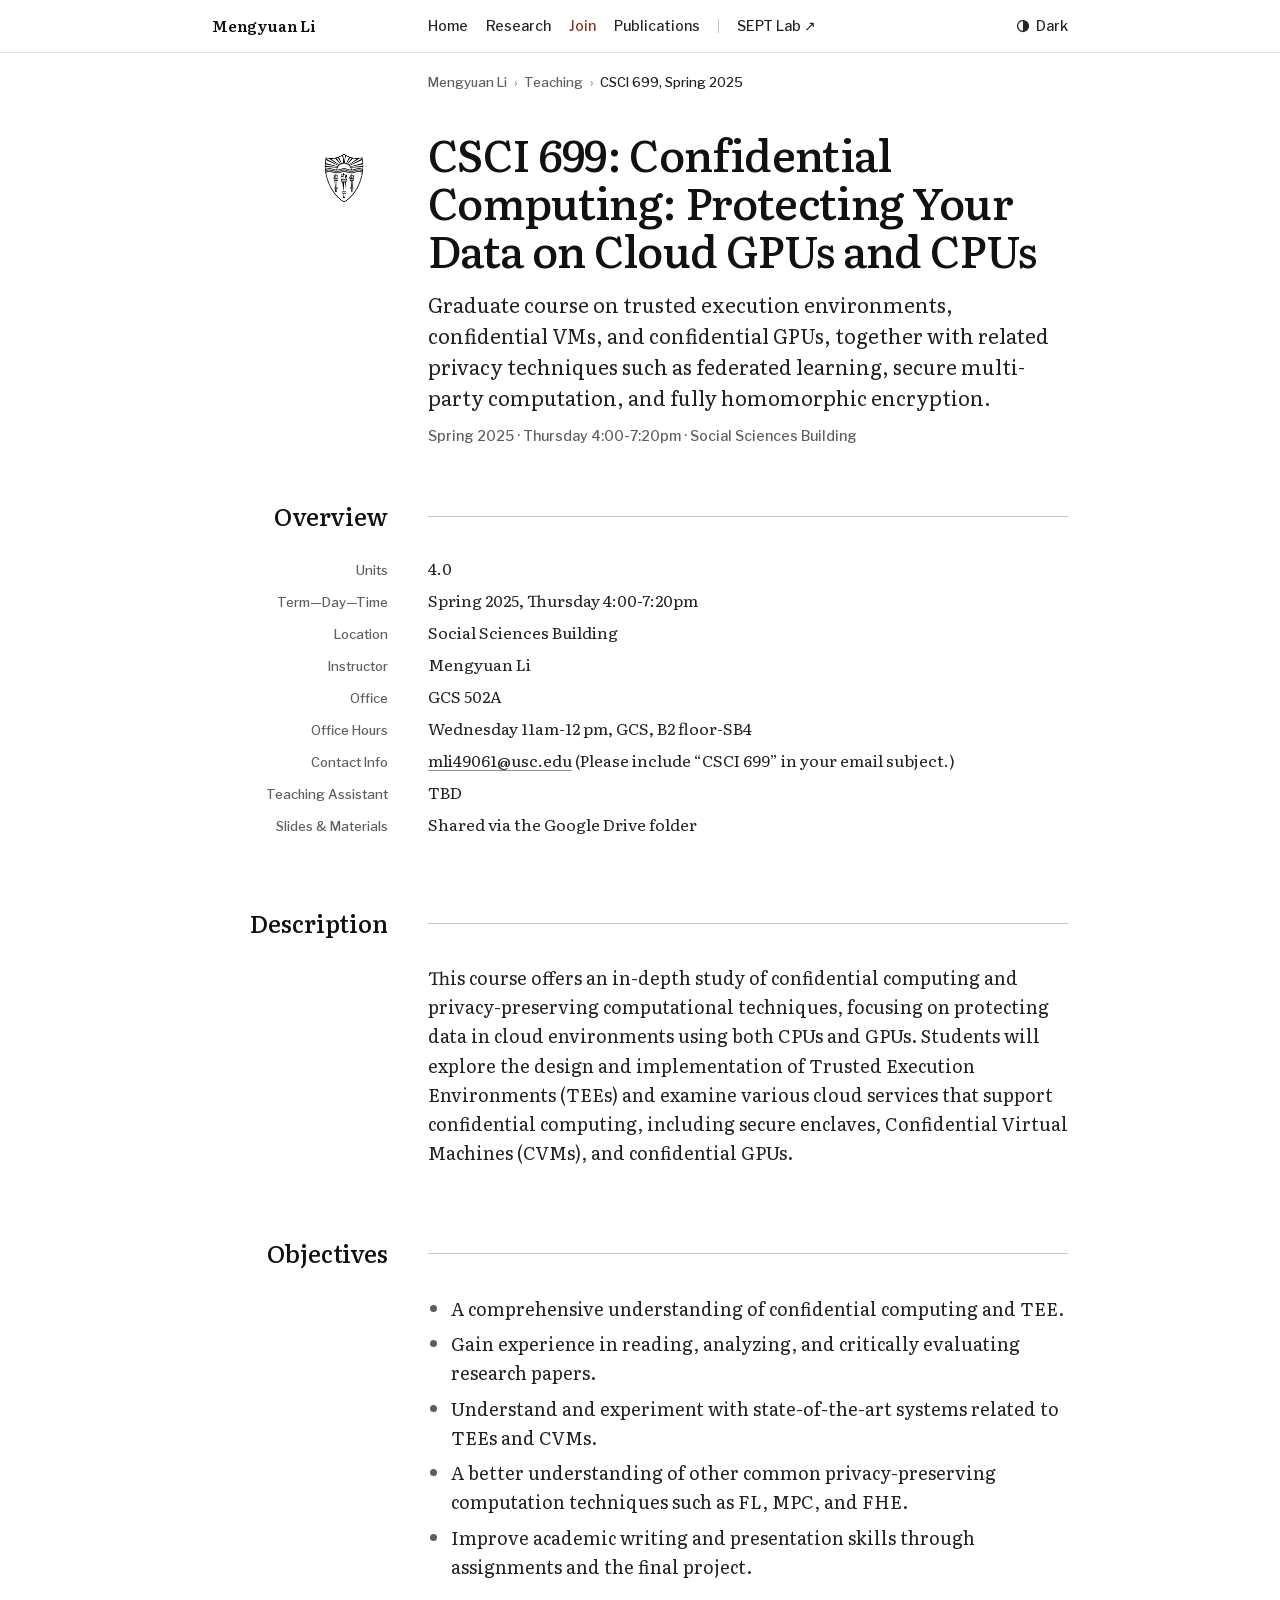
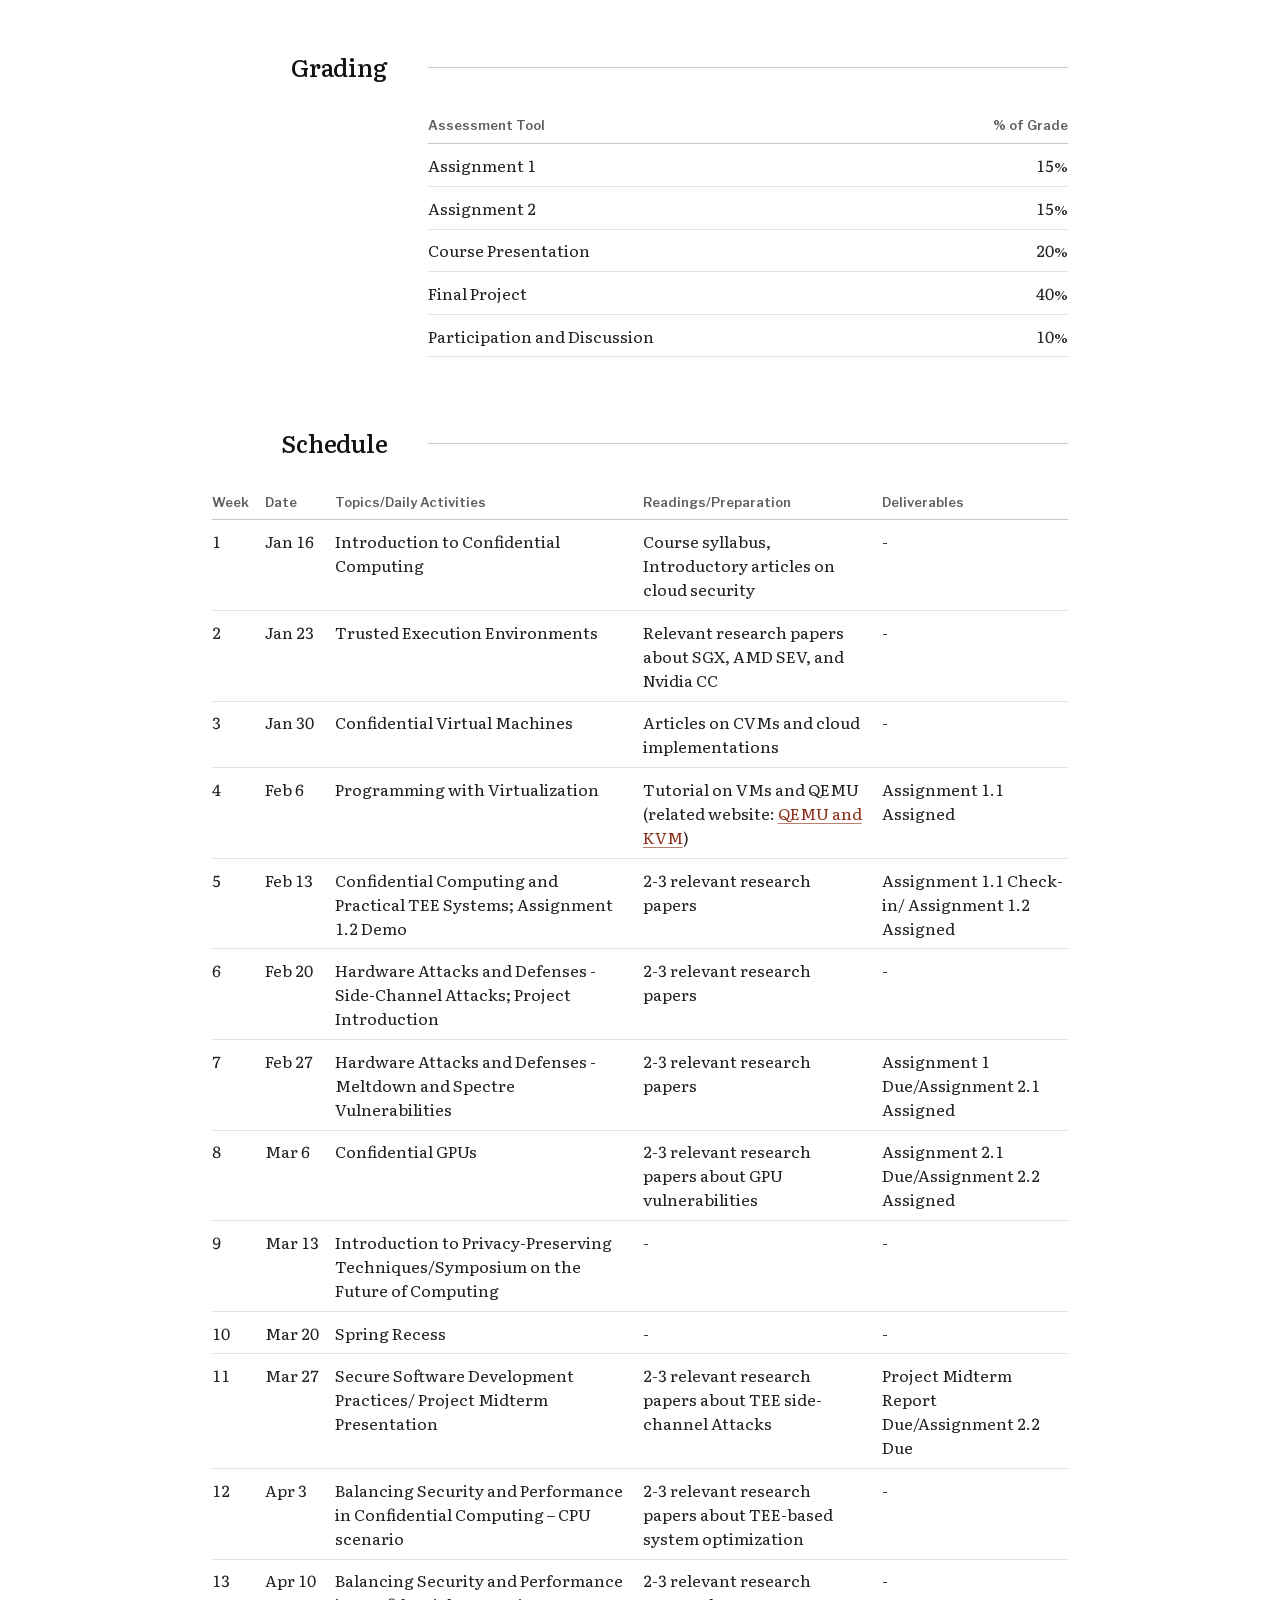
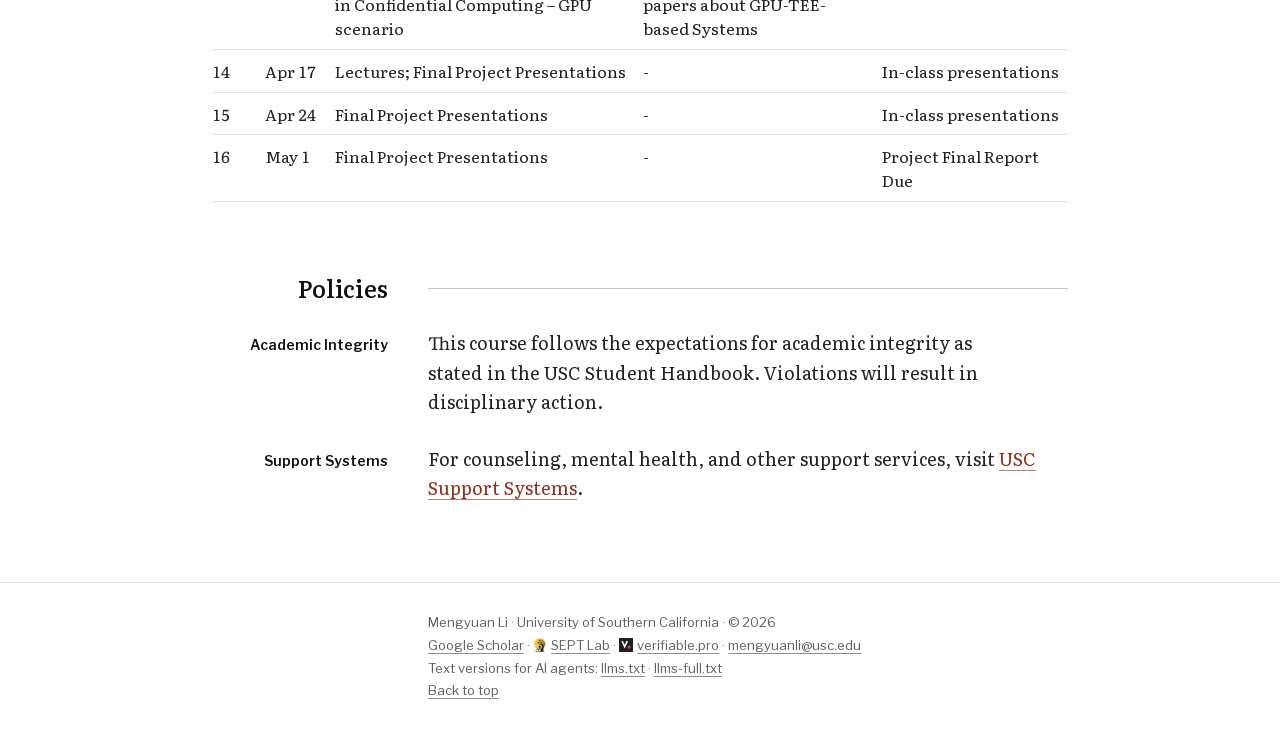
<file: course.html>
<!DOCTYPE html>
<html lang="en">
<head>
<meta charset="utf-8">
<meta name="viewport" content="width=device-width, initial-scale=1">
<title>CSCI 699: Confidential Computing: Protecting Your Data on Cloud GPUs and CPUs (Spring 2025) | Mengyuan Li</title>
<meta name="description" content="Syllabus for CSCI 699 at USC (Spring 2025), taught by Mengyuan Li, on confidential computing, trusted execution environments (TEEs), confidential VMs, confidential GPUs, and privacy-preserving computation.">
<link rel="canonical" href="https://mengyuanli.com/course.html">
<link rel="alternate" type="text/markdown" title="LLM-friendly site index (llms.txt)" href="https://mengyuanli.com/llms.txt">
<link rel="alternate" type="text/markdown" title="Full site text for LLMs (llms-full.txt)" href="https://mengyuanli.com/llms-full.txt">
<meta property="og:title" content="CSCI 699: Confidential Computing: Protecting Your Data on Cloud GPUs and CPUs (Spring 2025)">
<meta property="og:description" content="Syllabus for CSCI 699 at USC (Spring 2025), taught by Mengyuan Li, on confidential computing, trusted execution environments (TEEs), confidential VMs, confidential GPUs, and privacy-preserving computation.">
<meta property="og:type" content="website">
<meta property="og:site_name" content="Mengyuan Li">
<meta property="og:url" content="https://mengyuanli.com/course.html">
<meta property="og:image" content="https://mengyuanli.com/files/mengyuan-480.jpg">
<meta property="og:image:width" content="480">
<meta property="og:image:height" content="480">
<meta property="og:image:alt" content="Portrait of Mengyuan Li">
<meta name="twitter:card" content="summary">
<meta name="theme-color" content="#ffffff" media="(prefers-color-scheme: light)">
<meta name="theme-color" content="#141414" media="(prefers-color-scheme: dark)">
<link rel="icon" href="assets/img/favicon.svg?v=3" type="image/svg+xml">
<link rel="icon" href="assets/img/favicon-32.png?v=3" sizes="32x32" type="image/png">
<link rel="apple-touch-icon" href="assets/img/apple-touch-icon.png?v=3">
<script>(function(){var d=document.documentElement;d.classList.add('js');try{var t=localStorage.getItem('theme');if(t==='light'||t==='dark'){d.setAttribute('data-theme',t);var c=t==='dark'?'#141414':'#ffffff',m=document.querySelectorAll('meta[name="theme-color"]');for(var i=0;i<m.length;i++)m[i].setAttribute('content',c);}}catch(e){}})();</script>
<link rel="stylesheet" href="assets/css/site.css">
<script src="assets/js/site.js" defer></script>
<script type="application/ld+json">
{"@context":"https://schema.org","@graph":[
{"@type":"WebPage","@id":"https://mengyuanli.com/course.html#webpage","url":"https://mengyuanli.com/course.html","name":"CSCI 699: Confidential Computing: Protecting Your Data on Cloud GPUs and CPUs (Spring 2025)","inLanguage":"en","isPartOf":{"@id":"https://mengyuanli.com/#website"},"author":{"@id":"https://mengyuanli.com/#person"},"about":{"@id":"https://mengyuanli.com/course.html#course"},"mainEntity":{"@id":"https://mengyuanli.com/course.html#course"},"breadcrumb":{"@id":"https://mengyuanli.com/course.html#breadcrumb"}},
{"@type":"Course","@id":"https://mengyuanli.com/course.html#course","name":"CSCI 699: Confidential Computing: Protecting Your Data on Cloud GPUs and CPUs","courseCode":"CSCI 699","description":"This course offers an in-depth study of confidential computing and privacy-preserving computational techniques, focusing on protecting data in cloud environments using both CPUs and GPUs.","url":"https://mengyuanli.com/course.html","inLanguage":"en","numberOfCredits":4,"provider":{"@id":"https://mengyuanli.com/#usc"},"hasCourseInstance":{"@type":"CourseInstance","name":"Spring 2025","courseMode":"Onsite","location":{"@type":"Place","name":"Social Sciences Building"},"instructor":{"@id":"https://mengyuanli.com/#person"}}},
{"@type":"Person","@id":"https://mengyuanli.com/#person","name":"Mengyuan Li","url":"https://mengyuanli.com/"},
{"@type":"CollegeOrUniversity","@id":"https://mengyuanli.com/#usc","name":"University of Southern California","url":"https://www.usc.edu/"},
{"@type":"BreadcrumbList","@id":"https://mengyuanli.com/course.html#breadcrumb","itemListElement":[{"@type":"ListItem","position":1,"name":"Mengyuan Li","item":"https://mengyuanli.com/"},{"@type":"ListItem","position":2,"name":"Teaching","item":"https://mengyuanli.com/#teaching"},{"@type":"ListItem","position":3,"name":"CSCI 699, Spring 2025","item":"https://mengyuanli.com/course.html"}]}
]}
</script>
</head>
<body id="top">
<a class="skip" href="#main">Skip to content</a>

<header class="site-header">
  <div class="wrap">
    <a class="brand" href="./">Mengyuan Li</a>
    <nav class="nav is-short" aria-label="Main">
      <ul role="list">
        <li><a href="./">Home</a></li>
        <li><a href="./#research">Research</a></li>
        <li><a class="hl" href="./#join">Join</a></li>
        <li><a href="./#publications">Publications</a></li>
      </ul>
      <ul class="nav-ext" role="list">
        <li><a href="https://septlab.com/">SEPT Lab<span aria-hidden="true">&nbsp;↗</span></a></li>
      </ul>
    </nav>
    <button class="theme-toggle" type="button">
      <svg width="14" height="14" viewBox="0 0 16 16" aria-hidden="true" focusable="false"><circle cx="8" cy="8" r="6.25" fill="none" stroke="currentColor" stroke-width="1.5"/><path d="M8 1.75a6.25 6.25 0 0 1 0 12.5z" fill="currentColor"/></svg>
      <span class="to-dark"><span class="sr">Switch to </span><span class="lbl">Dark</span><span class="sr"> theme</span></span>
      <span class="to-light"><span class="sr">Switch to </span><span class="lbl">Light</span><span class="sr"> theme</span></span>
    </button>
  </div>
</header>

<nav class="crumbs wrap" aria-label="Breadcrumb"><ol role="list"><li><a href="./">Mengyuan Li</a></li><li><a href="./#teaching">Teaching</a></li><li aria-current="page">CSCI 699, Spring 2025</li></ol></nav>

<main id="main" class="wrap">

<header class="page-head m"><img class="mark" src="files/Shield.png" alt="USC shield" width="345" height="388">
  <h1>CSCI 699: Confidential Computing: Protecting Your Data on Cloud GPUs and CPUs</h1>
  <p class="lede">Graduate course on trusted execution environments, confidential VMs, and confidential GPUs, together with related privacy techniques such as federated learning, secure multi-party computation, and fully homomorphic encryption.</p>
  <p class="meta">Spring 2025&nbsp;· Thursday <span class="nw">4:00-7:20pm</span>&nbsp;· <span class="nw">Social Sciences Building</span></p>
</header>

<section id="overview">
  <h2 class="sec">Overview</h2>
  <dl class="facts">
    <div class="m"><dt class="side">Units</dt><dd>4.0</dd></div>
    <div class="m"><dt class="side">Term—Day—Time</dt><dd>Spring 2025, Thursday 4:00-7:20pm</dd></div>
    <div class="m"><dt class="side">Location</dt><dd>Social Sciences Building</dd></div>
    <div class="m"><dt class="side">Instructor</dt><dd>Mengyuan Li</dd></div>
    <div class="m"><dt class="side">Office</dt><dd>GCS 502A</dd></div>
    <div class="m"><dt class="side">Office Hours</dt><dd>Wednesday 11am-12 pm, GCS, B2 floor-SB4</dd></div>
    <div class="m"><dt class="side">Contact Info</dt><dd><a href="mailto:mli49061@usc.edu">mli49061@usc.edu</a> (Please include “CSCI 699” in your email subject.)</dd></div>
    <div class="m"><dt class="side">Teaching Assistant</dt><dd>TBD</dd></div>
    <div class="m"><dt class="side">Slides &amp; Materials</dt><dd>Shared via the Google Drive folder</dd></div>
  </dl>
</section>

<section id="description">
  <h2 class="sec">Description</h2>
  <div class="col prose">
    <p>This course offers an in-depth study of confidential computing and privacy-preserving computational techniques, focusing on protecting data in cloud environments using both CPUs and GPUs. Students will explore the design and implementation of Trusted Execution Environments (TEEs) and examine various cloud services that support confidential computing, including secure enclaves, Confidential Virtual Machines (CVMs), and confidential GPUs.</p>
  </div>
</section>

<section id="objectives">
  <h2 class="sec">Objectives</h2>
  <div class="col prose">
    <ul>
      <li>A comprehensive understanding of confidential computing and TEE.</li>
      <li>Gain experience in reading, analyzing, and critically evaluating research papers.</li>
      <li>Understand and experiment with state-of-the-art systems related to TEEs and CVMs.</li>
      <li>A better understanding of other common privacy-preserving computation techniques such as FL, MPC, and FHE.</li>
      <li>Improve academic writing and presentation skills through assignments and the final project.</li>
    </ul>
  </div>
</section>

<section id="grading">
  <h2 class="sec">Grading</h2>
  <div class="table-wrap"><table class="tbl">
    <thead><tr><th scope="col">Assessment Tool</th><th scope="col" class="num">% of Grade</th></tr></thead>
    <tbody>
      <tr><td>Assignment 1</td><td class="num">15%</td></tr>
      <tr><td>Assignment 2</td><td class="num">15%</td></tr>
      <tr><td>Course Presentation</td><td class="num">20%</td></tr>
      <tr><td>Final Project</td><td class="num">40%</td></tr>
      <tr><td>Participation and Discussion</td><td class="num">10%</td></tr>
    </tbody>
  </table></div>
</section>

<section id="schedule">
  <h2 class="sec">Schedule</h2>
  <p class="col note scroll-hint" data-export="skip">Scroll the table sideways for readings and deliverables.</p>
  <div class="table-wrap" role="region" aria-label="Course schedule" tabindex="0"><table class="tbl tbl-wide">
    <thead><tr><th scope="col">Week</th><th scope="col">Date</th><th scope="col">Topics/Daily Activities</th><th scope="col">Readings/Preparation</th><th scope="col">Deliverables</th></tr></thead>
    <tbody>
      <tr><td>1</td><td class="nw">Jan 16</td><td>Introduction to Confidential Computing</td><td>Course syllabus, Introductory articles on cloud security</td><td>-</td></tr>
      <tr><td>2</td><td class="nw">Jan 23</td><td>Trusted Execution Environments</td><td>Relevant research papers about SGX, AMD SEV, and Nvidia CC</td><td>-</td></tr>
      <tr><td>3</td><td class="nw">Jan 30</td><td>Confidential Virtual Machines</td><td>Articles on CVMs and cloud implementations</td><td>-</td></tr>
      <tr><td>4</td><td class="nw">Feb 6</td><td>Programming with Virtualization</td><td>Tutorial on VMs and QEMU (related website: <a href="https://bitgrounds.tech/posts/kvm-qemu-libvirt-virtualization/">QEMU and KVM</a>)</td><td>Assignment 1.1 Assigned</td></tr>
      <tr><td>5</td><td class="nw">Feb 13</td><td>Confidential Computing and Practical TEE Systems; Assignment 1.2 Demo</td><td>2-3 relevant research papers</td><td>Assignment 1.1 Check-in/ Assignment 1.2 Assigned</td></tr>
      <tr><td>6</td><td class="nw">Feb 20</td><td>Hardware Attacks and Defenses - Side-Channel Attacks; Project Introduction</td><td>2-3 relevant research papers</td><td>-</td></tr>
      <tr><td>7</td><td class="nw">Feb 27</td><td>Hardware Attacks and Defenses - Meltdown and Spectre Vulnerabilities</td><td>2-3 relevant research papers</td><td>Assignment 1 Due/Assignment 2.1 Assigned</td></tr>
      <tr><td>8</td><td class="nw">Mar 6</td><td>Confidential GPUs</td><td>2-3 relevant research papers about GPU vulnerabilities</td><td>Assignment 2.1 Due/Assignment 2.2 Assigned</td></tr>
      <tr><td>9</td><td class="nw">Mar 13</td><td>Introduction to Privacy-Preserving Techniques/Symposium on the Future of Computing</td><td>-</td><td>-</td></tr>
      <tr><td>10</td><td class="nw">Mar 20</td><td>Spring Recess</td><td>-</td><td>-</td></tr>
      <tr><td>11</td><td class="nw">Mar 27</td><td>Secure Software Development Practices/ Project Midterm Presentation</td><td>2-3 relevant research papers about TEE side-channel Attacks</td><td>Project Midterm Report Due/Assignment 2.2 Due</td></tr>
      <tr><td>12</td><td class="nw">Apr 3</td><td>Balancing Security and Performance in Confidential Computing – CPU scenario</td><td>2-3 relevant research papers about TEE-based system optimization</td><td>-</td></tr>
      <tr><td>13</td><td class="nw">Apr 10</td><td>Balancing Security and Performance in Confidential Computing – GPU scenario</td><td>2-3 relevant research papers about GPU-TEE-based Systems</td><td>-</td></tr>
      <tr><td>14</td><td class="nw">Apr 17</td><td>Lectures; Final Project Presentations</td><td>-</td><td>In-class presentations</td></tr>
      <tr><td>15</td><td class="nw">Apr 24</td><td>Final Project Presentations</td><td>-</td><td>In-class presentations</td></tr>
      <tr><td>16</td><td class="nw">May 1</td><td>Final Project Presentations</td><td>-</td><td>Project Final Report Due</td></tr>
    </tbody>
  </table></div>
</section>

<section id="policies">
  <h2 class="sec">Policies</h2>
  <div class="m"><h3 class="side">Academic Integrity</h3>
    <p>This course follows the expectations for academic integrity as stated in the USC Student Handbook. Violations will result in disciplinary action.</p></div>
  <div class="m"><h3 class="side">Support Systems</h3>
    <p>For counseling, mental health, and other support services, visit <a href="https://usc.edu">USC Support Systems</a>.</p></div>
</section>

</main>

<footer class="site-footer">
  <div class="wrap"><div class="col">
    <p>Mengyuan Li&nbsp;· University of Southern California&nbsp;· © 2026</p>
    <nav aria-label="Footer"><p><a href="https://scholar.google.com/citations?user=cgjqyuoAAAAJ&amp;hl=en">Google Scholar</a>&nbsp;· <a href="https://septlab.com/"><img class="site-icon" src="assets/img/sept-lab.png" alt="" width="16" height="16">SEPT Lab</a>&nbsp;· <a href="https://verifiable.pro/"><img class="site-icon" src="assets/img/verifiable-pro.svg" alt="" width="16" height="16">verifiable.pro</a>&nbsp;· <a href="mailto:mengyuanli@usc.edu">mengyuanli@usc.edu</a></p></nav>
    <p>Text versions for AI agents: <a href="llms.txt">llms.txt</a>&nbsp;· <a href="llms-full.txt">llms-full.txt</a></p>
    <p><a href="#top">Back to top</a></p>
  </div></div>
</footer>
</body>
</html>
</file>
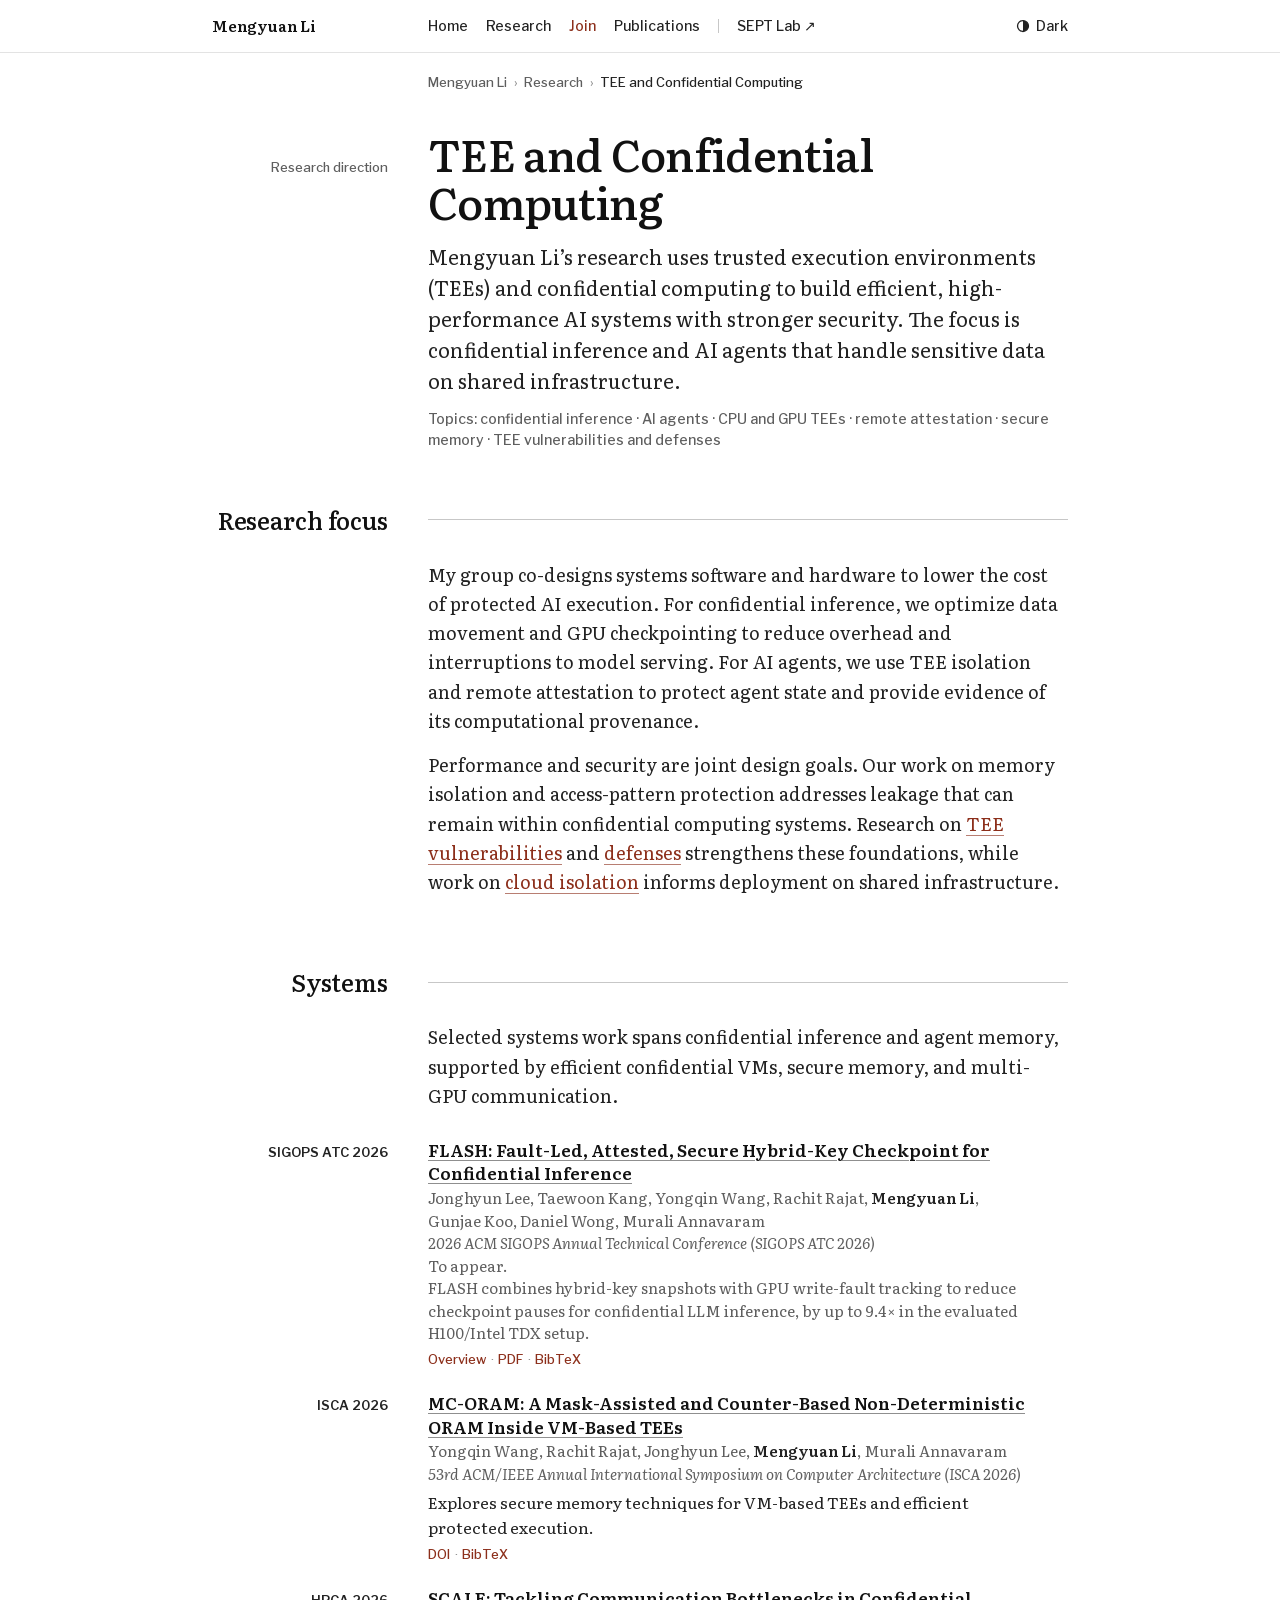
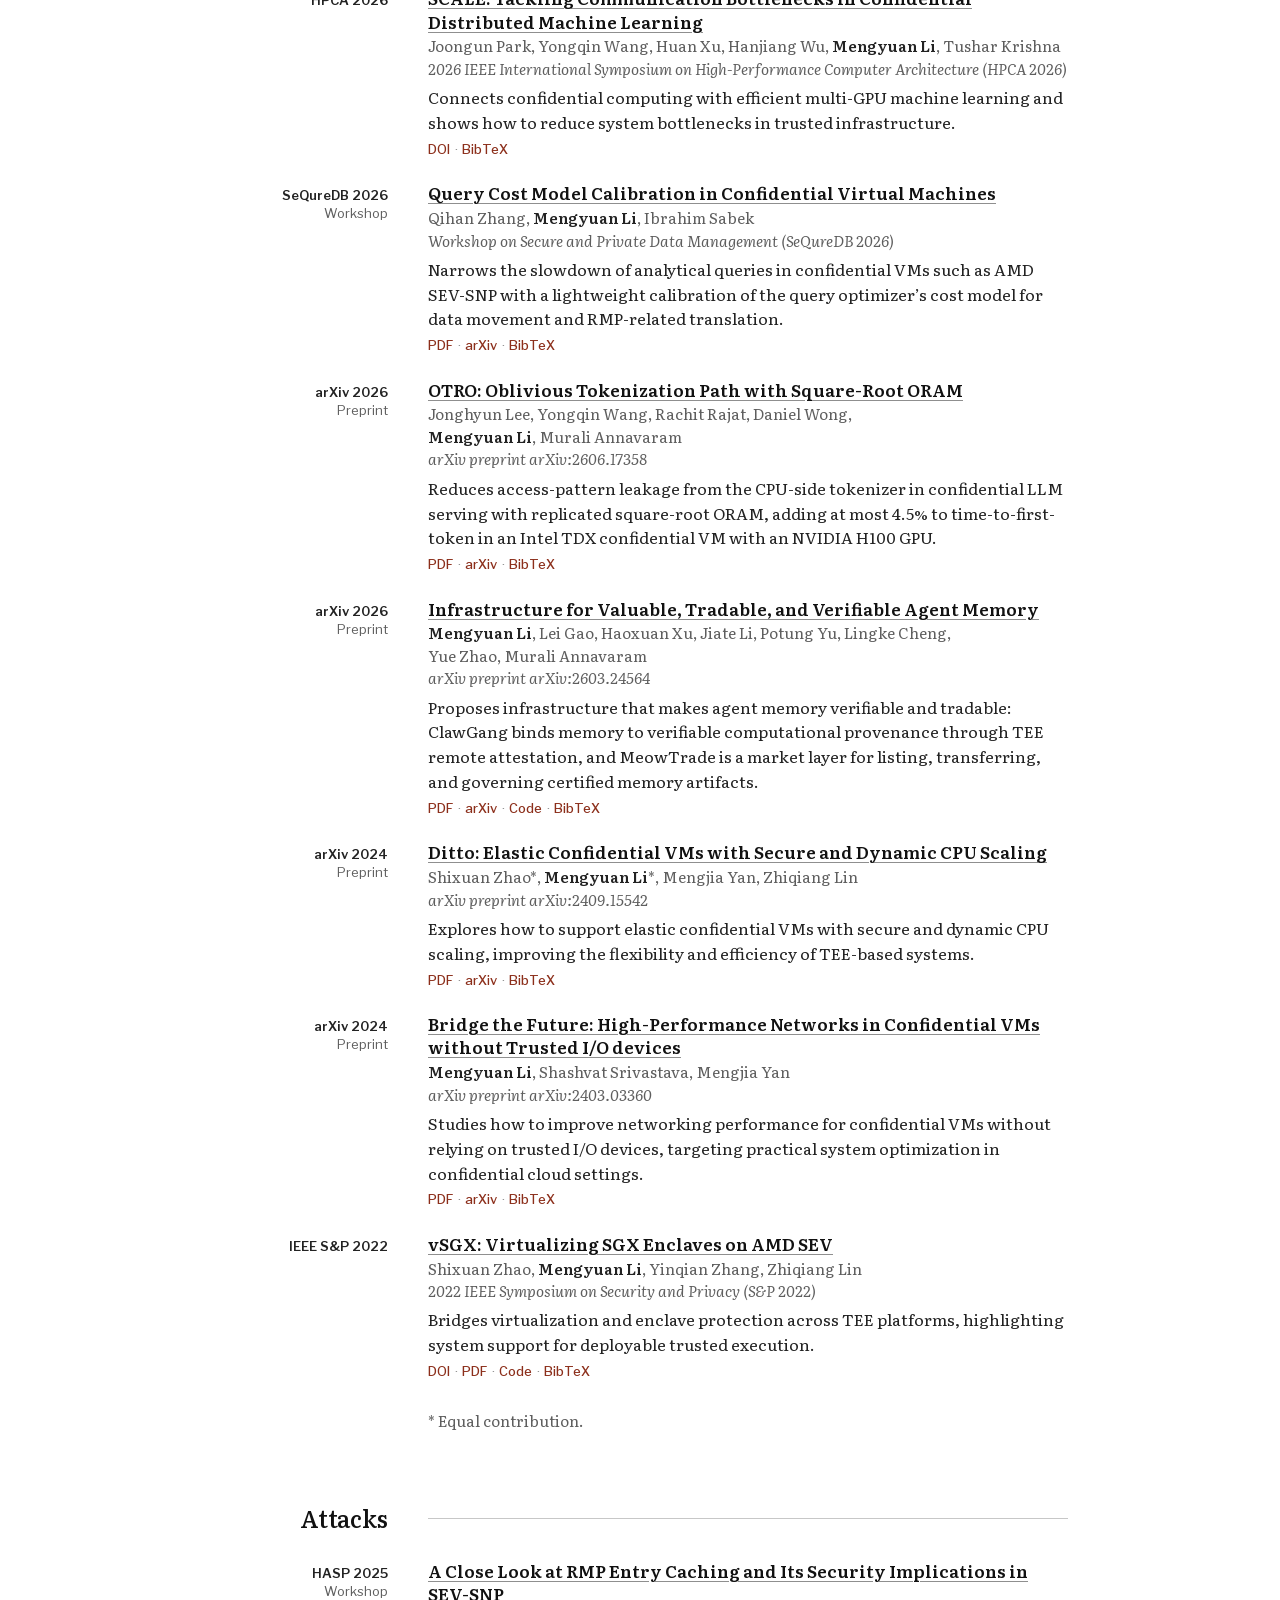
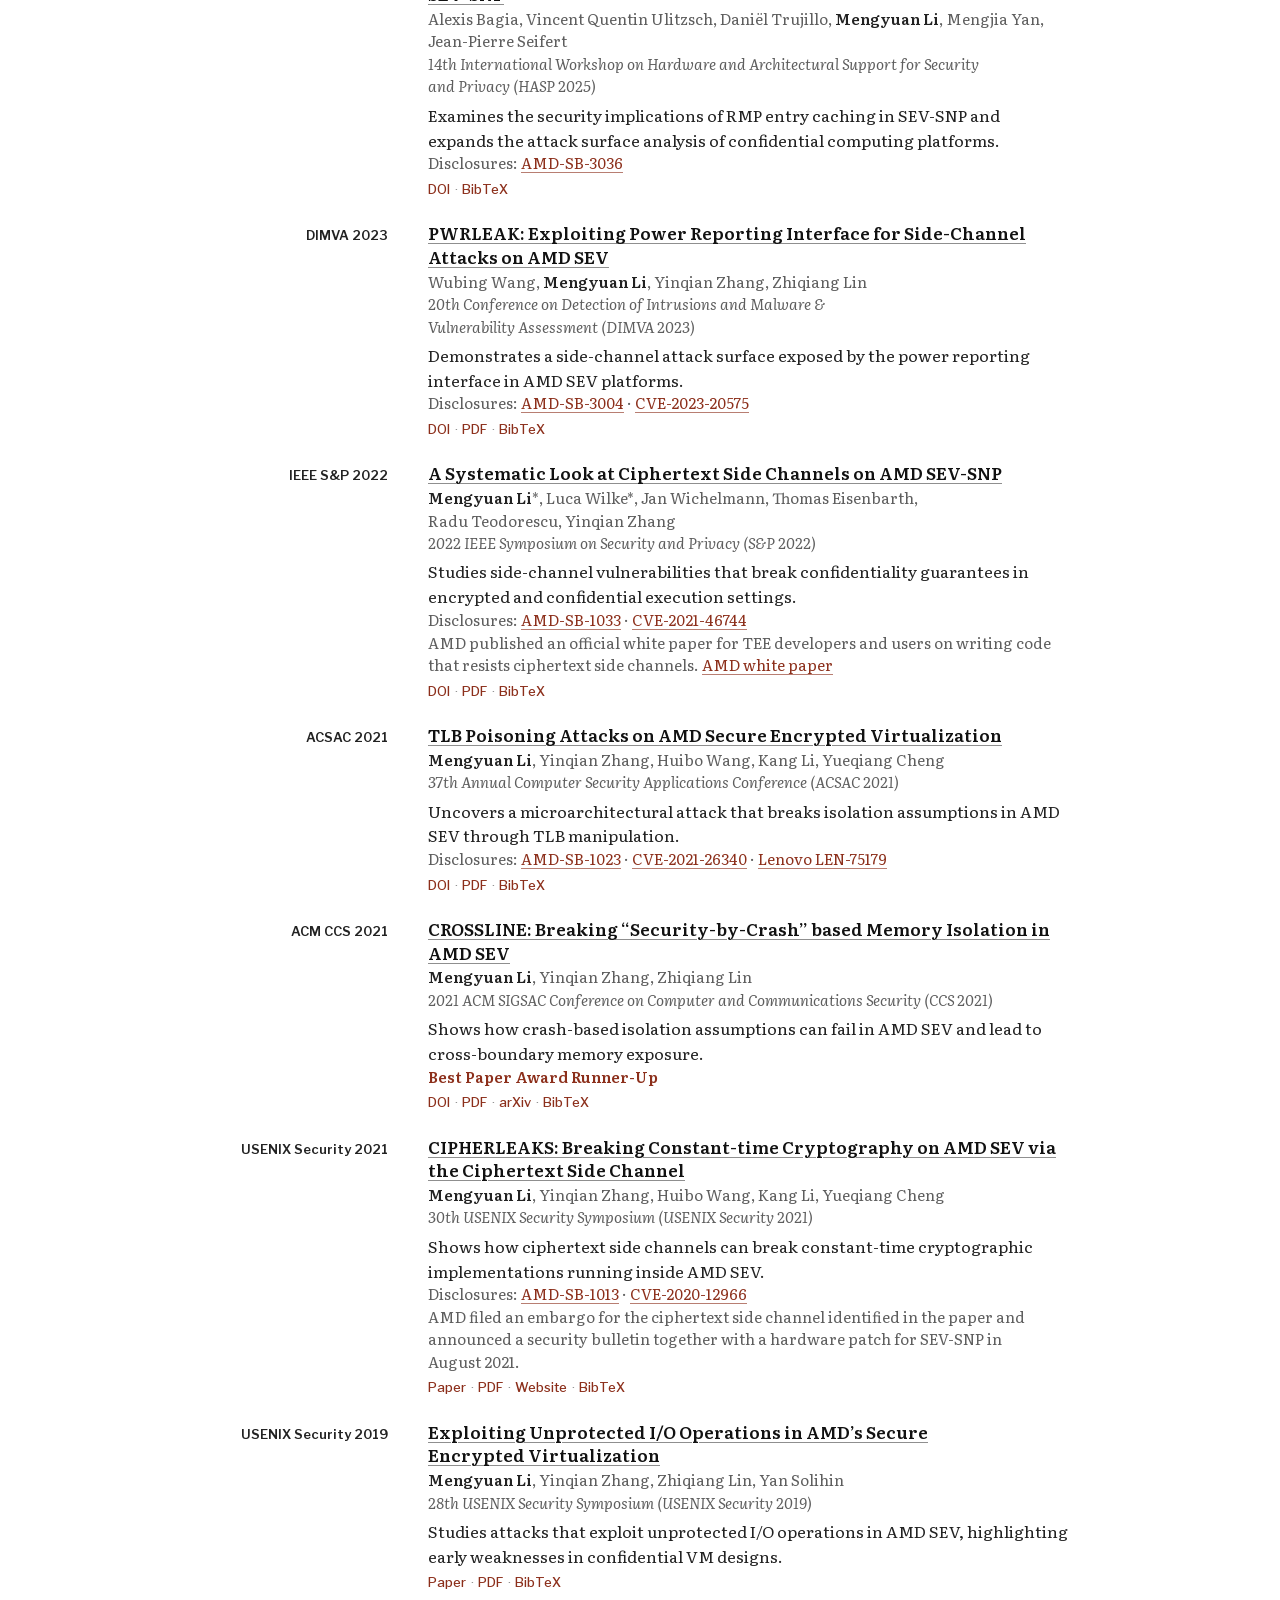
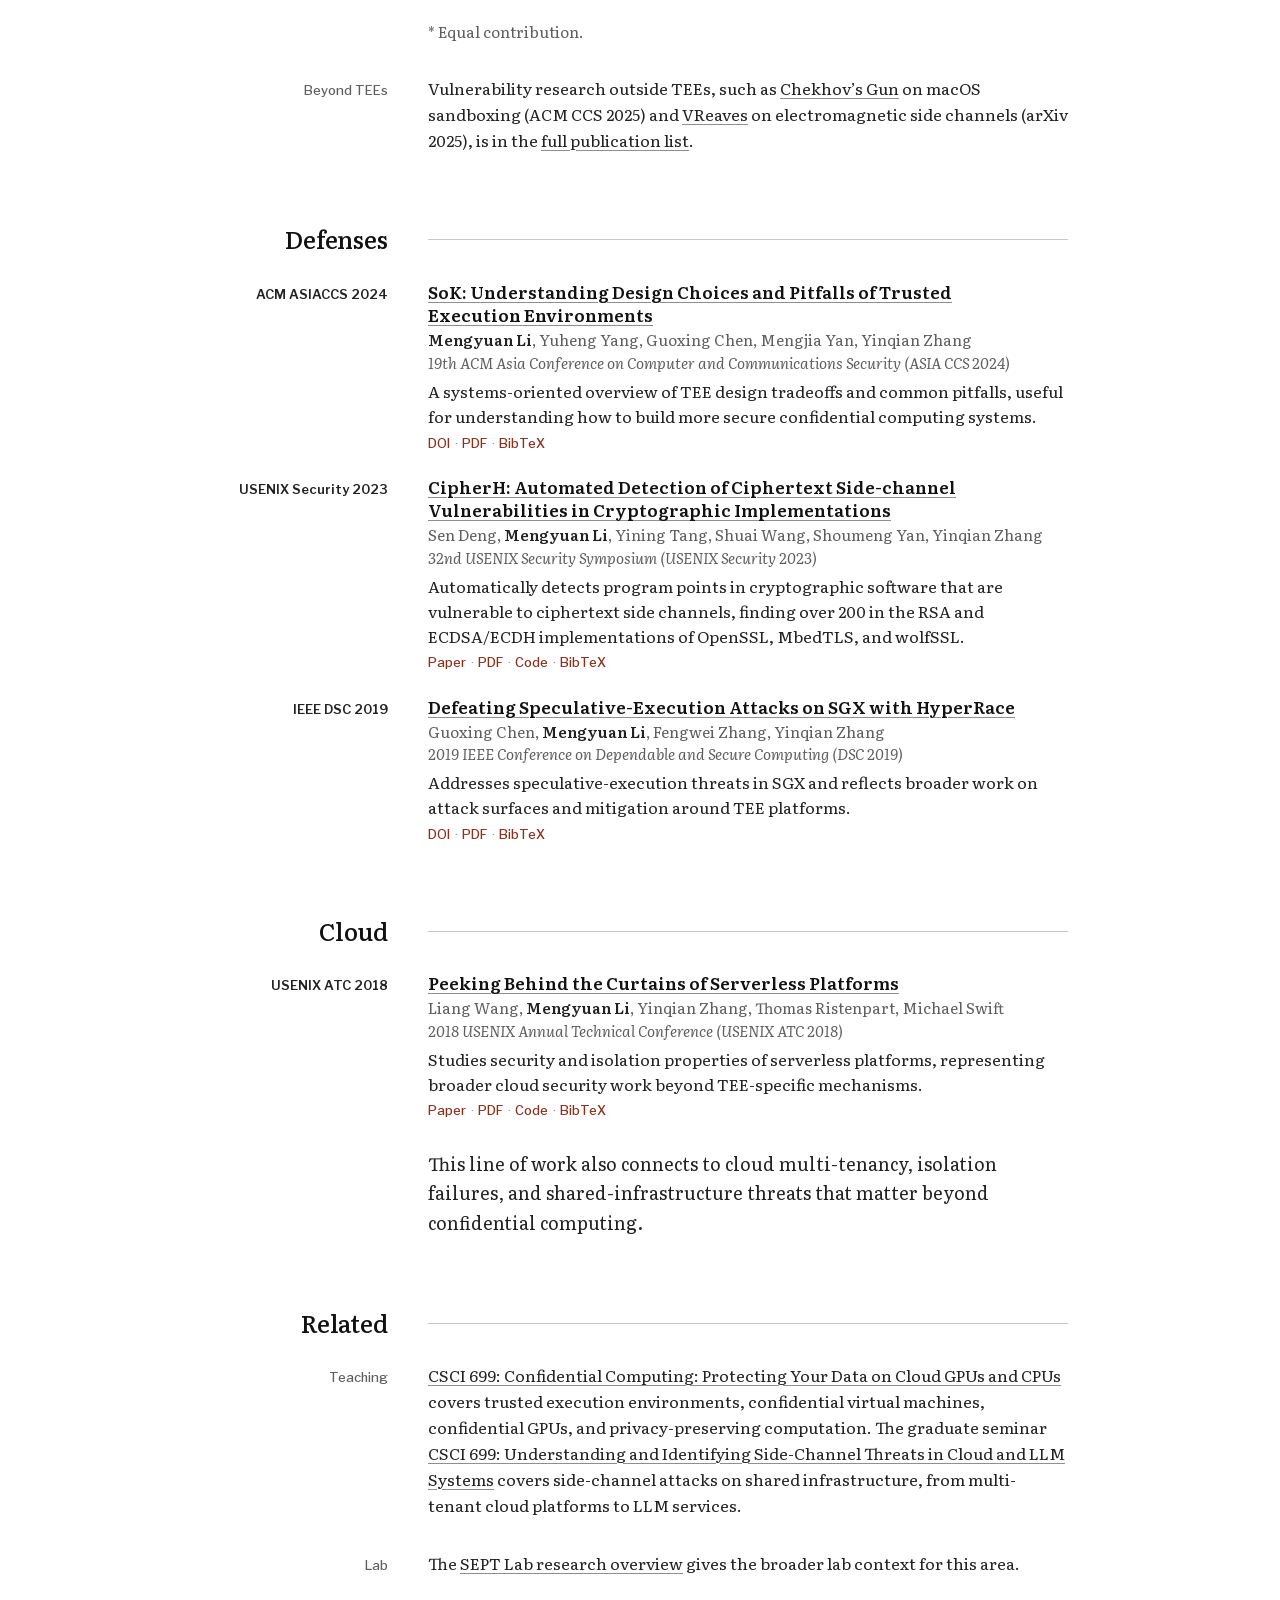
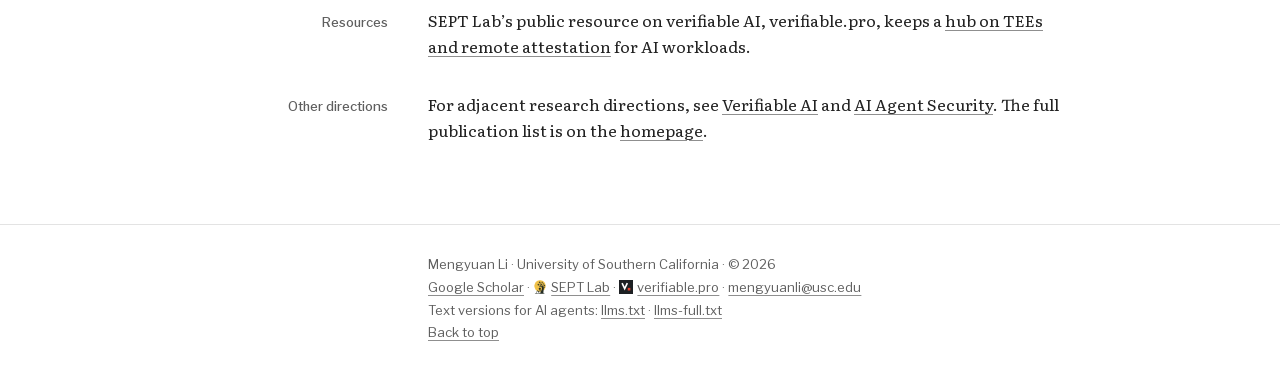
<file: tee-confidential-computing.html>
<!DOCTYPE html>
<html lang="en">
<head>
<meta charset="utf-8">
<meta name="viewport" content="width=device-width, initial-scale=1">
<title>TEE and Confidential Computing Research | Mengyuan Li</title>
<meta name="description" content="Research by Mengyuan Li on efficient, high-performance confidential inference and AI agents using CPU and GPU TEEs, alongside research on TEE vulnerabilities and defenses.">
<link rel="canonical" href="https://mengyuanli.com/tee-confidential-computing.html">
<link rel="alternate" type="text/markdown" title="LLM-friendly site index (llms.txt)" href="https://mengyuanli.com/llms.txt">
<link rel="alternate" type="text/markdown" title="Full site text for LLMs (llms-full.txt)" href="https://mengyuanli.com/llms-full.txt">
<meta property="og:title" content="TEE and Confidential Computing Research | Mengyuan Li">
<meta property="og:description" content="Efficient, high-performance confidential inference and AI agents using CPU and GPU TEEs, alongside research on TEE vulnerabilities and defenses.">
<meta property="og:type" content="article">
<meta property="og:site_name" content="Mengyuan Li">
<meta property="og:url" content="https://mengyuanli.com/tee-confidential-computing.html">
<meta property="og:image" content="https://mengyuanli.com/files/mengyuan-480.jpg">
<meta property="og:image:width" content="480">
<meta property="og:image:height" content="480">
<meta property="og:image:alt" content="Portrait of Mengyuan Li">
<meta name="twitter:card" content="summary">
<meta name="theme-color" content="#ffffff" media="(prefers-color-scheme: light)">
<meta name="theme-color" content="#141414" media="(prefers-color-scheme: dark)">
<link rel="icon" href="assets/img/favicon.svg?v=3" type="image/svg+xml">
<link rel="icon" href="assets/img/favicon-32.png?v=3" sizes="32x32" type="image/png">
<link rel="apple-touch-icon" href="assets/img/apple-touch-icon.png?v=3">
<script>(function(){var d=document.documentElement;d.classList.add('js');try{var t=localStorage.getItem('theme');if(t==='light'||t==='dark'){d.setAttribute('data-theme',t);var c=t==='dark'?'#141414':'#ffffff',m=document.querySelectorAll('meta[name="theme-color"]');for(var i=0;i<m.length;i++)m[i].setAttribute('content',c);}}catch(e){}})();</script>
<link rel="stylesheet" href="assets/css/site.css">
<script src="assets/js/site.js" defer></script>
<script type="application/ld+json">
{"@context":"https://schema.org","@graph":[
{"@type":"WebPage","@id":"https://mengyuanli.com/tee-confidential-computing.html#webpage","url":"https://mengyuanli.com/tee-confidential-computing.html","name":"TEE and Confidential Computing Research | Mengyuan Li","description":"Research by Mengyuan Li on efficient, high-performance confidential inference and AI agents using CPU and GPU TEEs, alongside research on TEE vulnerabilities and defenses.","inLanguage":"en","dateModified":"2026-11-10","isPartOf":{"@id":"https://mengyuanli.com/#website"},"breadcrumb":{"@id":"https://mengyuanli.com/tee-confidential-computing.html#breadcrumb"},"author":{"@id":"https://mengyuanli.com/#person"},"about":[{"@id":"https://mengyuanli.com/#person"},{"@type":"Thing","name":"Trusted execution environments"},{"@type":"Thing","name":"Confidential computing"},{"@type":"Thing","name":"Confidential virtual machines"},{"@type":"Thing","name":"AMD SEV-SNP"},{"@type":"Thing","name":"Intel SGX"},{"@type":"Thing","name":"Side-channel attacks"},{"@type":"Thing","name":"Cloud security"},{"@type":"Thing","name":"Confidential inference"},{"@type":"Thing","name":"AI agents"},{"@type":"Thing","name":"High-performance AI systems"},{"@type":"Thing","name":"Confidential GPUs"}],"keywords":"TEE, trusted execution environments, confidential computing, confidential inference, AI agents, high-performance AI systems, efficient AI systems, CPU and GPU TEEs, confidential VMs, remote attestation, secure memory, TEE vulnerabilities and defenses, AMD SEV-SNP, Intel TDX, Intel SGX","mentions":[{"@type":"ScholarlyArticle","@id":"https://mengyuanli.com/#flash-atc26","name":"FLASH: Fault-Led, Attested, Secure Hybrid-Key Checkpoint for Confidential Inference"},{"@type":"ScholarlyArticle","@id":"https://mengyuanli.com/#mc-oram-isca26","name":"MC-ORAM: A Mask-Assisted and Counter-Based Non-Deterministic ORAM Inside VM-Based TEEs"},{"@type":"ScholarlyArticle","@id":"https://mengyuanli.com/#scale-hpca26","name":"SCALE: Tackling Communication Bottlenecks in Confidential Distributed Machine Learning"},{"@type":"ScholarlyArticle","@id":"https://mengyuanli.com/#cvm-query-cost-sequredb26","name":"Query Cost Model Calibration in Confidential Virtual Machines"},{"@type":"ScholarlyArticle","@id":"https://mengyuanli.com/#otro-arxiv26","name":"OTRO: Oblivious Tokenization Path with Square-Root ORAM"},{"@type":"ScholarlyArticle","@id":"https://mengyuanli.com/#agent-memory-arxiv26","name":"Infrastructure for Valuable, Tradable, and Verifiable Agent Memory"},{"@type":"ScholarlyArticle","@id":"https://mengyuanli.com/#ditto-arxiv24","name":"Ditto: Elastic Confidential VMs with Secure and Dynamic CPU Scaling"},{"@type":"ScholarlyArticle","@id":"https://mengyuanli.com/#bridge-the-future-arxiv24","name":"Bridge the Future: High-Performance Networks in Confidential VMs without Trusted I/O devices"},{"@type":"ScholarlyArticle","@id":"https://mengyuanli.com/#vsgx-sp22","name":"vSGX: Virtualizing SGX Enclaves on AMD SEV"},{"@type":"ScholarlyArticle","@id":"https://mengyuanli.com/#rmp-caching-hasp25","name":"A Close Look at RMP Entry Caching and Its Security Implications in SEV-SNP"},{"@type":"ScholarlyArticle","@id":"https://mengyuanli.com/#pwrleak-dimva23","name":"PWRLEAK: Exploiting Power Reporting Interface for Side-Channel Attacks on AMD SEV"},{"@type":"ScholarlyArticle","@id":"https://mengyuanli.com/#ciphertext-sev-snp-sp22","name":"A Systematic Look at Ciphertext Side Channels on AMD SEV-SNP"},{"@type":"ScholarlyArticle","@id":"https://mengyuanli.com/#tlb-poisoning-acsac21","name":"TLB Poisoning Attacks on AMD Secure Encrypted Virtualization"},{"@type":"ScholarlyArticle","@id":"https://mengyuanli.com/#crossline-ccs21","name":"CROSSLINE: Breaking \"Security-by-Crash\" based Memory Isolation in AMD SEV"},{"@type":"ScholarlyArticle","@id":"https://mengyuanli.com/#cipherleaks-usenixsec21","name":"CIPHERLEAKS: Breaking Constant-time Cryptography on AMD SEV via the Ciphertext Side Channel"},{"@type":"ScholarlyArticle","@id":"https://mengyuanli.com/#sev-io-usenixsec19","name":"Exploiting Unprotected I/O Operations in AMD's Secure Encrypted Virtualization"},{"@type":"ScholarlyArticle","@id":"https://mengyuanli.com/#sok-tee-asiaccs24","name":"SoK: Understanding Design Choices and Pitfalls of Trusted Execution Environments"},{"@type":"ScholarlyArticle","@id":"https://mengyuanli.com/#cipherh-usenixsec23","name":"CipherH: Automated Detection of Ciphertext Side-channel Vulnerabilities in Cryptographic Implementations"},{"@type":"ScholarlyArticle","@id":"https://mengyuanli.com/#hyperrace-dsc19","name":"Defeating Speculative-Execution Attacks on SGX with HyperRace"},{"@type":"ScholarlyArticle","@id":"https://mengyuanli.com/#serverless-atc18","name":"Peeking Behind the Curtains of Serverless Platforms"}],"relatedLink":["https://septlab.com/research.html","https://verifiable.pro/topics/confidential-computing/"]},
{"@type":"BreadcrumbList","@id":"https://mengyuanli.com/tee-confidential-computing.html#breadcrumb","itemListElement":[{"@type":"ListItem","position":1,"name":"Mengyuan Li","item":"https://mengyuanli.com/"},{"@type":"ListItem","position":2,"name":"Research","item":"https://mengyuanli.com/#research"},{"@type":"ListItem","position":3,"name":"TEE and Confidential Computing","item":"https://mengyuanli.com/tee-confidential-computing.html"}]}
]}
</script>
</head>
<body id="top">
<a class="skip" href="#main">Skip to content</a>

<header class="site-header">
  <div class="wrap">
    <a class="brand" href="./">Mengyuan Li</a>
    <nav class="nav is-short" aria-label="Main">
      <ul role="list">
        <li><a href="./">Home</a></li>
        <li><a href="./#research">Research</a></li>
        <li><a class="hl" href="./#join">Join</a></li>
        <li><a href="./#publications">Publications</a></li>
      </ul>
      <ul class="nav-ext" role="list">
        <li><a href="https://septlab.com/">SEPT Lab<span aria-hidden="true">&nbsp;↗</span></a></li>
      </ul>
    </nav>
    <button class="theme-toggle" type="button">
      <svg width="14" height="14" viewBox="0 0 16 16" aria-hidden="true" focusable="false"><circle cx="8" cy="8" r="6.25" fill="none" stroke="currentColor" stroke-width="1.5"/><path d="M8 1.75a6.25 6.25 0 0 1 0 12.5z" fill="currentColor"/></svg>
      <span class="to-dark"><span class="sr">Switch to </span><span class="lbl">Dark</span><span class="sr"> theme</span></span>
      <span class="to-light"><span class="sr">Switch to </span><span class="lbl">Light</span><span class="sr"> theme</span></span>
    </button>
  </div>
</header>

<nav class="crumbs wrap" aria-label="Breadcrumb"><ol role="list"><li><a href="./">Mengyuan Li</a></li><li><a href="./#research">Research</a></li><li aria-current="page">TEE and Confidential Computing</li></ol></nav>

<main id="main" class="wrap">

<header class="page-head m"><p class="side" data-export="skip">Research direction</p>
  <h1>TEE and Confidential Computing</h1>
  <p class="lede">Mengyuan Li’s research uses trusted execution environments (TEEs) and confidential computing to build efficient, high-performance AI systems with stronger security. The focus is confidential inference and AI agents that handle sensitive data on shared infrastructure.</p>
  <p class="meta">Topics: confidential inference&nbsp;· AI agents&nbsp;· CPU and GPU TEEs&nbsp;· remote attestation&nbsp;· secure memory&nbsp;· TEE vulnerabilities and defenses</p>
</header>

<section id="focus">
  <h2 class="sec">Research focus</h2>
<div class="col prose">
  <p>My group co-designs systems software and hardware to lower the cost of protected AI execution. For confidential inference, we optimize data movement and GPU checkpointing to reduce overhead and interruptions to model serving. For AI agents, we use TEE isolation and remote attestation to protect agent state and provide evidence of its computational provenance.</p>
  <p>Performance and security are joint design goals. Our work on memory isolation and access-pattern protection addresses leakage that can remain within confidential computing systems. Research on <a href="#attacks">TEE vulnerabilities</a> and <a href="#defenses">defenses</a> strengthens these foundations, while work on <a href="#cloud">cloud isolation</a> informs deployment on shared infrastructure.</p>
</div>
</section>

<section id="systems">
  <h2 class="sec">Systems</h2>
<p class="col">Selected systems work spans confidential inference and agent memory, supported by efficient confidential VMs, secure memory, and multi-GPU communication.</p>
<ol class="pubs" role="list">
<li id="flash-atc26"><span class="tag" data-export="skip">SIGOPS ATC&nbsp;2026</span>
  <cite><a href="https://septlab.com/papers/flash.html">FLASH: Fault-Led, Attested, Secure Hybrid-Key Checkpoint for Confidential Inference</a></cite>
  <span class="au">Jonghyun&nbsp;Lee, Taewoon&nbsp;Kang, Yongqin&nbsp;Wang, Rachit&nbsp;Rajat, <b>Mengyuan&nbsp;Li</b>, Gunjae&nbsp;Koo, Daniel&nbsp;Wong, Murali&nbsp;Annavaram</span>
  <span class="ve"><i>2026 ACM SIGOPS Annual Technical Conference&nbsp;(SIGOPS&nbsp;ATC&nbsp;2026)</i></span>
  <span class="nt">To appear.</span>
  <span class="nt">FLASH combines hybrid-key snapshots with GPU write-fault tracking to reduce checkpoint pauses for confidential LLM inference, by up to 9.4× in the evaluated H100/Intel TDX setup.</span>
  <span class="ln"><a href="https://septlab.com/papers/flash.html">Overview</a>&nbsp;· <a href="https://septlab.com/papers/flash.pdf">PDF</a>&nbsp;· <a href="files/bib/flash-atc26.bib">BibTeX</a></span></li>
<li id="mc-oram-isca26"><span class="tag" data-export="skip">ISCA 2026</span>
  <cite><a href="https://doi.org/10.1109/ISCA66397.2026.00047">MC-ORAM: A Mask-Assisted and Counter-Based Non-Deterministic ORAM Inside VM-Based TEEs</a></cite>
  <span class="au">Yongqin&nbsp;Wang, Rachit&nbsp;Rajat, Jonghyun&nbsp;Lee, <b>Mengyuan&nbsp;Li</b>, Murali&nbsp;Annavaram</span>
  <span class="ve"><i>53rd ACM/IEEE Annual International Symposium on Computer Architecture&nbsp;(ISCA&nbsp;2026)</i></span>
  <p class="desc">Explores secure memory techniques for VM-based TEEs and efficient protected execution.</p>
  <span class="ln"><a href="https://doi.org/10.1109/ISCA66397.2026.00047">DOI</a>&nbsp;· <a href="files/bib/mc-oram-isca26.bib">BibTeX</a></span></li>
<li id="scale-hpca26"><span class="tag" data-export="skip">HPCA 2026</span>
  <cite><a href="https://doi.org/10.1109/HPCA68181.2026.11408582">SCALE: Tackling Communication Bottlenecks in Confidential Distributed Machine Learning</a></cite>
  <span class="au">Joongun&nbsp;Park, Yongqin&nbsp;Wang, Huan&nbsp;Xu, Hanjiang&nbsp;Wu, <b>Mengyuan&nbsp;Li</b>, Tushar&nbsp;Krishna</span>
  <span class="ve"><i>2026 IEEE International Symposium on High-Performance Computer Architecture&nbsp;(HPCA&nbsp;2026)</i></span>
  <p class="desc">Connects confidential computing with efficient multi-GPU machine learning and shows how to reduce system bottlenecks in trusted infrastructure.</p>
  <span class="ln"><a href="https://doi.org/10.1109/HPCA68181.2026.11408582">DOI</a>&nbsp;· <a href="files/bib/scale-hpca26.bib">BibTeX</a></span></li>
<li id="cvm-query-cost-sequredb26"><span class="tag" data-export="skip">SeQureDB 2026 <small>Workshop</small></span>
  <cite><a href="https://arxiv.org/abs/2606.26385">Query Cost Model Calibration in Confidential Virtual Machines</a></cite>
  <span class="au">Qihan&nbsp;Zhang, <b>Mengyuan&nbsp;Li</b>, Ibrahim&nbsp;Sabek</span>
  <span class="ve"><i>Workshop on Secure and Private Data Management&nbsp;(SeQureDB&nbsp;2026)</i></span>
  <p class="desc">Narrows the slowdown of analytical queries in confidential VMs such as AMD <span class="nw">SEV-SNP</span> with a lightweight calibration of the query optimizer’s cost model for data movement and RMP-related translation.</p>
  <span class="ln"><a href="https://arxiv.org/pdf/2606.26385">PDF</a>&nbsp;· <a href="https://arxiv.org/abs/2606.26385">arXiv</a>&nbsp;· <a href="files/bib/cvm-query-cost-sequredb26.bib">BibTeX</a></span></li>
<li id="otro-arxiv26"><span class="tag" data-export="skip">arXiv 2026 <small>Preprint</small></span>
  <cite><a href="https://arxiv.org/abs/2606.17358">OTRO: Oblivious Tokenization Path with Square-Root ORAM</a></cite>
  <span class="au">Jonghyun&nbsp;Lee, Yongqin&nbsp;Wang, Rachit&nbsp;Rajat, Daniel&nbsp;Wong, <b>Mengyuan&nbsp;Li</b>, Murali&nbsp;Annavaram</span>
  <span class="ve"><i>arXiv preprint arXiv:2606.17358</i></span>
  <p class="desc">Reduces access-pattern leakage from the CPU-side tokenizer in confidential LLM serving with replicated square-root ORAM, adding at most 4.5% to time-to-first-token in an Intel TDX confidential VM with an NVIDIA H100 GPU.</p>
  <span class="ln"><a href="https://arxiv.org/pdf/2606.17358">PDF</a>&nbsp;· <a href="https://arxiv.org/abs/2606.17358">arXiv</a>&nbsp;· <a href="files/bib/otro-arxiv26.bib">BibTeX</a></span></li>
<li id="agent-memory-arxiv26"><span class="tag" data-export="skip">arXiv 2026 <small>Preprint</small></span>
  <cite><a href="https://arxiv.org/abs/2603.24564">Infrastructure for Valuable, Tradable, and Verifiable Agent Memory</a></cite>
  <span class="au"><b>Mengyuan&nbsp;Li</b>, Lei&nbsp;Gao, Haoxuan&nbsp;Xu, Jiate&nbsp;Li, Potung&nbsp;Yu, Lingke&nbsp;Cheng, Yue&nbsp;Zhao, Murali&nbsp;Annavaram</span>
  <span class="ve"><i>arXiv preprint arXiv:2603.24564</i></span>
  <p class="desc">Proposes infrastructure that makes agent memory verifiable and tradable: ClawGang binds memory to verifiable computational provenance through TEE remote attestation, and MeowTrade is a market layer for listing, transferring, and governing certified memory artifacts.</p>
  <span class="ln"><a href="https://arxiv.org/pdf/2603.24564">PDF</a>&nbsp;· <a href="https://arxiv.org/abs/2603.24564">arXiv</a>&nbsp;· <a href="https://github.com/sept-usc/ClawGang">Code</a>&nbsp;· <a href="files/bib/agent-memory-arxiv26.bib">BibTeX</a></span></li>
<li id="ditto-arxiv24"><span class="tag" data-export="skip">arXiv 2024 <small>Preprint</small></span>
  <cite><a href="https://arxiv.org/abs/2409.15542">Ditto: Elastic Confidential VMs with Secure and Dynamic CPU Scaling</a></cite>
  <span class="au">Shixuan&nbsp;Zhao*, <b>Mengyuan&nbsp;Li</b>*, Mengjia&nbsp;Yan, Zhiqiang&nbsp;Lin</span>
  <span class="ve"><i>arXiv preprint arXiv:2409.15542</i></span>
  <p class="desc">Explores how to support elastic confidential VMs with secure and dynamic CPU scaling, improving the flexibility and efficiency of TEE-based systems.</p>
  <span class="ln"><a href="https://arxiv.org/pdf/2409.15542">PDF</a>&nbsp;· <a href="https://arxiv.org/abs/2409.15542">arXiv</a>&nbsp;· <a href="files/bib/ditto-arxiv24.bib">BibTeX</a></span></li>
<li id="bridge-the-future-arxiv24"><span class="tag" data-export="skip">arXiv 2024 <small>Preprint</small></span>
  <cite><a href="https://arxiv.org/abs/2403.03360">Bridge the Future: High-Performance Networks in Confidential VMs without Trusted I/O devices</a></cite>
  <span class="au"><b>Mengyuan&nbsp;Li</b>, Shashvat&nbsp;Srivastava, Mengjia&nbsp;Yan</span>
  <span class="ve"><i>arXiv preprint arXiv:2403.03360</i></span>
  <p class="desc">Studies how to improve networking performance for confidential VMs without relying on trusted I/O devices, targeting practical system optimization in confidential cloud settings.</p>
  <span class="ln"><a href="https://arxiv.org/pdf/2403.03360">PDF</a>&nbsp;· <a href="https://arxiv.org/abs/2403.03360">arXiv</a>&nbsp;· <a href="files/bib/bridge-the-future-arxiv24.bib">BibTeX</a></span></li>
<li id="vsgx-sp22"><span class="tag" data-export="skip">IEEE S&amp;P 2022</span>
  <cite><a href="https://doi.org/10.1109/SP46214.2022.9833694">vSGX: Virtualizing SGX Enclaves on AMD SEV</a></cite>
  <span class="au">Shixuan&nbsp;Zhao, <b>Mengyuan&nbsp;Li</b>, Yinqian&nbsp;Zhang, Zhiqiang&nbsp;Lin</span>
  <span class="ve"><i>2022 IEEE Symposium on Security and Privacy&nbsp;(S&amp;P&nbsp;2022)</i></span>
  <p class="desc">Bridges virtualization and enclave protection across TEE platforms, highlighting system support for deployable trusted execution.</p>
  <span class="ln"><a href="https://doi.org/10.1109/SP46214.2022.9833694">DOI</a>&nbsp;· <a href="https://yinqian.org/papers/sp22a.pdf">PDF</a>&nbsp;· <a href="https://github.com/OSUSecLab/vSGX">Code</a>&nbsp;· <a href="files/bib/vsgx-sp22.bib">BibTeX</a></span></li>
</ol>
<p class="col note">* Equal contribution.</p>
</section>

<section id="attacks">
  <h2 class="sec">Attacks</h2>
<ol class="pubs" role="list">
<li id="rmp-caching-hasp25"><span class="tag" data-export="skip">HASP 2025 <small>Workshop</small></span>
  <cite><a href="https://doi.org/10.1145/3768725.3768727">A Close Look at RMP Entry Caching and Its Security Implications in SEV-SNP</a></cite>
  <span class="au">Alexis&nbsp;Bagia, Vincent&nbsp;Quentin&nbsp;Ulitzsch, Daniël&nbsp;Trujillo, <b>Mengyuan&nbsp;Li</b>, Mengjia&nbsp;Yan, Jean-Pierre&nbsp;Seifert</span>
  <span class="ve"><i>14th International Workshop on Hardware and Architectural Support for Security and Privacy&nbsp;(HASP&nbsp;2025)</i></span>
  <p class="desc">Examines the security implications of RMP entry caching in <span class="nw">SEV-SNP</span> and expands the attack surface analysis of confidential computing platforms.</p>
  <span class="ds">Disclosures: <a href="https://www.amd.com/en/resources/product-security/bulletin/amd-sb-3036.html">AMD-SB-3036</a></span>
  <span class="ln"><a href="https://doi.org/10.1145/3768725.3768727">DOI</a>&nbsp;· <a href="files/bib/rmp-caching-hasp25.bib">BibTeX</a></span></li>
<li id="pwrleak-dimva23"><span class="tag" data-export="skip">DIMVA 2023</span>
  <cite><a href="https://doi.org/10.1007/978-3-031-35504-2_3">PWRLEAK: Exploiting Power Reporting Interface for Side-Channel Attacks on AMD SEV</a></cite>
  <span class="au">Wubing&nbsp;Wang, <b>Mengyuan&nbsp;Li</b>, Yinqian&nbsp;Zhang, Zhiqiang&nbsp;Lin</span>
  <span class="ve"><i>20th Conference on Detection of Intrusions and Malware &amp; Vulnerability Assessment&nbsp;(DIMVA&nbsp;2023)</i></span>
  <p class="desc">Demonstrates a side-channel attack surface exposed by the power reporting interface in AMD SEV platforms.</p>
  <span class="ds">Disclosures: <a href="https://www.amd.com/en/resources/product-security/bulletin/amd-sb-3004.html">AMD-SB-3004</a>&nbsp;· <a href="https://www.cve.org/CVERecord?id=CVE-2023-20575">CVE-2023-20575</a></span>
  <span class="ln"><a href="https://doi.org/10.1007/978-3-031-35504-2_3">DOI</a>&nbsp;· <a href="https://yinqian.org/papers/dimva23.pdf">PDF</a>&nbsp;· <a href="files/bib/pwrleak-dimva23.bib">BibTeX</a></span></li>
<li id="ciphertext-sev-snp-sp22"><span class="tag" data-export="skip">IEEE S&amp;P 2022</span>
  <cite><a href="https://doi.org/10.1109/SP46214.2022.9833768">A Systematic Look at Ciphertext Side Channels on AMD SEV-SNP</a></cite>
  <span class="au"><b>Mengyuan&nbsp;Li</b>*, Luca&nbsp;Wilke*, Jan&nbsp;Wichelmann, Thomas&nbsp;Eisenbarth, Radu&nbsp;Teodorescu, Yinqian&nbsp;Zhang</span>
  <span class="ve"><i>2022 IEEE Symposium on Security and Privacy&nbsp;(S&amp;P&nbsp;2022)</i></span>
  <p class="desc">Studies side-channel vulnerabilities that break confidentiality guarantees in encrypted and confidential execution settings.</p>
  <span class="ds">Disclosures: <a href="https://www.amd.com/en/resources/product-security/bulletin/amd-sb-1033.html">AMD-SB-1033</a>&nbsp;· <a href="https://www.cve.org/CVERecord?id=CVE-2021-46744">CVE-2021-46744</a></span>
  <span class="nt">AMD published an official white paper for TEE developers and users on writing code that resists ciphertext side channels. <a href="https://www.amd.com/content/dam/amd/en/documents/resources/bulletin/technical-guidance-for-mitigating-effects-of-ciphertext-visibility-under-amd-sev.pdf">AMD white paper</a></span>
  <span class="ln"><a href="https://doi.org/10.1109/SP46214.2022.9833768">DOI</a>&nbsp;· <a href="https://yinqian.org/papers/sp22b.pdf">PDF</a>&nbsp;· <a href="files/bib/ciphertext-sev-snp-sp22.bib">BibTeX</a></span></li>
<li id="tlb-poisoning-acsac21"><span class="tag" data-export="skip">ACSAC 2021</span>
  <cite><a href="https://doi.org/10.1145/3485832.3485876">TLB Poisoning Attacks on AMD Secure Encrypted Virtualization</a></cite>
  <span class="au"><b>Mengyuan&nbsp;Li</b>, Yinqian&nbsp;Zhang, Huibo&nbsp;Wang, Kang&nbsp;Li, Yueqiang&nbsp;Cheng</span>
  <span class="ve"><i>37th Annual Computer Security Applications Conference&nbsp;(ACSAC&nbsp;2021)</i></span>
  <p class="desc">Uncovers a microarchitectural attack that breaks isolation assumptions in AMD SEV through TLB manipulation.</p>
  <span class="ds">Disclosures: <a href="https://www.amd.com/en/resources/product-security/bulletin/amd-sb-1023.html">AMD-SB-1023</a>&nbsp;· <a href="https://www.cve.org/CVERecord?id=CVE-2021-26340">CVE-2021-26340</a>&nbsp;· <a href="https://support.lenovo.com/us/en/product_security/LEN-75179">Lenovo LEN-75179</a></span>
  <span class="ln"><a href="https://doi.org/10.1145/3485832.3485876">DOI</a>&nbsp;· <a href="https://yinqian.org/papers/acsac21.pdf">PDF</a>&nbsp;· <a href="files/bib/tlb-poisoning-acsac21.bib">BibTeX</a></span></li>
<li id="crossline-ccs21"><span class="tag" data-export="skip">ACM CCS 2021</span>
  <cite><a href="https://doi.org/10.1145/3460120.3485253">CROSSLINE: Breaking “Security-by-Crash” based Memory Isolation in AMD SEV</a></cite>
  <span class="au"><b>Mengyuan&nbsp;Li</b>, Yinqian&nbsp;Zhang, Zhiqiang&nbsp;Lin</span>
  <span class="ve"><i>2021 ACM SIGSAC Conference on Computer and Communications Security&nbsp;(CCS&nbsp;2021)</i></span>
  <p class="desc">Shows how crash-based isolation assumptions can fail in AMD SEV and lead to cross-boundary memory exposure.</p>
  <span class="aw"><strong>Best Paper Award Runner-Up</strong></span>
  <span class="ln"><a href="https://doi.org/10.1145/3460120.3485253">DOI</a>&nbsp;· <a href="https://arxiv.org/pdf/2008.00146">PDF</a>&nbsp;· <a href="https://arxiv.org/abs/2008.00146">arXiv</a>&nbsp;· <a href="files/bib/crossline-ccs21.bib">BibTeX</a></span></li>
<li id="cipherleaks-usenixsec21"><span class="tag" data-export="skip">USENIX Security 2021</span>
  <cite><a href="https://www.usenix.org/conference/usenixsecurity21/presentation/li-mengyuan">CIPHERLEAKS: Breaking Constant-time Cryptography on AMD SEV via the Ciphertext Side Channel</a></cite>
  <span class="au"><b>Mengyuan&nbsp;Li</b>, Yinqian&nbsp;Zhang, Huibo&nbsp;Wang, Kang&nbsp;Li, Yueqiang&nbsp;Cheng</span>
  <span class="ve"><i>30th USENIX Security Symposium&nbsp;(USENIX&nbsp;Security&nbsp;2021)</i></span>
  <p class="desc">Shows how ciphertext side channels can break constant-time cryptographic implementations running inside AMD SEV.</p>
  <span class="ds">Disclosures: <a href="https://www.amd.com/en/resources/product-security/bulletin/amd-sb-1013.html">AMD-SB-1013</a>&nbsp;· <a href="https://www.cve.org/CVERecord?id=CVE-2020-12966">CVE-2020-12966</a></span>
  <span class="nt">AMD filed an embargo for the ciphertext side channel identified in the paper and announced a security bulletin together with a hardware patch for SEV-SNP in August 2021.</span>
  <span class="ln"><a href="https://www.usenix.org/conference/usenixsecurity21/presentation/li-mengyuan">Paper</a>&nbsp;· <a href="https://www.usenix.org/system/files/sec21-li-mengyuan.pdf">PDF</a>&nbsp;· <a href="https://cipherleaks.com/">Website</a>&nbsp;· <a href="files/bib/cipherleaks-usenixsec21.bib">BibTeX</a></span></li>
<li id="sev-io-usenixsec19"><span class="tag" data-export="skip">USENIX Security 2019</span>
  <cite><a href="https://www.usenix.org/conference/usenixsecurity19/presentation/li-mengyuan">Exploiting Unprotected I/O Operations in AMD’s Secure Encrypted Virtualization</a></cite>
  <span class="au"><b>Mengyuan&nbsp;Li</b>, Yinqian&nbsp;Zhang, Zhiqiang&nbsp;Lin, Yan&nbsp;Solihin</span>
  <span class="ve"><i>28th USENIX Security Symposium&nbsp;(USENIX&nbsp;Security&nbsp;2019)</i></span>
  <p class="desc">Studies attacks that exploit unprotected I/O operations in AMD SEV, highlighting early weaknesses in confidential VM designs.</p>
  <span class="ln"><a href="https://www.usenix.org/conference/usenixsecurity19/presentation/li-mengyuan">Paper</a>&nbsp;· <a href="https://www.usenix.org/system/files/sec19-li-mengyuan_0.pdf">PDF</a>&nbsp;· <a href="files/bib/sev-io-usenixsec19.bib">BibTeX</a></span></li>
</ol>
<p class="col note">* Equal contribution.</p>
<div class="m related"><span class="side">Beyond TEEs</span>
  <p>Vulnerability research outside TEEs, such as <a href="./#chekhovs-gun-ccs25">Chekhov’s Gun</a> on macOS sandboxing (ACM CCS 2025) and <a href="./#vreaves-arxiv25">VReaves</a> on electromagnetic side channels (arXiv 2025), is in the <a href="./#publications">full publication list</a>.</p></div>
</section>

<section id="defenses">
  <h2 class="sec">Defenses</h2>
<ol class="pubs" role="list">
<li id="sok-tee-asiaccs24"><span class="tag" data-export="skip">ACM ASIACCS 2024</span>
  <cite><a href="https://doi.org/10.1145/3634737.3644993">SoK: Understanding Design Choices and Pitfalls of Trusted Execution Environments</a></cite>
  <span class="au"><b>Mengyuan&nbsp;Li</b>, Yuheng&nbsp;Yang, Guoxing&nbsp;Chen, Mengjia&nbsp;Yan, Yinqian&nbsp;Zhang</span>
  <span class="ve"><i>19th ACM Asia Conference on Computer and Communications Security&nbsp;(ASIA&nbsp;CCS&nbsp;2024)</i></span>
  <p class="desc">A systems-oriented overview of TEE design tradeoffs and common pitfalls, useful for understanding how to build more secure confidential computing systems.</p>
  <span class="ln"><a href="https://doi.org/10.1145/3634737.3644993">DOI</a>&nbsp;· <a href="files/asiaccs_sok.pdf">PDF</a>&nbsp;· <a href="files/bib/sok-tee-asiaccs24.bib">BibTeX</a></span></li>
<li id="cipherh-usenixsec23"><span class="tag" data-export="skip">USENIX Security 2023</span>
  <cite><a href="https://www.usenix.org/conference/usenixsecurity23/presentation/deng-sen">CipherH: Automated Detection of Ciphertext Side-channel Vulnerabilities in Cryptographic Implementations</a></cite>
  <span class="au">Sen&nbsp;Deng, <b>Mengyuan&nbsp;Li</b>, Yining&nbsp;Tang, Shuai&nbsp;Wang, Shoumeng&nbsp;Yan, Yinqian&nbsp;Zhang</span>
  <span class="ve"><i>32nd USENIX Security Symposium&nbsp;(USENIX&nbsp;Security&nbsp;2023)</i></span>
  <p class="desc">Automatically detects program points in cryptographic software that are vulnerable to ciphertext side channels, finding over 200 in the RSA and ECDSA/ECDH implementations of OpenSSL, MbedTLS, and wolfSSL.</p>
  <span class="ln"><a href="https://www.usenix.org/conference/usenixsecurity23/presentation/deng-sen">Paper</a>&nbsp;· <a href="https://www.usenix.org/system/files/usenixsecurity23-deng-sen.pdf">PDF</a>&nbsp;· <a href="https://github.com/Sen-Deng/CipherH">Code</a>&nbsp;· <a href="files/bib/cipherh-usenixsec23.bib">BibTeX</a></span></li>
<li id="hyperrace-dsc19"><span class="tag" data-export="skip">IEEE DSC 2019</span>
  <cite><a href="https://doi.org/10.1109/DSC47296.2019.8937682">Defeating Speculative-Execution Attacks on SGX with HyperRace</a></cite>
  <span class="au">Guoxing&nbsp;Chen, <b>Mengyuan&nbsp;Li</b>, Fengwei&nbsp;Zhang, Yinqian&nbsp;Zhang</span>
  <span class="ve"><i>2019 IEEE Conference on Dependable and Secure Computing&nbsp;(DSC&nbsp;2019)</i></span>
  <p class="desc">Addresses speculative-execution threats in SGX and reflects broader work on attack surfaces and mitigation around TEE platforms.</p>
  <span class="ln"><a href="https://doi.org/10.1109/DSC47296.2019.8937682">DOI</a>&nbsp;· <a href="https://yinqian.org/papers/idsc19.pdf">PDF</a>&nbsp;· <a href="files/bib/hyperrace-dsc19.bib">BibTeX</a></span></li>
</ol>
</section>

<section id="cloud">
  <h2 class="sec">Cloud</h2>
<ol class="pubs" role="list">
<li id="serverless-atc18"><span class="tag" data-export="skip">USENIX ATC 2018</span>
  <cite><a href="https://www.usenix.org/conference/atc18/presentation/wang-liang">Peeking Behind the Curtains of Serverless Platforms</a></cite>
  <span class="au">Liang&nbsp;Wang, <b>Mengyuan&nbsp;Li</b>, Yinqian&nbsp;Zhang, Thomas&nbsp;Ristenpart, Michael&nbsp;Swift</span>
  <span class="ve"><i>2018 USENIX Annual Technical Conference&nbsp;(USENIX&nbsp;ATC&nbsp;2018)</i></span>
  <p class="desc">Studies security and isolation properties of serverless platforms, representing broader cloud security work beyond TEE-specific mechanisms.</p>
  <span class="ln"><a href="https://www.usenix.org/conference/atc18/presentation/wang-liang">Paper</a>&nbsp;· <a href="https://www.usenix.org/system/files/conference/atc18/atc18-wang-liang.pdf">PDF</a>&nbsp;· <a href="https://github.com/liangw-sec/faas_measure">Code</a>&nbsp;· <a href="files/bib/serverless-atc18.bib">BibTeX</a></span></li>
</ol>
<p class="col">This line of work also connects to cloud multi-tenancy, isolation failures, and shared-infrastructure threats that matter beyond confidential computing.</p>
</section>

<section id="related">
  <h2 class="sec">Related</h2>
<div class="m related"><span class="side">Teaching</span>
  <p><a href="course.html">CSCI 699: Confidential Computing: Protecting Your Data on Cloud GPUs and CPUs</a> covers trusted execution environments, confidential virtual machines, confidential GPUs, and privacy-preserving computation. The graduate seminar <a href="25fall_699.html">CSCI 699: Understanding and Identifying <span class="nw">Side-Channel</span> Threats in Cloud and LLM Systems</a> covers side-channel attacks on shared infrastructure, from multi-tenant cloud platforms to LLM services.</p></div>
<div class="m related"><span class="side">Lab</span>
  <p>The <a href="https://septlab.com/research.html">SEPT Lab research overview</a> gives the broader lab context for this area.</p></div>
<div class="m related"><span class="side">Resources</span>
  <p>SEPT Lab’s public resource on verifiable AI, verifiable.pro, keeps a <a href="https://verifiable.pro/topics/confidential-computing/">hub on TEEs and remote attestation</a> for AI workloads.</p></div>
<div class="m related"><span class="side">Other directions</span>
  <p>For adjacent research directions, see <a href="verifiable-ai.html">Verifiable AI</a> and <a href="ai-agent-security.html">AI Agent Security</a>. The full publication list is on the <a href="./#publications">homepage</a>.</p></div>
</section>

</main>

<footer class="site-footer">
  <div class="wrap"><div class="col">
    <p>Mengyuan Li&nbsp;· University of Southern California&nbsp;· © 2026</p>
    <nav aria-label="Footer"><p><a href="https://scholar.google.com/citations?user=cgjqyuoAAAAJ&amp;hl=en">Google Scholar</a>&nbsp;· <a href="https://septlab.com/"><img class="site-icon" src="assets/img/sept-lab.png" alt="" width="16" height="16">SEPT Lab</a>&nbsp;· <a href="https://verifiable.pro/"><img class="site-icon" src="assets/img/verifiable-pro.svg" alt="" width="16" height="16">verifiable.pro</a>&nbsp;· <a href="mailto:mengyuanli@usc.edu">mengyuanli@usc.edu</a></p></nav>
    <p>Text versions for AI agents: <a href="llms.txt">llms.txt</a>&nbsp;· <a href="llms-full.txt">llms-full.txt</a></p>
    <p><a href="#top">Back to top</a></p>
  </div></div>
</footer>
</body>
</html>
</file>
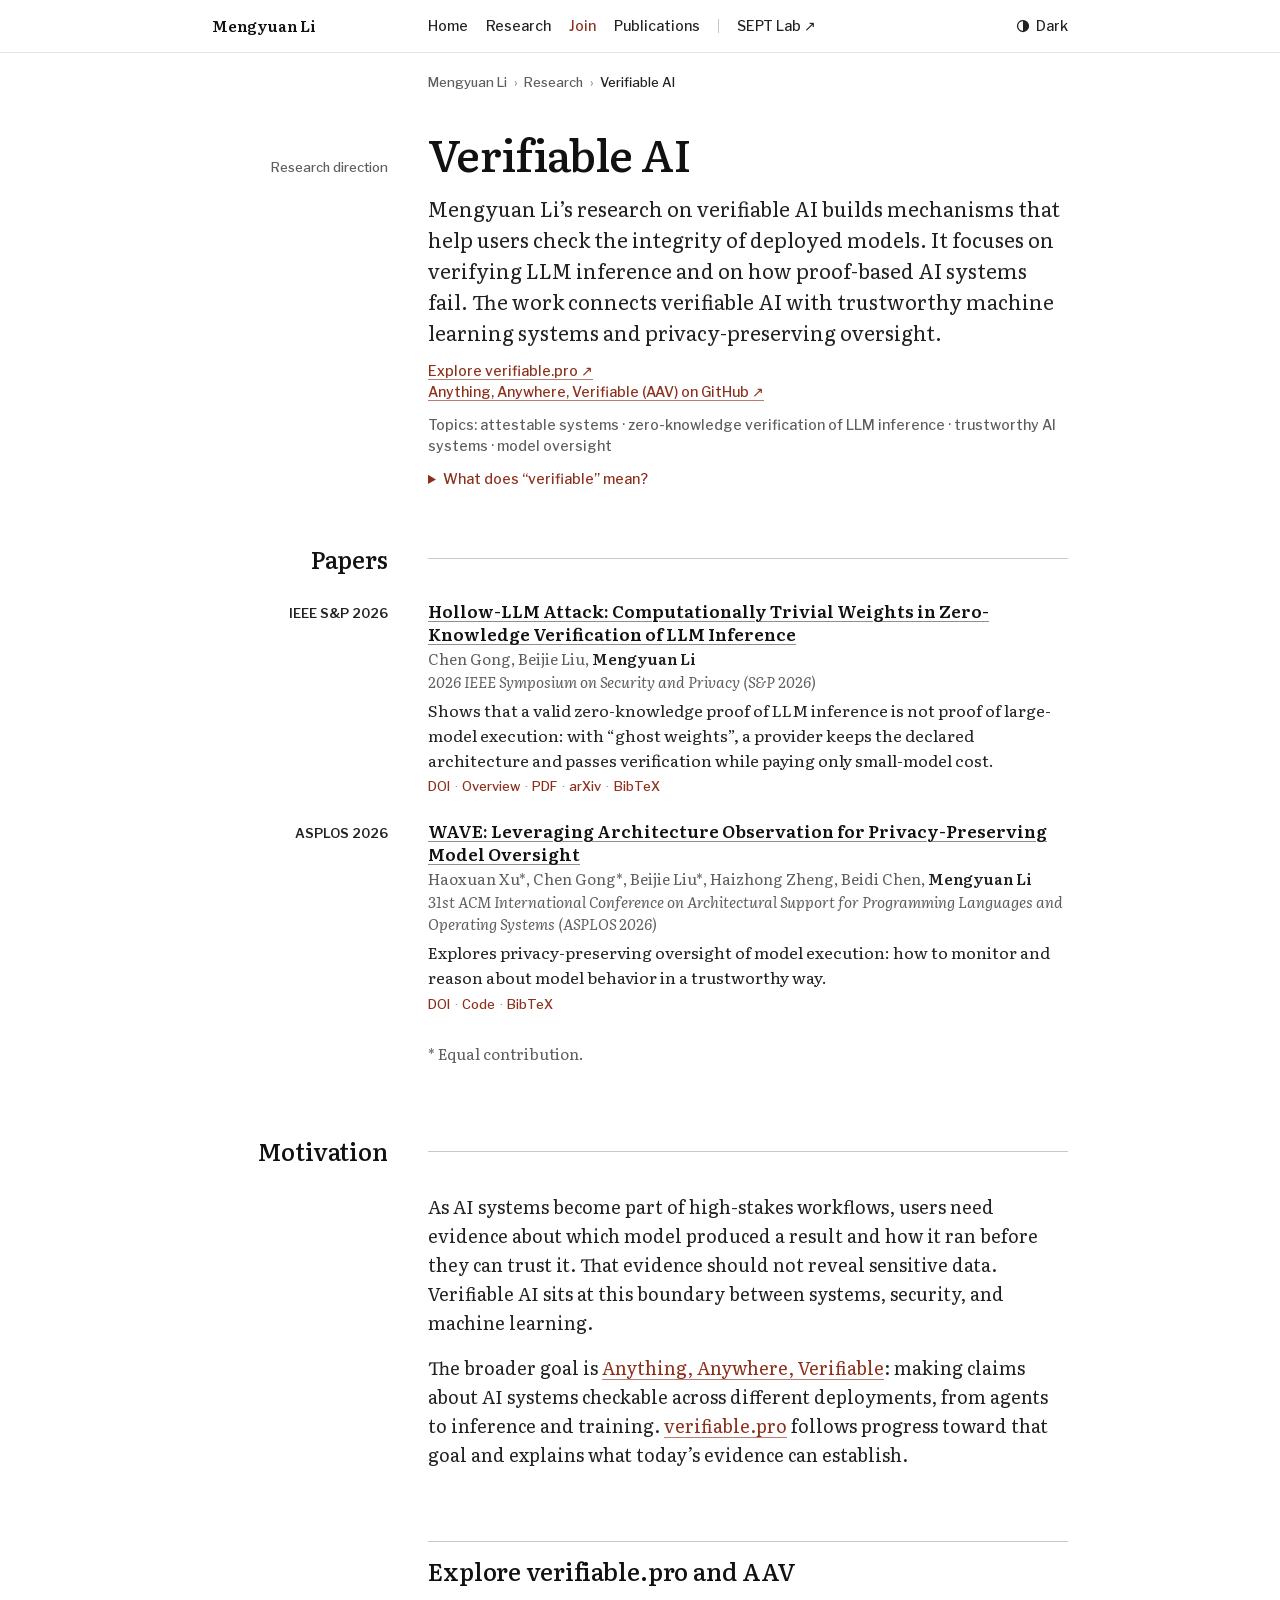
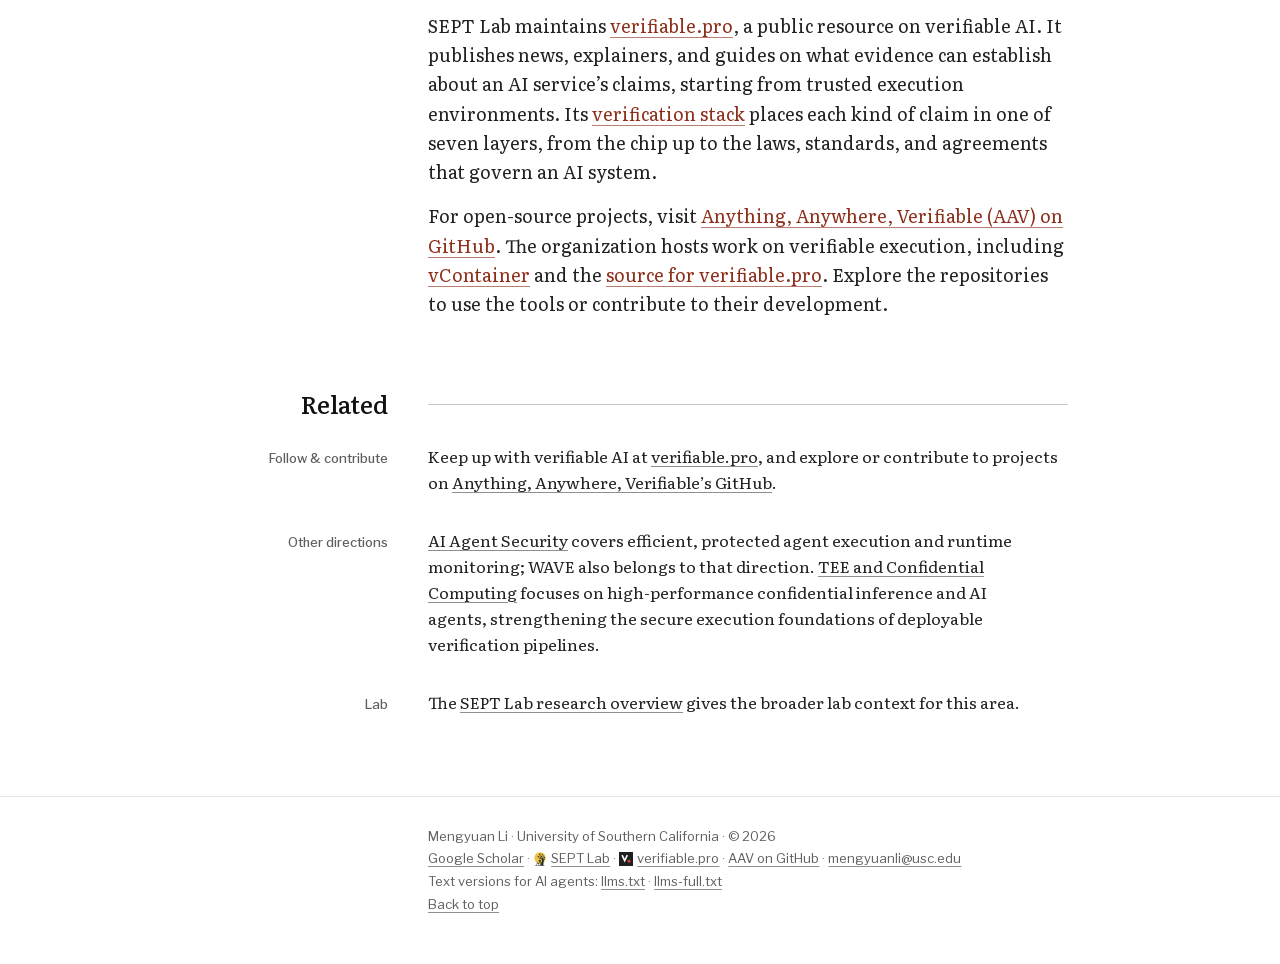
<file: verifiable-ai.html>
<!DOCTYPE html>
<html lang="en">
<head>
<meta charset="utf-8">
<meta name="viewport" content="width=device-width, initial-scale=1">
<title>Verifiable AI Research | Mengyuan Li</title>
<meta name="description" content="Mengyuan Li’s verifiable AI research, with news and guides at verifiable.pro and open-source projects from Anything, Anywhere, Verifiable (AAV) on GitHub.">
<link rel="canonical" href="https://mengyuanli.com/verifiable-ai.html">
<link rel="alternate" type="text/markdown" title="LLM-friendly site index (llms.txt)" href="https://mengyuanli.com/llms.txt">
<link rel="alternate" type="text/markdown" title="Full site text for LLMs (llms-full.txt)" href="https://mengyuanli.com/llms-full.txt">
<meta property="og:title" content="Verifiable AI Research | Mengyuan Li">
<meta property="og:description" content="Explore verifiable AI research, verifiable.pro, and Anything, Anywhere, Verifiable (AAV) on GitHub.">
<meta property="og:type" content="article">
<meta property="og:site_name" content="Mengyuan Li">
<meta property="og:url" content="https://mengyuanli.com/verifiable-ai.html">
<meta property="og:image" content="https://mengyuanli.com/files/mengyuan-480.jpg">
<meta property="og:image:width" content="480">
<meta property="og:image:height" content="480">
<meta property="og:image:alt" content="Portrait of Mengyuan Li">
<meta name="twitter:card" content="summary">
<meta name="theme-color" content="#ffffff" media="(prefers-color-scheme: light)">
<meta name="theme-color" content="#141414" media="(prefers-color-scheme: dark)">
<link rel="icon" href="assets/img/favicon.svg?v=3" type="image/svg+xml">
<link rel="icon" href="assets/img/favicon-32.png?v=3" sizes="32x32" type="image/png">
<link rel="apple-touch-icon" href="assets/img/apple-touch-icon.png?v=3">
<script>(function(){var d=document.documentElement;d.classList.add('js');try{var t=localStorage.getItem('theme');if(t==='light'||t==='dark'){d.setAttribute('data-theme',t);var c=t==='dark'?'#141414':'#ffffff',m=document.querySelectorAll('meta[name="theme-color"]');for(var i=0;i<m.length;i++)m[i].setAttribute('content',c);}}catch(e){}})();</script>
<link rel="stylesheet" href="assets/css/site.css?v=20261028">
<script src="assets/js/site.js" defer></script>
<script type="application/ld+json">
{"@context":"https://schema.org","@graph":[
{"@type":"WebPage","@id":"https://mengyuanli.com/verifiable-ai.html#webpage","url":"https://mengyuanli.com/verifiable-ai.html","name":"Verifiable AI Research | Mengyuan Li","description":"Mengyuan Li’s verifiable AI research, with news and guides at verifiable.pro and open-source projects from Anything, Anywhere, Verifiable (AAV) on GitHub.","inLanguage":"en","dateModified":"2026-11-08","isPartOf":{"@id":"https://mengyuanli.com/#website"},"breadcrumb":{"@id":"https://mengyuanli.com/verifiable-ai.html#breadcrumb"},"author":{"@id":"https://mengyuanli.com/#person"},"about":[{"@id":"https://mengyuanli.com/#person"},{"@type":"Thing","name":"Verifiable AI"},{"@type":"Thing","name":"Zero-knowledge verification of LLM inference"},{"@type":"Thing","name":"Privacy-preserving model oversight"}],"keywords":"verifiable AI, AI verification, zero-knowledge verification of LLM inference, trustworthy AI systems, model oversight","mentions":[{"@type":"ScholarlyArticle","@id":"https://mengyuanli.com/#hollow-llm-sp26","name":"Hollow-LLM Attack: Computationally Trivial Weights in Zero-Knowledge Verification of LLM Inference"},{"@type":"ScholarlyArticle","@id":"https://mengyuanli.com/#wave-asplos26","name":"WAVE: Leveraging Architecture Observation for Privacy-Preserving Model Oversight"},{"@id":"https://verifiable.pro/#website"},{"@type":"Organization","name":"Anything, Anywhere, Verifiable","alternateName":"AAV","url":"https://github.com/Anything-Anywhere-Verifiable"}],"relatedLink":["https://verifiable.pro/","https://verifiable.pro/topics/","https://septlab.com/research.html","https://github.com/Anything-Anywhere-Verifiable"]},
{"@type":"BreadcrumbList","@id":"https://mengyuanli.com/verifiable-ai.html#breadcrumb","itemListElement":[{"@type":"ListItem","position":1,"name":"Mengyuan Li","item":"https://mengyuanli.com/"},{"@type":"ListItem","position":2,"name":"Research","item":"https://mengyuanli.com/#research"},{"@type":"ListItem","position":3,"name":"Verifiable AI","item":"https://mengyuanli.com/verifiable-ai.html"}]}
]}
</script>
</head>
<body id="top">
<a class="skip" href="#main">Skip to content</a>

<header class="site-header">
  <div class="wrap">
    <a class="brand" href="./">Mengyuan Li</a>
    <nav class="nav is-short" aria-label="Main">
      <ul role="list">
        <li><a href="./">Home</a></li>
        <li><a href="./#research">Research</a></li>
        <li><a class="hl" href="./#join">Join</a></li>
        <li><a href="./#publications">Publications</a></li>
      </ul>
      <ul class="nav-ext" role="list">
        <li><a href="https://septlab.com/">SEPT Lab<span aria-hidden="true">&nbsp;↗</span></a></li>
      </ul>
    </nav>
    <button class="theme-toggle" type="button">
      <svg width="14" height="14" viewBox="0 0 16 16" aria-hidden="true" focusable="false"><circle cx="8" cy="8" r="6.25" fill="none" stroke="currentColor" stroke-width="1.5"/><path d="M8 1.75a6.25 6.25 0 0 1 0 12.5z" fill="currentColor"/></svg>
      <span class="to-dark"><span class="sr">Switch to </span><span class="lbl">Dark</span><span class="sr"> theme</span></span>
      <span class="to-light"><span class="sr">Switch to </span><span class="lbl">Light</span><span class="sr"> theme</span></span>
    </button>
  </div>
</header>

<nav class="crumbs wrap" aria-label="Breadcrumb"><ol role="list"><li><a href="./">Mengyuan Li</a></li><li><a href="./#research">Research</a></li><li aria-current="page">Verifiable AI</li></ol></nav>

<main id="main" class="wrap">

<header class="page-head m"><p class="side" data-export="skip">Research direction</p>
  <h1>Verifiable AI</h1>
  <p class="lede">Mengyuan Li’s research on verifiable AI builds mechanisms that help users check the integrity of deployed models. It focuses on verifying LLM inference and on how proof-based AI systems fail. The work connects verifiable AI with trustworthy machine learning systems and privacy-preserving oversight.</p>
  <p class="meta"><a href="https://verifiable.pro/">Explore verifiable.pro&nbsp;↗</a><br><a href="https://github.com/Anything-Anywhere-Verifiable">Anything, Anywhere, Verifiable (AAV) on GitHub&nbsp;↗</a></p>
  <p class="meta">Topics: attestable systems&nbsp;· zero-knowledge verification of LLM inference&nbsp;· trustworthy AI systems&nbsp;· model oversight</p>
  <details class="term-note">
          <summary>What does “verifiable” mean?</summary>
          <p>Here, <em>verifiable</em> means that a specific claim about an AI system can be checked using evidence. This includes <em>attestable</em> systems: <a href="https://www.rfc-editor.org/rfc/rfc9334.html">remote attestation</a> lets a verifier assess claims about the hardware and measured software state.</p>
          <p>The evidence applies to those claims under stated trust assumptions; it does not by itself prove that an AI answer is correct. Explore the <a href="https://verifiable.pro/topics/">verification stack at verifiable.pro</a> for the different claims each layer supports.</p>
        </details>
</header>

<section id="papers">
  <h2 class="sec">Papers</h2>
<ol class="pubs" role="list">
<li id="hollow-llm-sp26"><span class="tag" data-export="skip">IEEE S&amp;P 2026</span>
  <cite><a href="https://doi.org/10.1109/SP63933.2026.00258">Hollow-LLM Attack: Computationally Trivial Weights in Zero-Knowledge Verification of LLM Inference</a></cite>
  <span class="au">Chen&nbsp;Gong, Beijie&nbsp;Liu, <b>Mengyuan&nbsp;Li</b></span>
  <span class="ve"><i>2026 IEEE Symposium on Security and Privacy&nbsp;(S&amp;P&nbsp;2026)</i></span>
  <p class="desc">Shows that a valid zero-knowledge proof of LLM inference is not proof of large-model execution: with “ghost weights”, a provider keeps the declared architecture and passes verification while paying only small-model cost.</p>
  <span class="ln"><a href="https://doi.org/10.1109/SP63933.2026.00258">DOI</a>&nbsp;· <a href="https://septlab.com/papers/hollow-llm.html">Overview</a>&nbsp;· <a href="files/hollow-llm.pdf">PDF</a>&nbsp;· <a href="https://arxiv.org/abs/2607.28884">arXiv</a>&nbsp;· <a href="files/hollow-llm.bib">BibTeX</a></span></li>
<li id="wave-asplos26"><span class="tag" data-export="skip">ASPLOS 2026</span>
  <cite><a href="https://doi.org/10.1145/3779212.3790247">WAVE: Leveraging Architecture Observation for Privacy-Preserving Model Oversight</a></cite>
  <span class="au">Haoxuan&nbsp;Xu*, Chen&nbsp;Gong*, Beijie&nbsp;Liu*, Haizhong&nbsp;Zheng, Beidi&nbsp;Chen, <b>Mengyuan&nbsp;Li</b></span>
  <span class="ve"><i>31st ACM International Conference on Architectural Support for Programming Languages and Operating Systems&nbsp;(ASPLOS&nbsp;2026)</i></span>
  <p class="desc">Explores privacy-preserving oversight of model execution: how to monitor and reason about model behavior in a trustworthy way.</p>
  <span class="ln"><a href="https://doi.org/10.1145/3779212.3790247">DOI</a>&nbsp;· <a href="https://github.com/sept-usc/Wave">Code</a>&nbsp;· <a href="files/bib/wave-asplos26.bib">BibTeX</a></span></li>
</ol>
<p class="col note">* Equal contribution.</p>
</section>

<section id="why">
  <h2 class="sec">Motivation</h2>
<div class="col prose">
  <p>As AI systems become part of high-stakes workflows, users need evidence about which model produced a result and how it ran before they can trust it. That evidence should not reveal sensitive data. Verifiable AI sits at this boundary between systems, security, and machine learning.</p>
  <p>The broader goal is <a href="https://github.com/Anything-Anywhere-Verifiable">Anything, Anywhere, Verifiable</a>: making claims about AI systems checkable across different deployments, from agents to inference and training. <a href="https://verifiable.pro/">verifiable.pro</a> follows progress toward that goal and explains what today’s evidence can establish.</p></div>
</section>

<section id="verifiable-pro">
  <h2 class="sec is-long">Explore verifiable.pro and AAV</h2>
<div class="col prose">
  <p>SEPT Lab maintains <a href="https://verifiable.pro/">verifiable.pro</a>, a public resource on verifiable AI. It publishes news, explainers, and guides on what evidence can establish about an AI service’s claims, starting from trusted execution environments. Its <a href="https://verifiable.pro/topics/">verification stack</a> places each kind of claim in one of seven layers, from the chip up to the laws, standards, and agreements that govern an AI system.</p>
  <p>For open-source projects, visit <a href="https://github.com/Anything-Anywhere-Verifiable">Anything, Anywhere, Verifiable (AAV) on GitHub</a>. The organization hosts work on verifiable execution, including <a href="https://github.com/Anything-Anywhere-Verifiable/vContainer">vContainer</a> and the <a href="https://github.com/Anything-Anywhere-Verifiable/verifiable-pro">source for verifiable.pro</a>. Explore the repositories to use the tools or contribute to their development.</p></div>
</section>

<section id="related">
  <h2 class="sec">Related</h2>
<div class="m related"><span class="side">Follow &amp; contribute</span>
  <p>Keep up with verifiable AI at <a href="https://verifiable.pro/">verifiable.pro</a>, and explore or contribute to projects on <a href="https://github.com/Anything-Anywhere-Verifiable">Anything, Anywhere, Verifiable’s GitHub</a>.</p></div>
<div class="m related"><span class="side">Other directions</span>
  <p><a href="ai-agent-security.html">AI Agent Security</a> covers efficient, protected agent execution and runtime monitoring; WAVE also belongs to that direction. <a href="tee-confidential-computing.html">TEE and Confidential Computing</a> focuses on high-performance confidential inference and AI agents, strengthening the secure execution foundations of deployable verification pipelines.</p></div>
<div class="m related"><span class="side">Lab</span>
  <p>The <a href="https://septlab.com/research.html">SEPT Lab research overview</a> gives the broader lab context for this area.</p></div>
</section>

</main>

<footer class="site-footer">
  <div class="wrap"><div class="col">
    <p>Mengyuan Li&nbsp;· University of Southern California&nbsp;· © 2026</p>
    <nav aria-label="Footer"><p><a href="https://scholar.google.com/citations?user=cgjqyuoAAAAJ&amp;hl=en">Google Scholar</a>&nbsp;· <a href="https://septlab.com/"><img class="site-icon" src="assets/img/sept-lab.png" alt="" width="16" height="16">SEPT Lab</a>&nbsp;· <a href="https://verifiable.pro/"><img class="site-icon" src="assets/img/verifiable-pro.svg" alt="" width="16" height="16">verifiable.pro</a>&nbsp;· <a href="https://github.com/Anything-Anywhere-Verifiable" aria-label="Anything, Anywhere, Verifiable (AAV) on GitHub">AAV on GitHub</a>&nbsp;· <a href="mailto:mengyuanli@usc.edu">mengyuanli@usc.edu</a></p></nav>
    <p>Text versions for AI agents: <a href="llms.txt">llms.txt</a>&nbsp;· <a href="llms-full.txt">llms-full.txt</a></p>
    <p><a href="#top">Back to top</a></p>
  </div></div>
</footer>
</body>
</html>
</file>
<file: assets/css/site.css>
/* site.css: the one stylesheet for every page of https://mengyuanli.com/

   Look: a white page set like a printed CV. Labels, dates and venues hang in a left margin column;
   serif text (Literata) fills a text column of about 70 characters, and the two columns together
   are centred in the window; small apparatus (nav, labels, link rows, footer) is set in Libre
   Franklin. Structure comes from type, space and neutral hairlines only. One brick accent appears
   at text level (links, a small label, thin rules).
   No fills, tinted blocks, gradients, shadows or rounded boxes, in either theme.

   Contents
     1  Tokens: colours, fonts, grid (light, then dark)
     2  Base: reset, links, focus, utilities
     3  Page grid: .wrap, margin rows (.m + .side), text column (.col)
     4  Header: brand, main nav, external links, theme toggle
     5  Sections and running text
     6  Homepage: masthead, research, join, news, publications, teaching, service, contact
     7  Subpages: breadcrumb, page title, paper entries, project lists, course facts, tables, 404
     8  Footer (includes the Web-Stat counter rules, kept verbatim)
     9  Tablet and phone layouts
    10  Print

   Building blocks for new pages (copy the header, breadcrumb and footer markup from a subpage such as
   verifiable-ai.html; its footer has no Web-Stat counter, which stays on index.html only):
     .wrap                       centred page box; use on the header bar, <main> and the footer
     nav.nav.is-short            subpage nav: a few page links, then ul.nav-ext with the external link(s)
     h2.sec                      section head hanging in the margin, hairline across the text column
     h2.sec.is-long              long section head: sits in the text column under a hairline
     .col / .prose               text column / spaced paragraphs and bulleted lists inside it
     .m > .side + content        a row with a small label in the margin (dates, terms, categories)
     dl.facts > div.m > dt.side + dd     labelled facts (masthead rows, course logistics)
     ol.pubs > li > .tag, cite, .au, .ve, .aw, .nt, .ds, .desc, .ln     paper entries
     ul.items > li > h3, p, .topics, .ln  titled items (research directions, projects)
     .ln                         sans link row: <a>DOI</a>&nbsp;· <a>PDF</a>
     nav.crumbs > ol > li        breadcrumb line under the header
     header.page-head            subpage title block (h1, .lede, .meta; optional img.mark in the margin,
                                 black line art such as files/Shield.png, inverted in dark mode)
     .table-wrap > table.tbl     hairline table; add .tbl-wide to a long table: from tablet width it spans
                                 the margin and text columns, and on phones it scrolls sideways
                                 (put p.col.note.scroll-hint before it to say so on phones)
     .link-list                  vertical list of links (404 page)
   Lists styled without bullets need role="list" in the markup (Safari drops list semantics otherwise). */


/* 1  Tokens ================================================================================= */

/* Web fonts: the latin subsets of Libre Franklin and Literata, self-hosted in assets/fonts/ (SIL OFL 1.1,
   see assets/fonts/OFL.txt), so pages load no third-party CSS or fonts. Same weight ranges and
   unicode-range as the Google Fonts CSS they came from; other characters (→, ↗) use the fallbacks. */
@font-face {
  font-family: "Libre Franklin"; font-style: normal; font-weight: 400 700; font-display: swap;
  src: url("../fonts/libre-franklin-latin.woff2") format("woff2");
  unicode-range: U+0000-00FF, U+0131, U+0152-0153, U+02BB-02BC, U+02C6, U+02DA, U+02DC, U+0304, U+0308, U+0329, U+2000-206F, U+20AC, U+2122, U+2191, U+2193, U+2212, U+2215, U+FEFF, U+FFFD;
}
@font-face {
  font-family: "Literata"; font-style: normal; font-weight: 400 600; font-display: swap;
  src: url("../fonts/literata-latin.woff2") format("woff2");
  unicode-range: U+0000-00FF, U+0131, U+0152-0153, U+02BB-02BC, U+02C6, U+02DA, U+02DC, U+0304, U+0308, U+0329, U+2000-206F, U+20AC, U+2122, U+2191, U+2193, U+2212, U+2215, U+FEFF, U+FFFD;
}
@font-face {
  font-family: "Literata"; font-style: italic; font-weight: 400; font-display: swap;
  src: url("../fonts/literata-italic-latin.woff2") format("woff2");
  unicode-range: U+0000-00FF, U+0131, U+0152-0153, U+02BB-02BC, U+02C6, U+02DA, U+02DC, U+0304, U+0308, U+0329, U+2000-206F, U+20AC, U+2122, U+2191, U+2193, U+2212, U+2215, U+FEFF, U+FFFD;
}

:root {
  --bg: #ffffff;           /* page */
  --ink: #222222;          /* body text            15.9:1 on --bg */
  --ink-strong: #111111;   /* name, heads, titles  18.9:1 */
  --muted: #5e5e5e;        /* authors, venues, dates, labels  6.5:1 */
  --line: #8f8f8f;         /* underline of ink links, separator dots  3.2:1 */
  --rule: #e3e3e3;         /* hairlines: header, footer, years, tables (decorative) */
  --rule-strong: #c7c7c7;  /* section rules (decorative) */
  --accent: #8c2f1b;       /* brick, text level only  8.3:1 */
  --accent-line: #b87e72;  /* underline of brick links  3.4:1 */

  --serif: "Literata", Charter, "Iowan Old Style", "Palatino Linotype", Georgia, serif;
  --sans: "Libre Franklin", -apple-system, BlinkMacSystemFont, "Segoe UI", "Helvetica Neue", Arial, sans-serif;

  --side: 11rem;           /* margin column: section heads, dates, venues, labels */
  --gutter: 2.5rem;
  --measure: 40rem;        /* text column, about 70 characters */
  --indent: calc(var(--side) + var(--gutter));
  --pad: 2rem;             /* page side padding */
  --bar: 3.25rem;          /* height of the sticky header bar */
  color-scheme: light;
}

/* Dark: neutral near-black (R = G = B); the same brick hue, lightened for contrast */
@media (prefers-color-scheme: dark) {
  :root:not([data-theme="light"]) {
    --bg: #141414; --ink: #e2e2e2; --ink-strong: #f2f2f2; --muted: #a1a1a1; --line: #6e6e6e;
    --rule: #2b2b2b; --rule-strong: #444444; --accent: #d8705a; --accent-line: #9b594b;
    color-scheme: dark;
  }
}
:root[data-theme="dark"] {
  --bg: #141414; --ink: #e2e2e2; --ink-strong: #f2f2f2; --muted: #a1a1a1; --line: #6e6e6e;
  --rule: #2b2b2b; --rule-strong: #444444; --accent: #d8705a; --accent-line: #9b594b;
  color-scheme: dark;
}


/* 2  Base =================================================================================== */

*, *::before, *::after { box-sizing: border-box; }
html {
  -webkit-text-size-adjust: 100%; text-size-adjust: 100%;
  scroll-padding-top: calc(var(--bar) + 1.5rem);   /* anchor targets and focused elements clear the sticky bar */
}
@media (prefers-reduced-motion: no-preference) { html { scroll-behavior: smooth; } }
body {
  margin: 0; background: var(--bg); color: var(--ink);
  font-family: var(--serif); font-size: 1.125rem; line-height: 1.62;
  font-variant-numeric: oldstyle-nums;
}
:where(h1, h2, h3, h4, p, ol, ul, dl, dd, figure, blockquote, address) { margin: 0; }   /* zero specificity: any spacing rule wins */
h1, h2 { text-wrap: balance; }
h3, p, li, dd, cite { text-wrap: pretty; }
img { max-width: 100%; height: auto; }
address { font-style: normal; }
b, strong { font-weight: 600; }   /* the serif is loaded up to 600 */

a {
  color: var(--accent); text-decoration: underline; text-decoration-color: var(--accent-line);
  text-decoration-thickness: 1px; text-underline-offset: .2em;
}
a:hover { text-decoration-color: currentColor; }
:focus-visible { outline: 2px solid var(--accent); outline-offset: 3px; }

.sr { position: absolute; width: 1px; height: 1px; overflow: hidden; clip-path: inset(50%); white-space: nowrap; }
.nw { white-space: nowrap; }   /* identifiers such as AMD-SB-3036 never split */
.skip {
  position: absolute; left: 1rem; top: -4rem; z-index: 20; padding: .45rem .7rem;
  background: var(--bg); color: var(--accent); font: 600 .875rem/1.2 var(--sans);
}
.skip:focus { top: .6rem; outline-offset: 0; }


/* 3  Page grid ============================================================================== */

/* The page box holds [margin column | gutter | text column] and is centred in the window (920 px wide
   on desktop, padding included). The header bar uses the same box: the brand starts at the margin
   column and the theme toggle ends at the right edge of the text column. */
.wrap {
  max-width: calc(var(--indent) + var(--measure) + 2 * var(--pad));
  margin: 0 auto; padding: 0 var(--pad);
}
.m {
  display: grid; grid-template-columns: var(--side) minmax(0, var(--measure));
  column-gap: var(--gutter); align-items: baseline;
}
.m > * { grid-column: 2; min-width: 0; }
.m > .side { grid-column: 1; grid-row: 1 / span 4; text-align: right; }
.side {
  color: var(--muted); font: 500 .8125rem/1.45 var(--sans);
  font-variant-numeric: lining-nums tabular-nums;
}
h3.side { color: var(--ink-strong); font-size: .875rem; font-weight: 600; line-height: 1.4; text-wrap: balance; }
.col { margin-left: var(--indent); max-width: var(--measure); }


/* 4  Header ================================================================================= */

.site-header {
  position: sticky; top: 0; z-index: 10;
  background: var(--bg); border-bottom: 1px solid var(--rule);
}
.site-header .wrap { display: flex; align-items: center; min-height: var(--bar); }
.brand {
  flex: 0 0 var(--side); margin-right: var(--gutter); color: var(--ink-strong);
  font: 600 .9375rem/1.2 var(--serif); text-decoration: none;
}
.brand:hover { color: var(--accent); }
.nav { display: flex; align-items: center; min-width: 0; margin-right: .5rem; }
.nav ul { display: flex; flex-wrap: wrap; gap: 0 1.125rem; padding: 0; list-style: none; }
.nav a {
  display: block; padding: .6rem 0; color: var(--ink);
  font: 500 .875rem/1.2 var(--sans); text-decoration: none;
}
.nav a:hover, .nav a.hl { color: var(--accent); }
.nav a:hover { text-decoration: underline; text-decoration-color: var(--accent-line); }
.nav a[aria-current="page"] { color: var(--ink-strong); text-decoration: underline; text-decoration-color: var(--line); }
/* External sites after a thin divider, in the short nav of subpages (<nav class="nav is-short">),
   which has room for them at every width. The homepage bar has none: its masthead, sections and
   footer link SEPT Lab and verifiable.pro. */
.nav .nav-ext { display: none; align-items: center; margin-left: 1.125rem; }
.nav .nav-ext::before { content: ""; height: .875rem; border-left: 1px solid var(--rule-strong); }   /* the list gap spaces it */
.nav.is-short .nav-ext { display: flex; }

/* Theme toggle: plain text and a 14 px icon. Hidden without JavaScript (the .js class comes from the
   inline script in <head>). Its visible label and accessible name follow the active theme. */
.theme-toggle {
  display: none; flex: none; margin-left: auto; align-items: center; gap: .4rem;
  padding: .55rem 0 .55rem .5rem; border: 0; background: none; color: var(--ink);
  font: 500 .875rem/1.2 var(--sans); cursor: pointer;
}
.js .theme-toggle { display: inline-flex; }
.theme-toggle:hover { color: var(--accent); }
.theme-toggle svg { flex: none; }
.theme-toggle .to-light { display: none; }
:root[data-theme="dark"] .theme-toggle .to-dark { display: none; }
:root[data-theme="dark"] .theme-toggle .to-light { display: inline; }
@media (prefers-color-scheme: dark) {
  :root:not([data-theme="light"]) .theme-toggle .to-dark { display: none; }
  :root:not([data-theme="light"]) .theme-toggle .to-light { display: inline; }
}


/* 5  Sections and running text ============================================================== */

main > section, main > .section { margin-top: 4.5rem; }
/* Section head: serif text right-aligned in the margin, neutral hairline across the text column */
.sec {
  display: grid; grid-template-columns: var(--side) minmax(0, var(--measure)); column-gap: var(--gutter);
  align-items: center; justify-items: end; margin-bottom: 1.6rem;
  color: var(--ink-strong); font-size: 1.5rem; font-weight: 500; line-height: 1.2; letter-spacing: -.005em;
}
.sec::after { content: ""; justify-self: stretch; border-top: 1px solid var(--rule-strong); }
/* Long head (subpages): in the text column, under the hairline */
.sec.is-long {
  display: block; margin-left: var(--indent); max-width: var(--measure);
  padding-top: .9rem; border-top: 1px solid var(--rule-strong);
}
.sec.is-long::after { content: none; }
/* A small brick note under a margin head, e.g. "Recruiting for Fall 2027" */
.sec-note {
  width: var(--side); margin: -.95rem 0 1.5rem; text-align: right;
  color: var(--accent); font: 600 .8125rem/1.4 var(--sans);
}
.prose p + p, .prose p + ul, .prose p + ol, .prose ul + p, .prose ol + p { margin-top: .85em; }
.prose ul, .prose ol { padding-left: 1.3em; }
.prose li + li { margin-top: .35em; }
.prose li::marker { color: var(--muted); }
.note { color: var(--muted); font-size: .9375rem; line-height: 1.5; }
/* Expandable terminology notes work with the keyboard and without JavaScript. */
.term-note { margin-top: .75rem; font-size: .9375rem; line-height: 1.6; }
.term-note summary { cursor: pointer; color: var(--accent); font: 500 .875rem/1.5 var(--sans); }
.term-note summary:hover { text-decoration: underline; text-underline-offset: .2em; }
.term-note[open] summary { margin-bottom: .5rem; }
.term-note p + p { margin-top: .6rem; }


/* 6  Homepage =============================================================================== */

/* Masthead. Source order = reading order: portrait, name, role, departments, recruiting, lede, facts */
.mast {
  display: grid; grid-template-columns: var(--side) minmax(0, var(--measure));
  column-gap: var(--gutter); padding-top: 3.5rem;
}
.mast > * { grid-column: 2; min-width: 0; }
.mast > .portrait { grid-column: 1; grid-row: 1 / span 3; align-self: start; }
.mast > .facts { grid-column: 1 / -1; }
.portrait { display: block; margin-top: .55rem; }
.portrait img { display: block; width: 100%; height: auto; aspect-ratio: 1 / 1; object-fit: cover; }
h1 {
  color: var(--ink-strong); font-size: clamp(2.25rem, 1.5rem + 2.4vw, 3.25rem); font-weight: 500;
  line-height: 1.04; letter-spacing: -.015em;
}
.role { margin-top: .8rem; color: var(--ink-strong); font-size: 1.125rem; line-height: 1.45; }
.depts { margin-top: .15rem; color: var(--muted); font-size: 1rem; line-height: 1.5; }
.depts a { color: inherit; text-decoration: none; }   /* underline on hover and focus only */
.depts a:hover, .depts a:focus-visible { color: var(--accent); text-decoration: underline; text-decoration-color: var(--accent-line); }
/* Recruiting: a brick run-in label and a bold first phrase, nothing more */
.recruit { margin-top: 1.35rem; font-size: 1.0625rem; line-height: 1.55; }
.recruit-label { margin-right: .2em; color: var(--accent); font: 700 .875rem/1 var(--sans); }
.recruit strong { color: var(--ink-strong); font-weight: 600; }
.lede { margin-top: 1.1rem; font-size: 1.25rem; line-height: 1.55; }
.mast > .facts { margin-top: 2.25rem; }
.facts .m + .m { margin-top: .45rem; }
.facts dd { font-size: 1rem; line-height: 1.55; }
/* Destination links in labelled rows are ink with a neutral underline, so brick points at recruiting */
.facts a, .related a, .contact a { color: var(--ink); text-decoration-color: var(--line); }
.facts a:hover, .related a:hover, .contact a:hover { color: var(--accent); text-decoration-color: currentColor; }
/* Brand icons beside the SEPT Lab and verifiable.pro links */
.site-icon { display: inline-block; width: 1.05em; height: 1.05em; margin-right: .35em; vertical-align: -.16em; }

/* Research */
.thrusts { margin-top: .85em; padding-left: 0; }   /* numbers hang in the gutter */
.thrusts li + li { margin-top: .4em; }
.thrusts li::marker { color: var(--muted); font-family: var(--sans); font-size: .85em; }
.dirs-row { margin-top: 2.25rem; }
.items { padding: 0; list-style: none; }
.items > li + li { margin-top: 1.6rem; }
.items h3 { color: var(--ink-strong); font-size: 1.1875rem; font-weight: 600; line-height: 1.35; }
.items h3 a { color: inherit; text-decoration-color: var(--line); }
.items h3 a:hover { color: var(--accent); text-decoration-color: currentColor; }
.items p { margin-top: .3rem; }
.items .topics { color: var(--muted); font-size: .9375rem; line-height: 1.5; }
.related { margin-top: 2rem; }
.sec + .related { margin-top: 0; }   /* subpages: a labelled row directly under a section head */
.related p { font-size: 1rem; }

/* Join */
.join .m + .m { margin-top: 1.75rem; }
.join .m p + p { margin-top: .85em; }
.join .after { margin-top: 1.75rem; }

/* News */
.news { padding: 0; list-style: none; }
.news li { font-size: 1.0625rem; line-height: 1.55; }
.news li + li { margin-top: .6rem; }
.news .side { font-weight: 400; }
.more { margin-top: .9rem; }
.more summary {
  display: inline-block; margin-left: var(--indent); padding: .3rem 0; cursor: pointer; list-style: none;
  color: var(--accent); font: 600 .8125rem/1.4 var(--sans);
}
.more summary:hover { text-decoration: underline; text-underline-offset: .2em; }
.more summary::-webkit-details-marker { display: none; }
.more summary::before {
  content: ""; display: inline-block; width: .42em; height: .42em; margin: 0 .6em .12em 0;
  border-right: 1.5px solid; border-bottom: 1.5px solid; transform: rotate(-45deg);
}
.more[open] summary::before { transform: rotate(45deg); }
.more > .news { margin-top: .9rem; }

/* Publications (also used for paper entries on subpages) */
.pubhead p { color: var(--muted); font-size: .9375rem; }
.pubhead .years { font: 500 .875rem/1.6 var(--sans); font-variant-numeric: lining-nums tabular-nums; }
.years a { text-decoration: none; }
.years a:hover { text-decoration: underline; }
h3.yr {
  display: grid; grid-template-columns: var(--side) minmax(0, var(--measure)); column-gap: var(--gutter);
  align-items: center; justify-items: end; margin: 3rem 0 1rem; color: var(--ink-strong);
  font-size: 1.25rem; font-weight: 500; line-height: 1.3; font-variant-numeric: lining-nums tabular-nums;
}
h3.yr::after { content: ""; justify-self: stretch; border-top: 1px solid var(--rule); }
.pubs {
  display: block; padding: 0; list-style: none;
}
.pubs > li {
  display: grid; grid-template-columns: var(--side) minmax(0, var(--measure));
  column-gap: var(--gutter); align-items: baseline;
}
.pubs > li > * { display: block; grid-column: 2; min-width: 0; }
.pubs > li > .tag { grid-column: 1; grid-row: 1 / span 6; text-align: right; }
.pubs > li + li { margin-top: 1.35rem; }
.pubs .tag { color: var(--ink); font: 600 .8125rem/1.4 var(--sans); }
.pubs .tag small { display: block; color: var(--muted); font-size: inherit; font-weight: 400; }
.pubs cite { color: var(--ink-strong); font-size: 1.0625rem; font-style: normal; font-weight: 600; line-height: 1.38; }
/* Preprints: listed last, with a quieter title and only the year in the margin */
.pubs > li.pre .tag { color: var(--muted); font-weight: 400; }
.pubs > li.pre cite { color: var(--ink); font-weight: 400; }
.pubs cite a { color: inherit; text-decoration-color: var(--line); }   /* subpages: the title links to the paper */
.pubs cite a:hover { color: var(--accent); text-decoration-color: currentColor; }
.au, .ve, .aw, .nt, .ds { font-size: .9375rem; line-height: 1.5; }
.au { margin-top: .15rem; color: var(--muted); }
.au b { color: var(--ink); font-weight: 600; }
.ve, .nt, .ds { color: var(--muted); }
.ar { white-space: nowrap; }
.aw { color: var(--accent); }
.aw strong { font-weight: 600; }
.aw a { color: inherit; }
.pubs .desc { margin-top: .3rem; font-size: 1rem; line-height: 1.55; }   /* subpages: one-sentence summary */
.ds a, .ln a { white-space: nowrap; }
/* Link row: one sans line of links to the paper; dots are bound to the item before them */
.ln { margin-top: .25rem; color: var(--line); font: 500 .8125rem/1.6 var(--sans); word-spacing: .12em; }
.ln a { text-decoration: none; word-spacing: normal; }
.ln a:hover { text-decoration: underline; text-decoration-color: currentColor; }
.pubs > li:target { position: relative; }
.pubs > li:target::before {
  content: ""; position: absolute; top: .2rem; bottom: .2rem; left: calc(var(--indent) - 1.1rem);
  border-left: 2px solid var(--accent);
}

/* Teaching, service, contact */
.teach { padding: 0; list-style: none; }
.teach > li + li { margin-top: 1.5rem; }
.teach .side { font-weight: 400; }
.teach h3 { color: var(--ink-strong); font-size: 1.0625rem; font-weight: 600; line-height: 1.4; }
.teach h3 a { color: inherit; text-decoration-color: var(--line); }
.teach h3 a:hover { color: var(--accent); text-decoration-color: currentColor; }
.teach p { margin-top: .25rem; font-size: 1rem; line-height: 1.6; }
.svc .m + .m { margin-top: 1.1rem; }
.svc p { font-size: 1rem; line-height: 1.6; }
.contact .m + .m { margin-top: .5rem; }


/* 7  Subpages =============================================================================== */

/* Breadcrumb line under the header: <nav class="crumbs wrap" aria-label="Breadcrumb"><ol role="list"> */
.crumbs ol {
  display: flex; flex-wrap: wrap; margin: 0 0 0 var(--indent); padding: 1.25rem 0 0; list-style: none;
  color: var(--muted); font: 500 .8125rem/1.5 var(--sans);
}
/* The separator ends the item before it, so a wrapped line never starts with "›" */
.crumbs li:not(:last-child)::after { content: "\203A"; content: "\203A" / ""; margin: 0 .5em; color: var(--line); }
.crumbs a { color: inherit; text-decoration: none; }
.crumbs a:hover { color: var(--accent); text-decoration: underline; text-decoration-color: var(--accent-line); }
.crumbs [aria-current="page"] { color: var(--ink); }

/* Page title block: <header class="page-head m"> h1, p.lede, p.meta; optional img.mark in the margin */
.page-head { padding-top: 2.25rem; }
.page-head h1 { font-size: clamp(2rem, 1.45rem + 1.6vw, 2.75rem); line-height: 1.1; }
.page-head .lede { margin-top: 1rem; }
.page-head .meta { margin-top: .75rem; color: var(--muted); font: 500 .875rem/1.5 var(--sans); }
.page-head > .mark { grid-column: 1; grid-row: 1 / span 3; justify-self: end; align-self: start; width: 5.5rem; }
/* .mark is black line art on transparent (files/Shield.png); dark mode inverts it to stay visible */
@media (prefers-color-scheme: dark) { :root:not([data-theme="light"]) .mark { filter: invert(1); } }
:root[data-theme="dark"] .mark { filter: invert(1); }
.page-head + section, .page-head + .section { margin-top: 3.5rem; }

/* Paper entries on subpages reuse ol.pubs (above); put the venue in .ve, add .desc for the summary.
   Project lists reuse ul.items (above) with an optional .ln link row. */
.items .ln { margin-top: .35rem; }

/* Course logistics reuse dl.facts with .m rows */
.facts { margin: 0; }

/* Default space between stacked blocks in a section; zero specificity, so any rule above wins */
:where(.col, .m, .pubs, .items, .facts, .table-wrap) + :where(.col, .m, .pubs, .items, .facts, .table-wrap) { margin-top: 1.75rem; }

/* Tables: hairlines only, no fills. Wrap each table:
   <div class="table-wrap" role="region" aria-label="Course schedule" tabindex="0"><table class="tbl tbl-wide"> */
.table-wrap { margin-left: var(--indent); max-width: var(--measure); overflow-x: auto; scroll-padding-inline: .5rem; }
/* From tablet width a wide table spans the margin and text columns, so it needs no scrolling */
@media (min-width: 48rem) { .table-wrap:has(> .tbl-wide) { margin-left: 0; max-width: calc(var(--indent) + var(--measure)); } }
.tbl {
  width: 100%; border-collapse: collapse; font-size: 1rem; line-height: 1.5;
  font-variant-numeric: lining-nums tabular-nums;
}
.tbl caption {
  caption-side: top; padding-bottom: .5rem; text-align: left;
  color: var(--muted); font: 500 .8125rem/1.4 var(--sans);
}
.tbl th, .tbl td { padding: .55rem 1rem .55rem 0; border-bottom: 1px solid var(--rule); text-align: left; vertical-align: top; }
.tbl th:last-child, .tbl td:last-child { padding-right: 0; }
.tbl thead th { border-bottom-color: var(--rule-strong); color: var(--muted); font: 600 .8125rem/1.4 var(--sans); }
.tbl tbody th { color: var(--ink-strong); font-weight: 600; }
.tbl .num { text-align: right; white-space: nowrap; }
.tbl-wide { min-width: 44rem; }   /* a wide table keeps its columns and scrolls inside .table-wrap on phones */
/* A one-line note before a wide table, shown on phones only, where the table scrolls sideways.
   While hidden it must not add the stacked-block space above the table. */
.scroll-hint { display: none; }
.scroll-hint + .table-wrap { margin-top: 0; }

/* 404 and other short messages: <section class="msg col"> h1, p, ul.link-list */
.msg { padding-top: 4rem; }
.msg h1 { font-size: clamp(2rem, 1.45rem + 1.6vw, 2.75rem); line-height: 1.1; }
.msg p { margin-top: 1rem; }
.link-list { margin-top: 1.25rem; padding: 0; list-style: none; }
.link-list li + li { margin-top: .4rem; }


/* 8  Footer ================================================================================= */

.site-footer { margin-top: 5rem; border-top: 1px solid var(--rule); }
.site-footer .col { padding: 1.75rem 0 3rem; color: var(--muted); font: 400 .8125rem/1.75 var(--sans); }
.site-footer a { color: var(--muted); text-decoration-color: var(--line); }
.site-footer a:hover { color: var(--accent); text-decoration-color: currentColor; }
/* Web-Stat counter: the owner's tuned 8 px placement, verbatim */
.footer-copyright { display: inline-block; position: relative; padding-right: 6px; white-space: nowrap; }
.footer-stat { display: inline-flex; align-items: center; justify-content: center; position: absolute; right: -2px; bottom: -1px; vertical-align: middle; width: 8px; height: 8px; overflow: hidden; line-height: 0; }
.footer-stat span, .footer-stat a, .footer-stat img, .footer-stat iframe { display: inline-block !important; width: 8px !important; height: 8px !important; max-width: 8px !important; max-height: 8px !important; object-fit: contain; }


/* 9  Tablet and phone ======================================================================= */

@media (min-width: 48rem) and (max-width: 63.99rem) {
  :root { --side: 9.5rem; --gutter: 1.75rem; }
  .brand { display: none; }
  .sec { font-size: 1.375rem; }
}

/* Phone: the margin folds into small labels above each item; the header scrolls away */
@media (max-width: 47.99rem) {
  :root { --side: 0px; --gutter: 0px; --pad: 1rem; }
  html { scroll-padding-top: 1rem; }
  body { font-size: 1.0625rem; line-height: 1.6; }
  .site-header { position: static; }
  .site-header .wrap { align-items: flex-end; padding-top: .3rem; padding-bottom: .3rem; }   /* toggle ends the last nav row, as in source order */
  .brand { display: none; }
  .nav { flex-wrap: wrap; column-gap: .75rem; }   /* a subpage's external link takes the next row when it must */
  .nav ul { gap: 0 .75rem; }
  .nav .nav-ext { margin-left: 0; }
  .nav .nav-ext::before { content: none; }
  .nav a { padding: .45rem 0; }
  /* icon-only toggle (its accessible name stays "Switch to Dark theme") so the nav needs two rows */
  .theme-toggle { gap: 0; min-width: 1.75rem; min-height: 2rem; justify-content: flex-end; padding: .3rem 0; }
  .theme-toggle .lbl { position: absolute; width: 1px; height: 1px; overflow: hidden; clip-path: inset(50%); white-space: nowrap; }

  .mast { grid-template-columns: auto minmax(0, 1fr); column-gap: 1rem; padding-top: 1.75rem; }
  .mast > *, .mast .role, .mast .depts { grid-column: 1 / -1; }
  .mast > .portrait { grid-column: 1; grid-row: 1; align-self: center; width: 4.75rem; margin: 0; }
  .mast .id { display: contents; }
  .mast h1 { grid-column: 2; grid-row: 1; align-self: center; font-size: clamp(1.875rem, 8.2vw, 2.25rem); }
  .role { margin-top: .9rem; font-size: 1.0625rem; }
  .depts { font-size: .9375rem; }
  .recruit { margin-top: 1rem; }
  .lede { margin-top: 1rem; font-size: 1.0625rem; line-height: 1.6; }
  .mast > .facts { margin-top: 1.5rem; }
  .facts .m + .m { margin-top: .7rem; }

  .m, .pubs > li { display: block; }
  .m > .side, .pubs > li > .tag { display: block; text-align: left; margin-bottom: .1rem; }
  main > section, main > .section { margin-top: 3.25rem; }
  .sec {
    grid-template-columns: auto minmax(0, 1fr); column-gap: .85rem; justify-items: start;
    margin-bottom: 1.1rem; font-size: 1.375rem;
  }
  .sec-note { width: auto; margin: -.6rem 0 1.1rem; text-align: left; }
  .thrusts { padding-left: 1.4em; }
  .news li + li { margin-top: .95rem; }
  h3.yr {
    grid-template-columns: auto minmax(0, 1fr); column-gap: .75rem; justify-items: start; margin: 2.25rem 0 .9rem;
  }
  .pubs .tag small { display: inline; }
  .pubs .tag small::before { content: "\00B7\00A0"; }
  .pubs > li:target::before { left: -.6rem; }
  /* touch: link rows and index lines get taller lines so each small target has room */
  .ln { line-height: 1.85; }
  .pubhead .years, .site-footer .col { line-height: 1.95; }
  .page-head { padding-top: 1.5rem; }
  .page-head > .mark { width: 4rem; margin: -1.1rem 0 -.25rem -1.1rem; }   /* offsets the PNG's transparent margin */
  .crumbs ol { padding-top: 1rem; }
  .scroll-hint { display: block; }
  .scroll-hint + .table-wrap { margin-top: .5rem; }
}


/* 10  Print ================================================================================= */

@media print {
  :root, :root[data-theme] {
    --bg: #ffffff; --ink: #000000; --ink-strong: #000000; --muted: #444444; --line: #888888;
    --rule: #cccccc; --rule-strong: #999999; --accent: #000000; --accent-line: #888888;
  }
  .site-header, .skip, .theme-toggle, .more summary, .crumbs { display: none; }
  body { font-size: 10.5pt; }
  a { color: inherit; text-decoration: none; }
}
</file>
